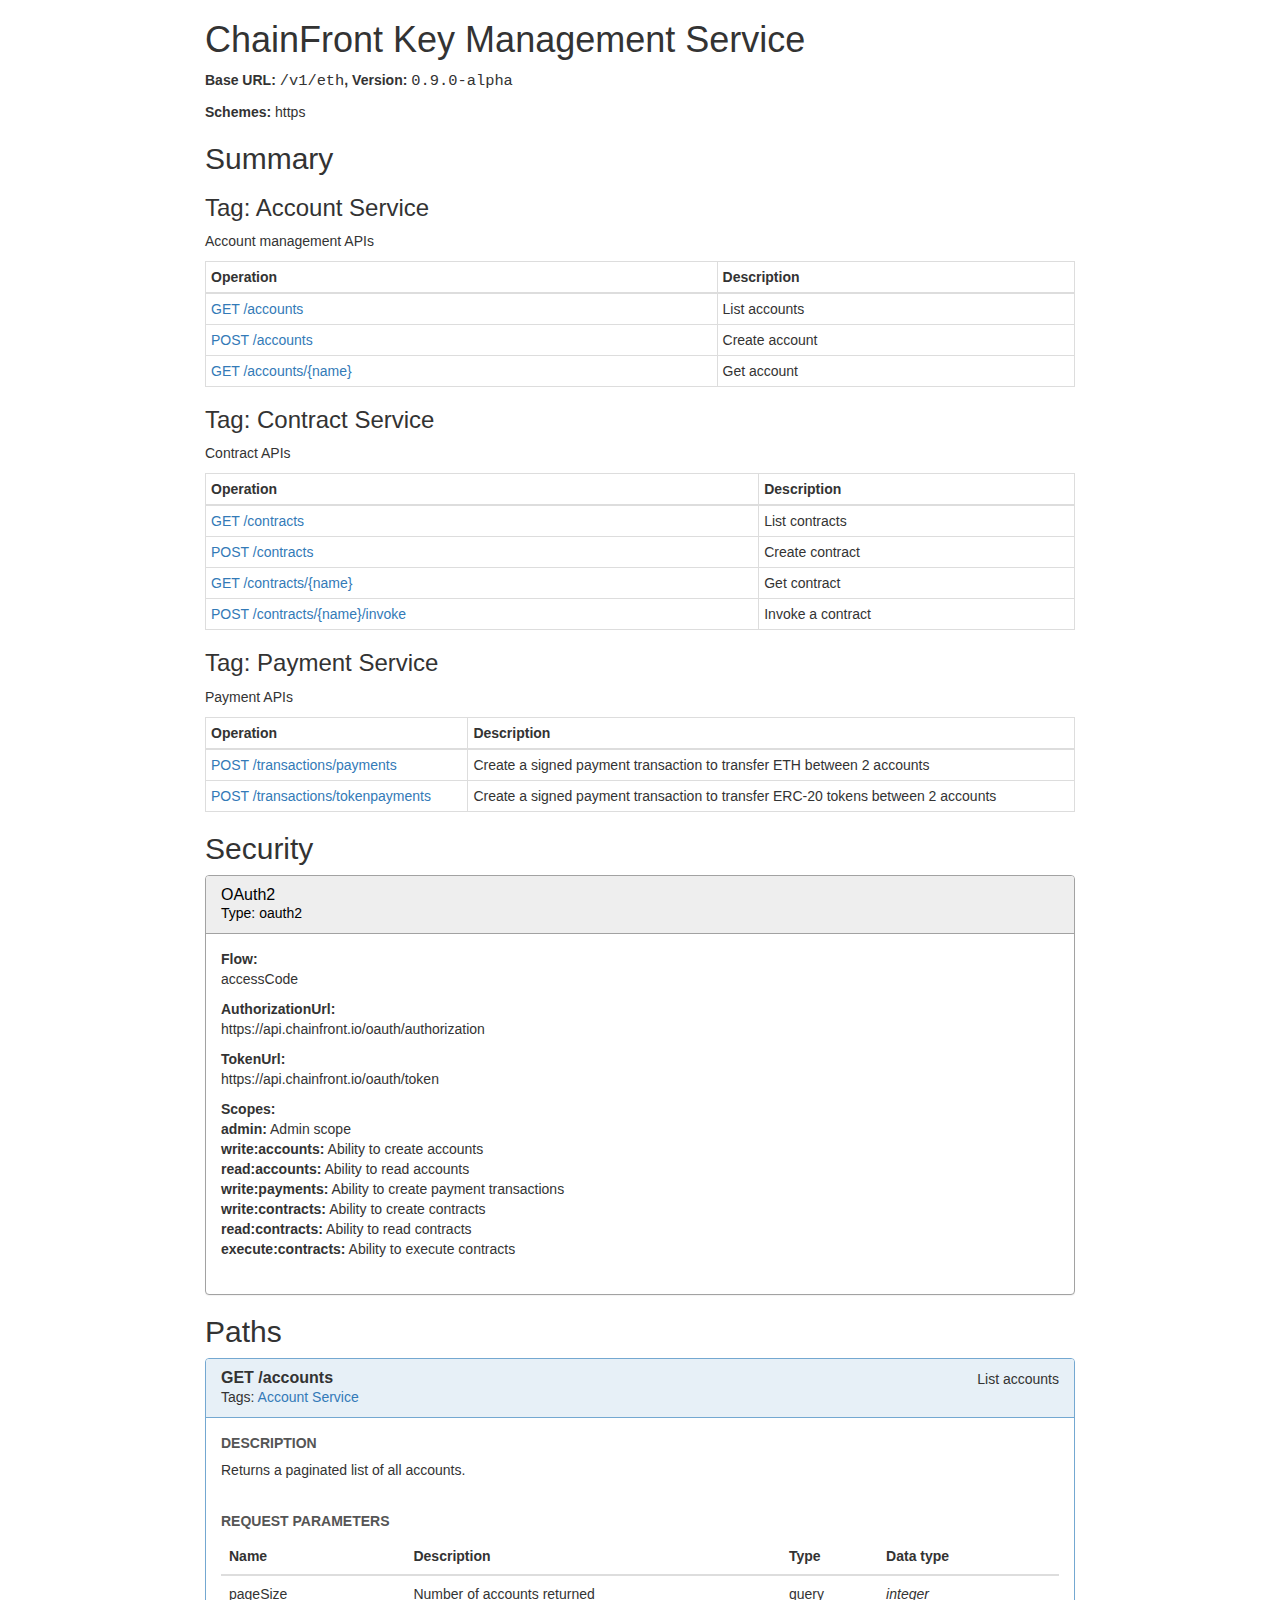
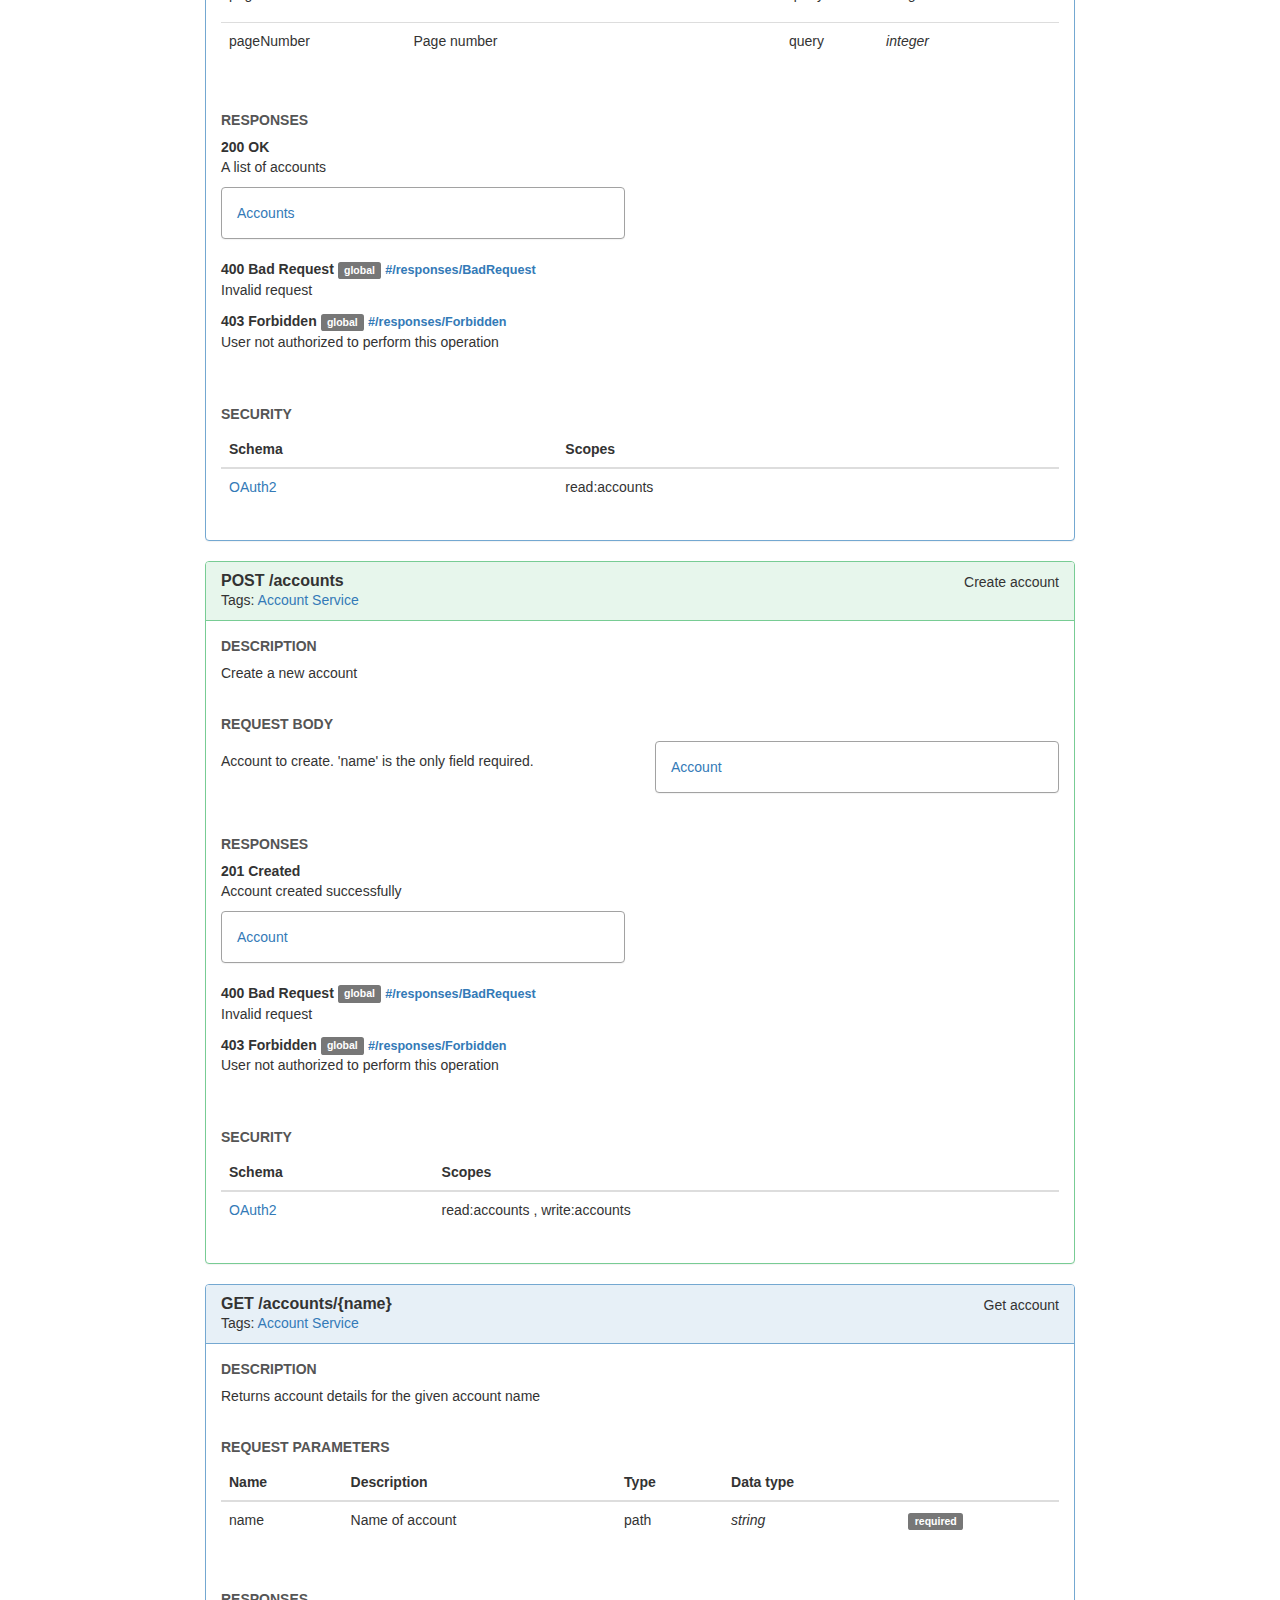
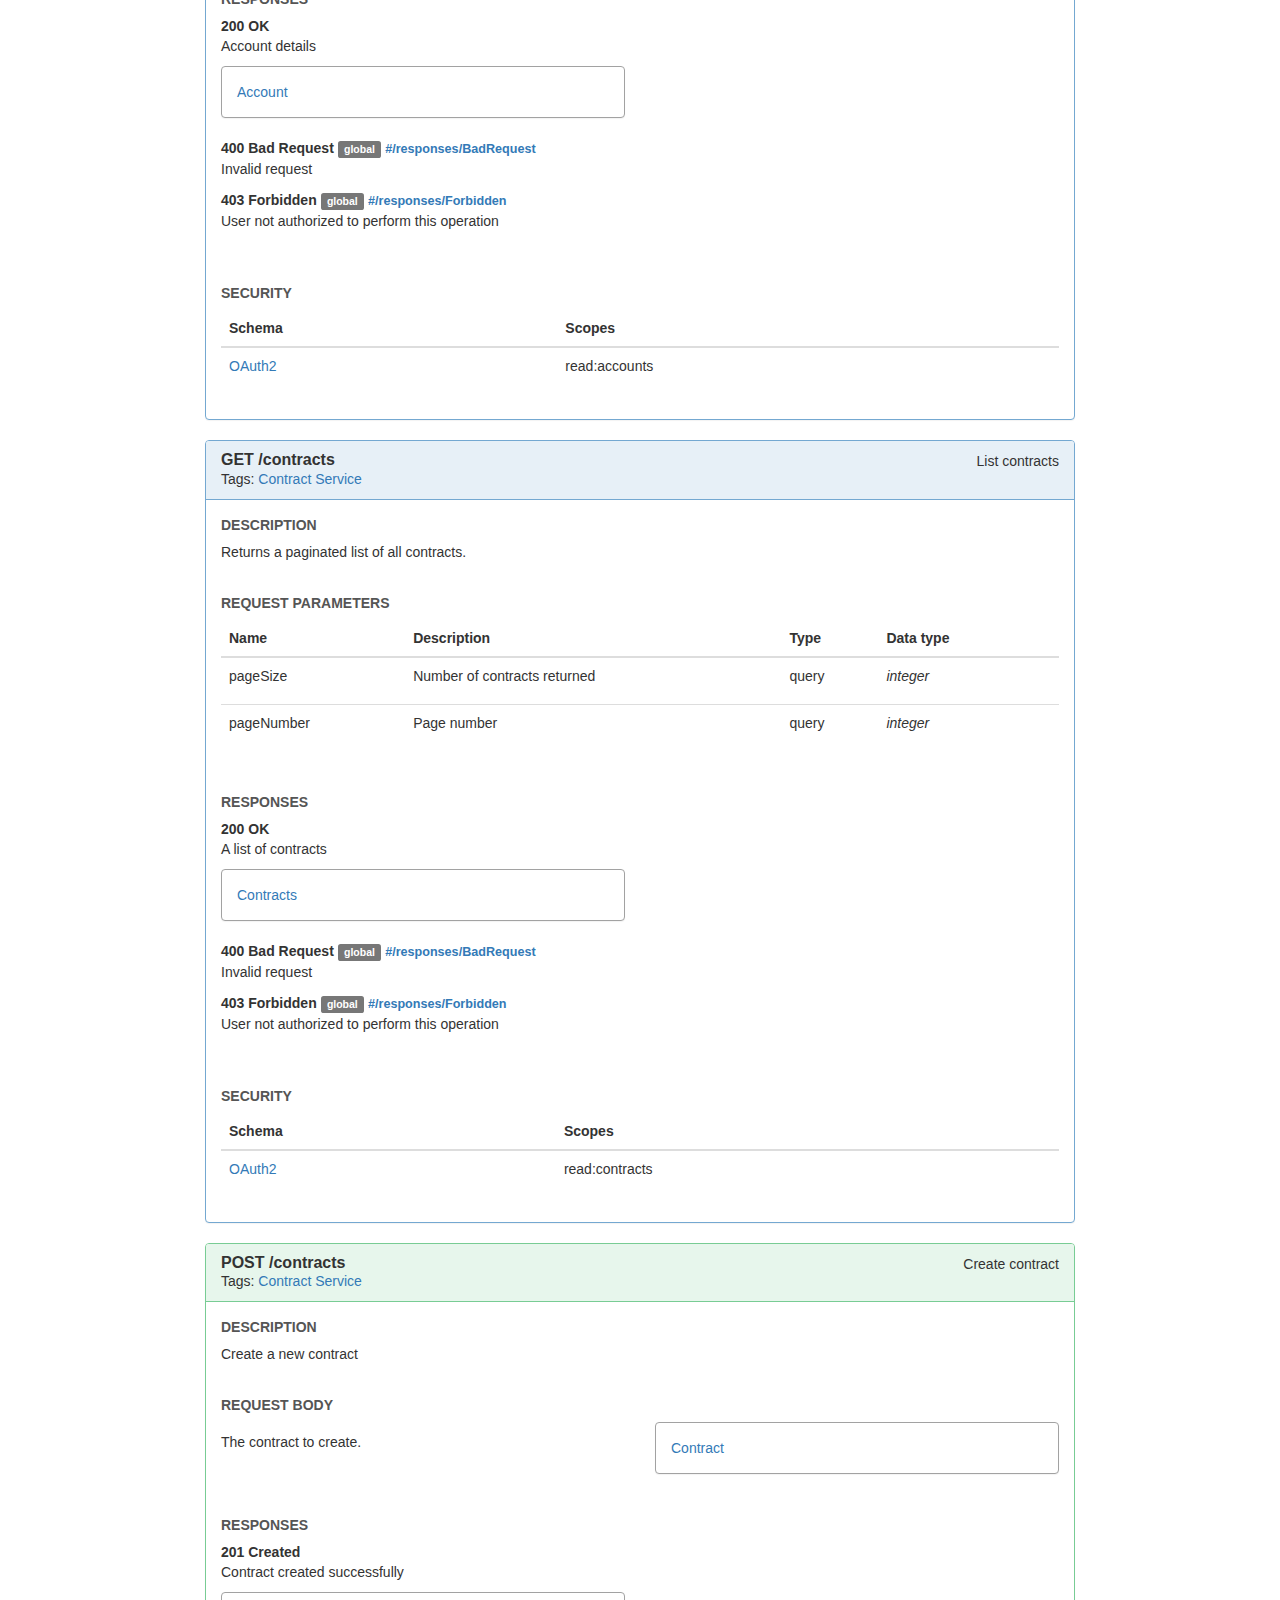
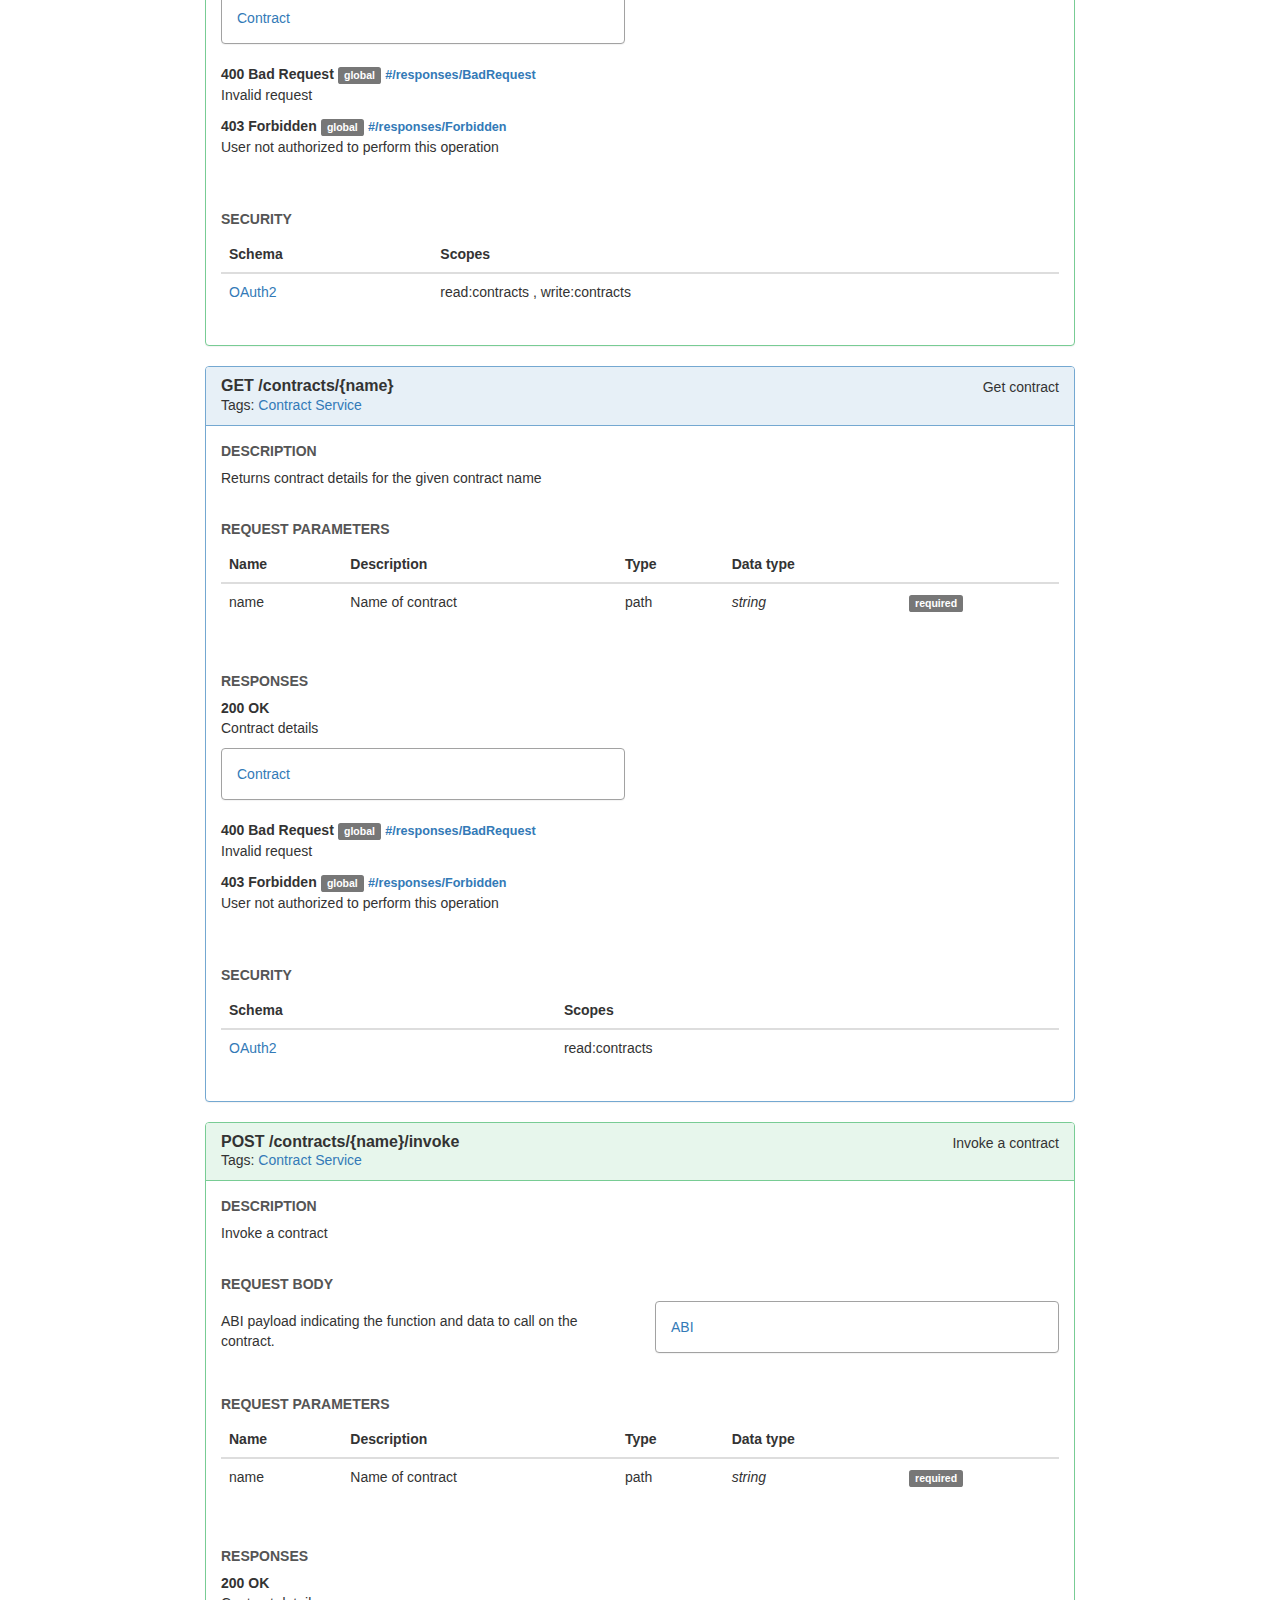
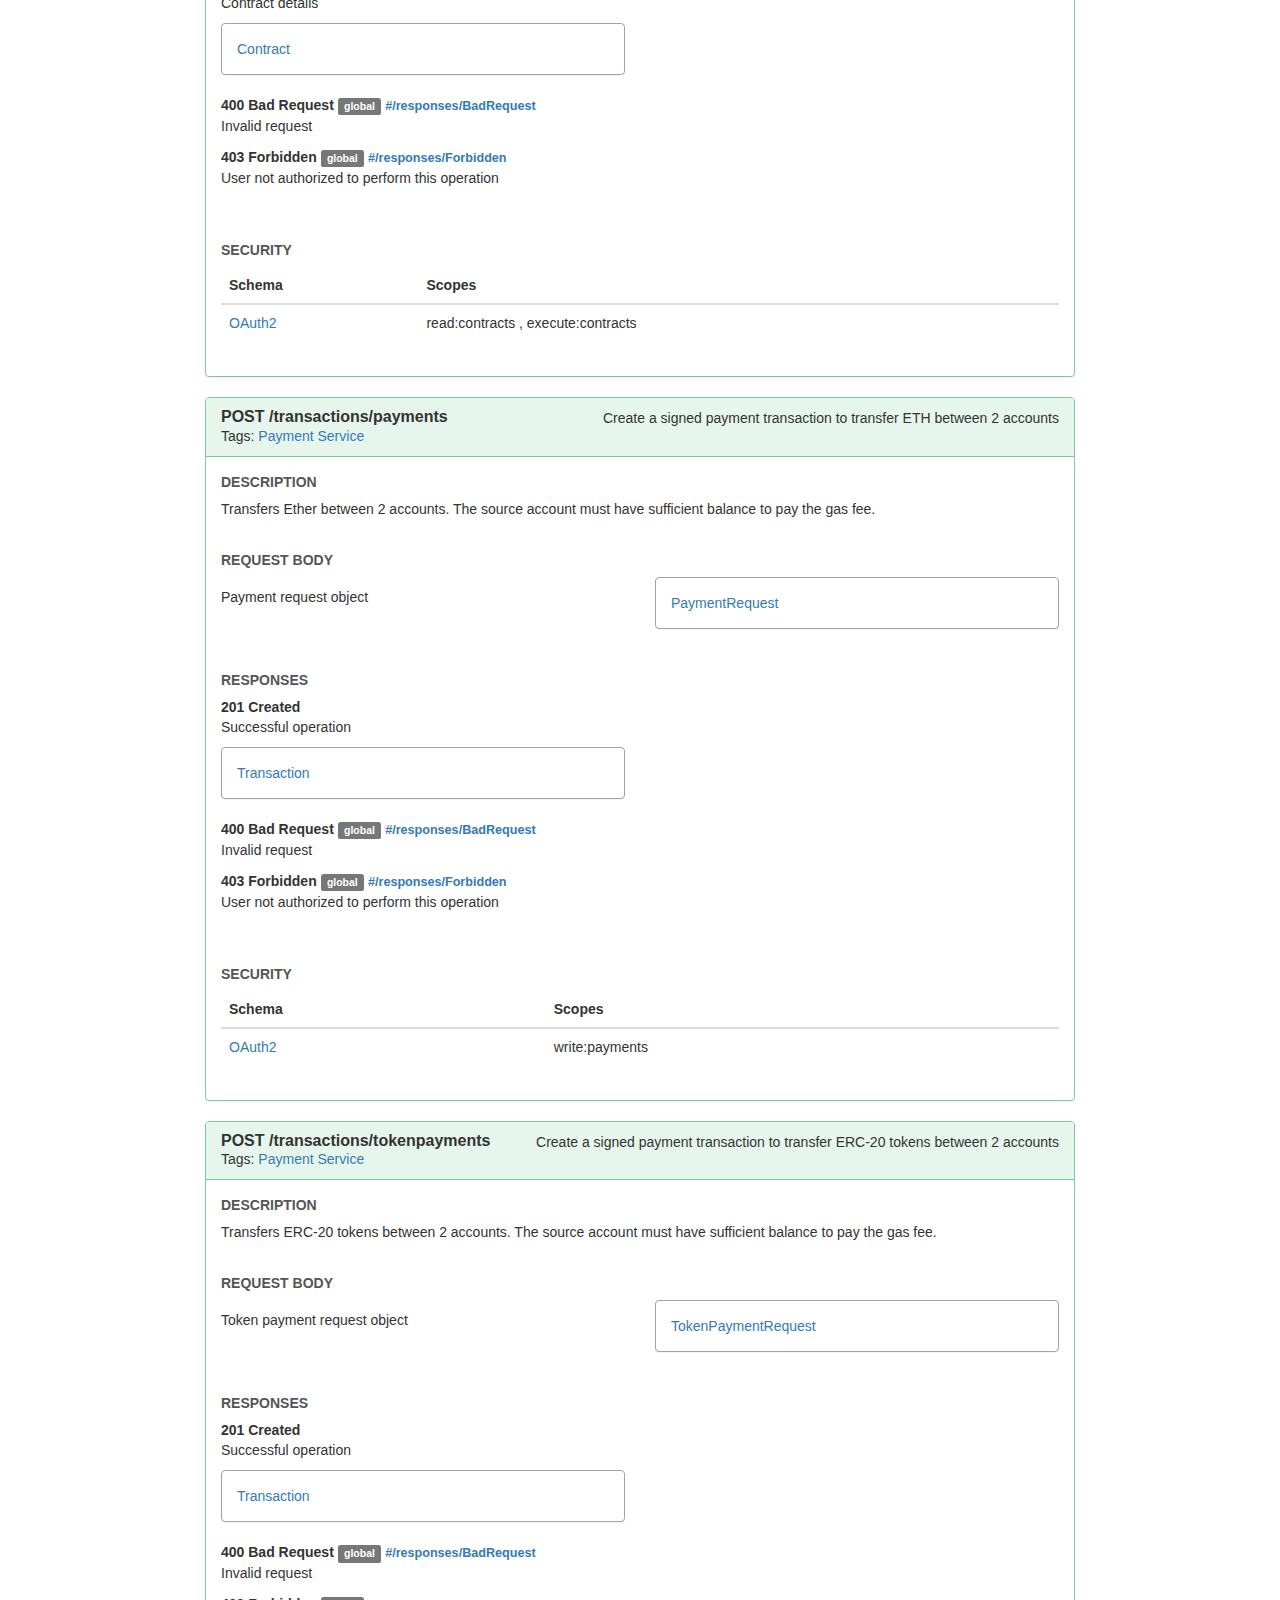
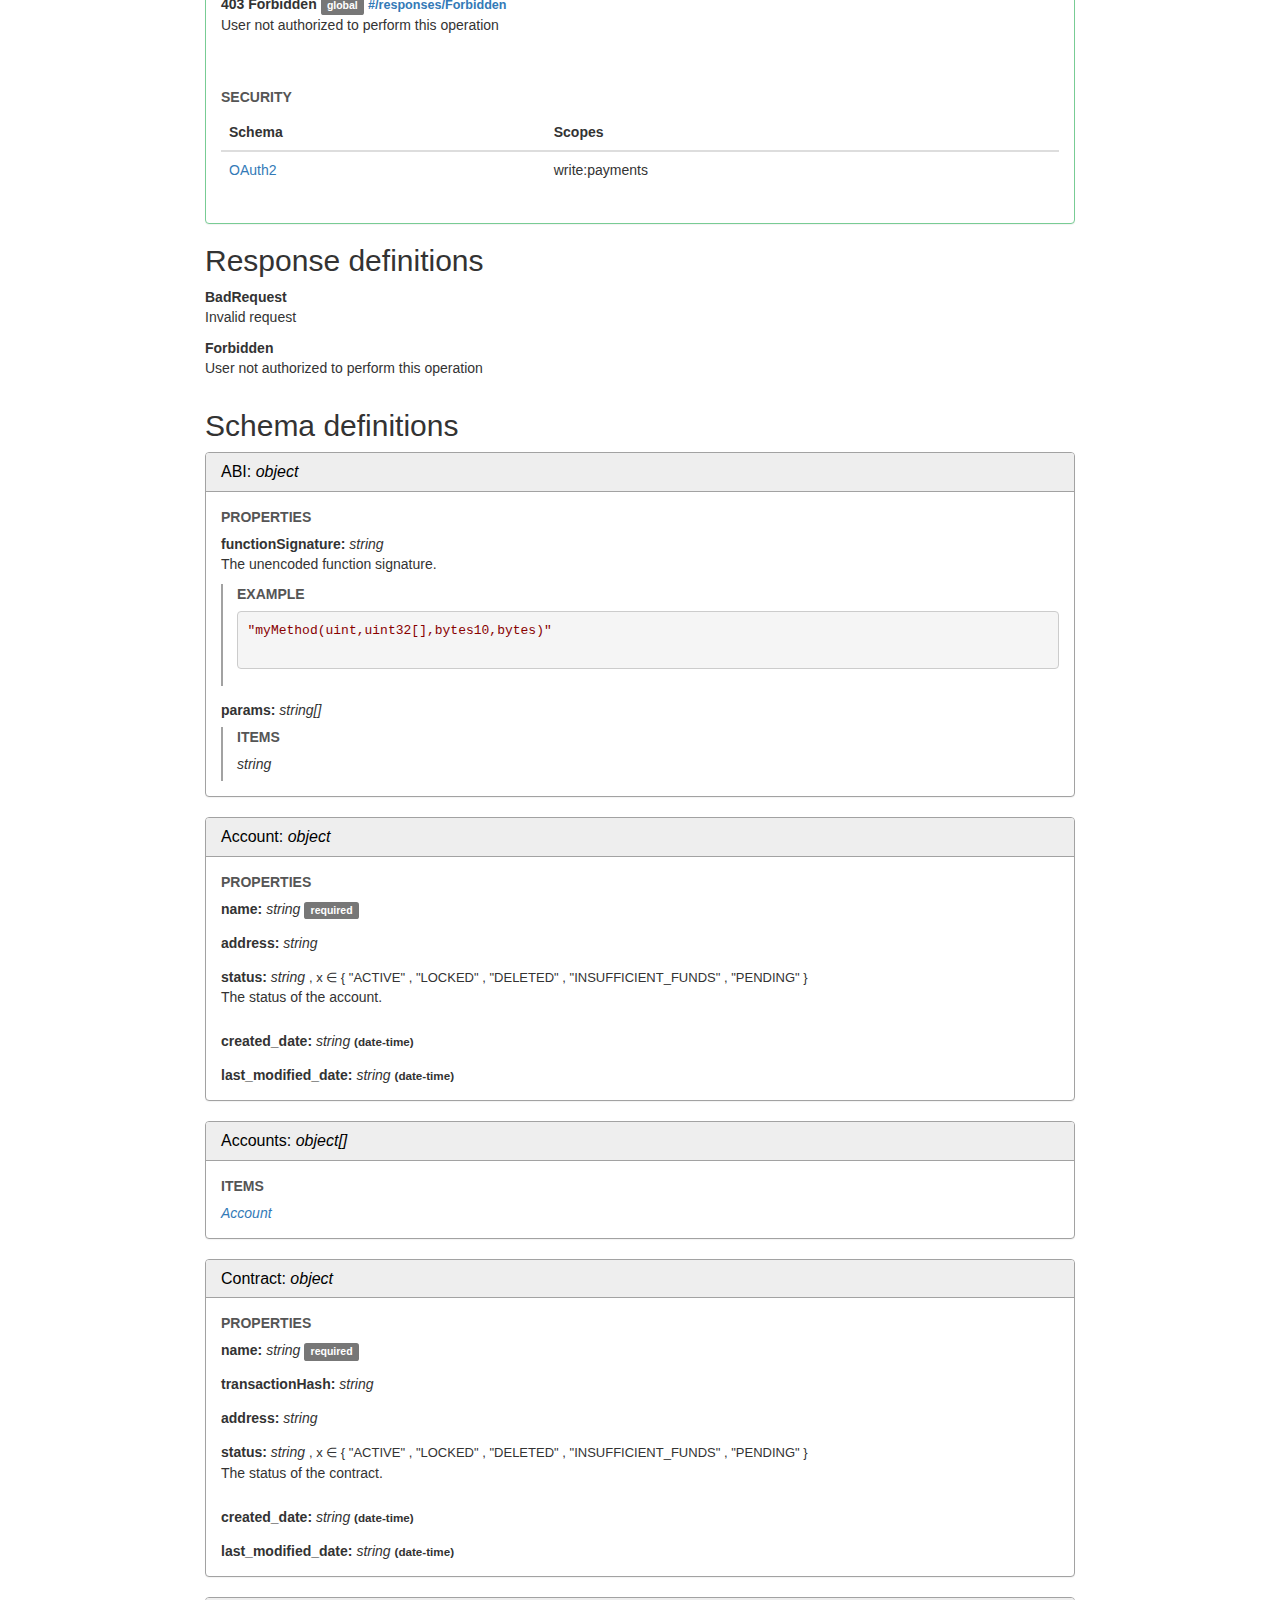
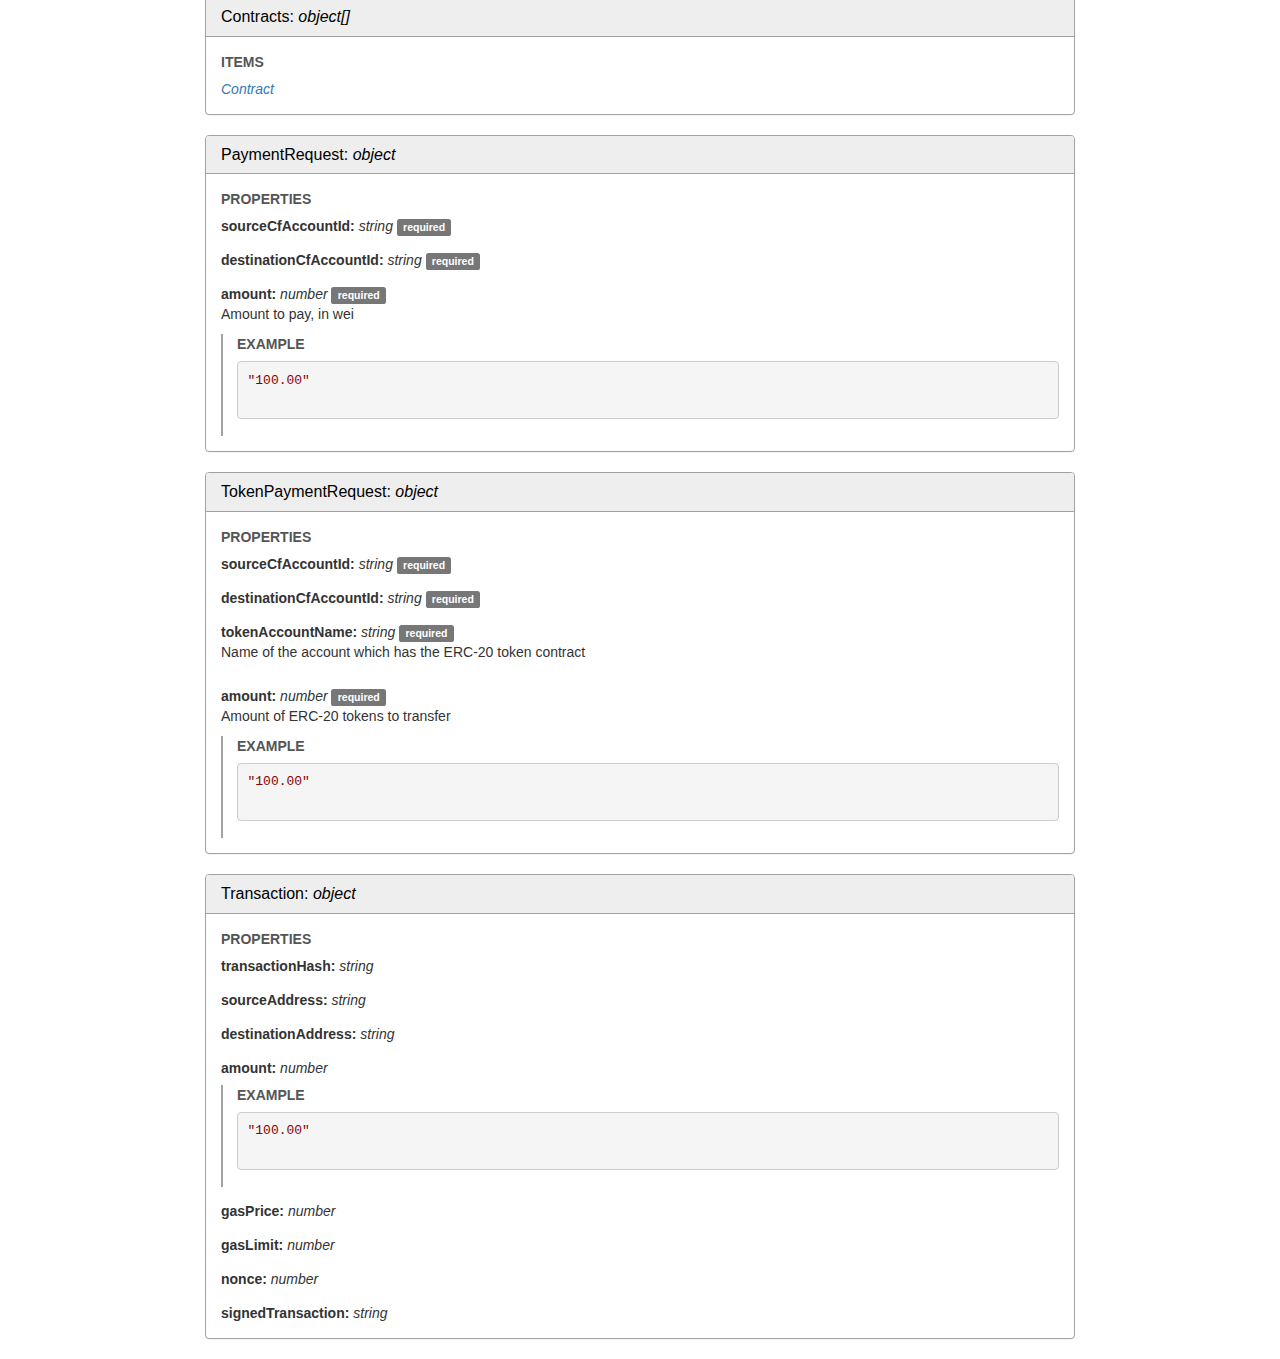
<file: src/main/docs/target/index.html>
<!--
  ~ Copyright (c) 2019 ChainFront LLC.
  ~
  ~ Licensed under the Apache License, Version 2.0 (the "License");
  ~ you may not use this file except in compliance with the License.
  ~ You may obtain a copy of the License at
  ~
  ~    http://www.apache.org/licenses/LICENSE-2.0
  ~
  ~ Unless required by applicable law or agreed to in writing, software
  ~ distributed under the License is distributed on an "AS IS" BASIS,
  ~ WITHOUT WARRANTIES OR CONDITIONS OF ANY KIND, either express or implied.
  ~ See the License for the specific language governing permissions and
  ~ limitations under the License.
  -->

<!DOCTYPE html>
<html>
    <head>
        <link rel="stylesheet" href="main.css">
        <meta charset="UTF-8">
        <title>ChainFront Key Management Service</title>
    </head>
    <body>
        <div class="container">
            <h1>ChainFront Key Management Service</h1>
            <p class="sw-info">
                Base URL: <span class="sw-info-basePath">/v1/eth</span>,
                Version: <span class="sw-info-version">0.9.0-alpha</span>
            </p>
            <p></p>


            <div id="sw-schemes" class="sw-default-value">
                <span class="sw-default-value-header">Schemes:</span>
                https
            </div>


            <h2 id="swagger--summary-tags">Summary</h2>
            <h3 id="tag-Account-Service" class="swagger-summary-tag">Tag: Account Service</h3>
            <p>Account management APIs</p>

            <p class="sw-tag-external-doc">
            </p>
            <table class="table table-bordered table-condensed swagger--summary">
                <thead>
                    <tr>
                        <th>Operation</th>
                        <th>Description</th>
                    </tr>
                </thead>
                <tbody>
                    <tr>
                        <td><a href="#operation--accounts-get">GET /accounts</a></td>
                        <td><p>List accounts</p>
                        </td>
                    </tr>
                    <tr>
                        <td><a href="#operation--accounts-post">POST /accounts</a></td>
                        <td><p>Create account</p>
                        </td>
                    </tr>
                    <tr>
                        <td><a href="#operation--accounts--name--get">GET /accounts/{name}</a></td>
                        <td><p>Get account</p>
                        </td>
                    </tr>
                </tbody>
            </table>
            <h3 id="tag-Contract-Service" class="swagger-summary-tag">Tag: Contract Service</h3>
            <p>Contract APIs</p>

            <p class="sw-tag-external-doc">
            </p>
            <table class="table table-bordered table-condensed swagger--summary">
                <thead>
                    <tr>
                        <th>Operation</th>
                        <th>Description</th>
                    </tr>
                </thead>
                <tbody>
                    <tr>
                        <td><a href="#operation--contracts-get">GET /contracts</a></td>
                        <td><p>List contracts</p>
                        </td>
                    </tr>
                    <tr>
                        <td><a href="#operation--contracts-post">POST /contracts</a></td>
                        <td><p>Create contract</p>
                        </td>
                    </tr>
                    <tr>
                        <td><a href="#operation--contracts--name--get">GET /contracts/{name}</a></td>
                        <td><p>Get contract</p>
                        </td>
                    </tr>
                    <tr>
                        <td><a href="#operation--contracts--name--invoke-post">POST /contracts/{name}/invoke</a></td>
                        <td><p>Invoke a contract</p>
                        </td>
                    </tr>
                </tbody>
            </table>
            <h3 id="tag-Payment-Service" class="swagger-summary-tag">Tag: Payment Service</h3>
            <p>Payment APIs</p>

            <p class="sw-tag-external-doc">
            </p>
            <table class="table table-bordered table-condensed swagger--summary">
                <thead>
                    <tr>
                        <th>Operation</th>
                        <th>Description</th>
                    </tr>
                </thead>
                <tbody>
                    <tr>
                        <td><a href="#operation--transactions-payments-post">POST /transactions/payments</a></td>
                        <td><p>Create a signed payment transaction to transfer ETH between 2 accounts</p>
                        </td>
                    </tr>
                    <tr>
                        <td><a href="#operation--transactions-tokenpayments-post">POST /transactions/tokenpayments</a>
                        </td>
                        <td><p>Create a signed payment transaction to transfer ERC-20 tokens between 2 accounts</p>
                        </td>
                    </tr>
                </tbody>
            </table>


            <h2>Security</h2>

            <div id="security-definition-OAuth2"
                 class="panel panel-security-definition panel-security-definition-oauth2">
                <div class="panel-heading">
                    <h3 class="panel-title"><span class="security-name">OAuth2</span></h3>
                    Type: oauth2
                </div>
                <div class="panel-body">
                    <section class="sw-security-properties">
                        <dl>
                            <dt class="security-property-name">Flow:</dt>
                            <dd class="security-property-type">
                                <div class="row">
                                    <div class="col-md-12"><p>accessCode</p></div>
                                </div>
                            </dd>
                            <dt class="security-property-name">AuthorizationUrl:</dt>
                            <dd class="security-property-type">
                                <div class="row">
                                    <div class="col-md-12"><p>https://api.chainfront.io/oauth/authorization</p></div>
                                </div>
                            </dd>
                            <dt class="security-property-name">TokenUrl:</dt>
                            <dd class="security-property-type">
                                <div class="row">
                                    <div class="col-md-12"><p>https://api.chainfront.io/oauth/token</p></div>
                                </div>
                            </dd>
                            <dt class="security-property-name">Scopes:</dt>
                            <dd class="security-property-type">
                                <div class="row">
                                    <div class="col-md-12"><strong>admin:</strong> Admin scope</div>
                                </div>
                            </dd>
                            <dd class="security-property-type">
                                <div class="row">
                                    <div class="col-md-12"><strong>write:accounts:</strong> Ability to create accounts
                                    </div>
                                </div>
                            </dd>
                            <dd class="security-property-type">
                                <div class="row">
                                    <div class="col-md-12"><strong>read:accounts:</strong> Ability to read accounts
                                    </div>
                                </div>
                            </dd>
                            <dd class="security-property-type">
                                <div class="row">
                                    <div class="col-md-12">
                                        <strong>write:payments:</strong> Ability to create payment transactions
                                    </div>
                                </div>
                            </dd>
                            <dd class="security-property-type">
                                <div class="row">
                                    <div class="col-md-12"><strong>write:contracts:</strong> Ability to create contracts
                                    </div>
                                </div>
                            </dd>
                            <dd class="security-property-type">
                                <div class="row">
                                    <div class="col-md-12"><strong>read:contracts:</strong> Ability to read contracts
                                    </div>
                                </div>
                            </dd>
                            <dd class="security-property-type">
                                <div class="row">
                                    <div class="col-md-12">
                                        <strong>execute:contracts:</strong> Ability to execute contracts
                                    </div>
                                </div>
                            </dd>
                            <p>
                        </dl>
                    </section>
                </div>
            </div>

            <h2>Paths</h2>


            <span id="path--accounts"></span>
            <div id="operation--accounts-get" class="swagger--panel-operation-get panel">
                <div class="panel-heading">
                    <div class="operation-summary">List accounts</div>
                    <h3 class="panel-title"><span class="operation-name">GET</span> <strong>/accounts</strong></h3>
                    Tags:
                    <a href="#tag-Account-Service">Account Service</a>
                </div>
                <div class="panel-body">
                    <section class="sw-operation-description">
                        <p>Returns a paginated list of all accounts.</p>

                    </section>


                    <section class="sw-request-params">
                        <table class="table">
                            <thead>
                                <tr>
                                    <th class="sw-param-name"></th>
                                    <th class="sw-param-description"></th>
                                    <th class="sw-param-type"></th>
                                    <th class="sw-param-data-type"></th>
                                    <th class="sw-param-annotation"></th>
                                </tr>
                            </thead>
                            <tbody>
                                <tr>
                                    <td>
                                        pageSize
                                    </td>
                                    <td><p>Number of accounts returned</p>
                                    </td>
                                    <td>query</td>
                                    <td>
                                        <span class="json-property-type">integer</span>
                                        <span class="json-property-range" title="Value limits"></span>

                                    </td>
                                    <td>
                                    </td>
                                </tr>
                                <tr>
                                    <td>
                                        pageNumber
                                    </td>
                                    <td><p>Page number</p>
                                    </td>
                                    <td>query</td>
                                    <td>
                                        <span class="json-property-type">integer</span>
                                        <span class="json-property-range" title="Value limits"></span>

                                    </td>
                                    <td>
                                    </td>
                                </tr>
                            </tbody>
                        </table>
                    </section>

                    <section class="sw-responses">

                        <dl>
                            <dt class="sw-response-200">
                                200 OK

                            </dt>
                            <dd class="sw-response-200">
                                <div class="row">
                                    <div class="col-md-12">
                                        <p>A list of accounts</p>

                                    </div>
                                </div>
                                <div class="row">

                                    <div class="col-md-6 sw-response-model">
                                        <div class="panel panel-definition">
                                            <div class="panel-body">
                                                <a class="json-schema-ref" href="#/definitions/Accounts">Accounts</a>
                                            </div>
                                        </div>
                                    </div>

                                </div>
                            </dd>
                            <dt class="sw-response-400">
                                400 Bad Request
                                <span class="swagger--global"></span> <span class="json-schema--reference"><a
                                href="#/responses/BadRequest">#/responses/BadRequest</a></span>

                            </dt>
                            <dd class="sw-response-400">
                                <div class="row">
                                    <div class="col-md-12">
                                        <p>Invalid request</p>

                                    </div>
                                </div>
                                <div class="row">

                                    <div class="col-md-6 sw-response-model">
                                    </div>

                                </div>
                            </dd>
                            <dt class="sw-response-403">
                                403 Forbidden
                                <span class="swagger--global"></span> <span class="json-schema--reference"><a
                                href="#/responses/Forbidden">#/responses/Forbidden</a></span>

                            </dt>
                            <dd class="sw-response-403">
                                <div class="row">
                                    <div class="col-md-12">
                                        <p>User not authorized to perform this operation</p>

                                    </div>
                                </div>
                                <div class="row">

                                    <div class="col-md-6 sw-response-model">
                                    </div>

                                </div>
                            </dd>
                        </dl>
                    </section>
                    <section class="sw-request-security">
                        <table class="table">
                            <thead>
                                <tr>
                                    <th class="sw-request-security-schema"></th>
                                    <th class="sw-request-security-scopes"></th>
                                </tr>
                            </thead>
                            <tbody>
                                <tr>
                                    <td><a href="#security-definition-OAuth2">OAuth2</a></td>
                                    <td>
                                        read:accounts
                                    </td>
                                </tr>
                            </tbody>
                        </table>
                    </section>
                </div>
            </div>
            <div id="operation--accounts-post" class="swagger--panel-operation-post panel">
                <div class="panel-heading">
                    <div class="operation-summary">Create account</div>
                    <h3 class="panel-title"><span class="operation-name">POST</span> <strong>/accounts</strong></h3>
                    Tags:
                    <a href="#tag-Account-Service">Account Service</a>
                </div>
                <div class="panel-body">
                    <section class="sw-operation-description">
                        <p>Create a new account</p>

                    </section>


                    <section class="sw-request-body">

                        <div class="row">
                            <div class="col-md-6">
                                <p>
                                <p>Account to create. &#39;name&#39; is the only field required.</p>
                                </p>
                            </div>
                            <div class="col-md-6 sw-request-model">
                                <div class="panel panel-definition">
                                    <div class="panel-body">
                                        <a class="json-schema-ref" href="#/definitions/Account">Account</a>
                                    </div>
                                </div>
                            </div>
                        </div>
                    </section>

                    <section class="sw-responses">

                        <dl>
                            <dt class="sw-response-201">
                                201 Created

                            </dt>
                            <dd class="sw-response-201">
                                <div class="row">
                                    <div class="col-md-12">
                                        <p>Account created successfully</p>

                                    </div>
                                </div>
                                <div class="row">

                                    <div class="col-md-6 sw-response-model">
                                        <div class="panel panel-definition">
                                            <div class="panel-body">
                                                <a class="json-schema-ref" href="#/definitions/Account">Account</a>
                                            </div>
                                        </div>
                                    </div>

                                </div>
                            </dd>
                            <dt class="sw-response-400">
                                400 Bad Request
                                <span class="swagger--global"></span> <span class="json-schema--reference"><a
                                href="#/responses/BadRequest">#/responses/BadRequest</a></span>

                            </dt>
                            <dd class="sw-response-400">
                                <div class="row">
                                    <div class="col-md-12">
                                        <p>Invalid request</p>

                                    </div>
                                </div>
                                <div class="row">

                                    <div class="col-md-6 sw-response-model">
                                    </div>

                                </div>
                            </dd>
                            <dt class="sw-response-403">
                                403 Forbidden
                                <span class="swagger--global"></span> <span class="json-schema--reference"><a
                                href="#/responses/Forbidden">#/responses/Forbidden</a></span>

                            </dt>
                            <dd class="sw-response-403">
                                <div class="row">
                                    <div class="col-md-12">
                                        <p>User not authorized to perform this operation</p>

                                    </div>
                                </div>
                                <div class="row">

                                    <div class="col-md-6 sw-response-model">
                                    </div>

                                </div>
                            </dd>
                        </dl>
                    </section>
                    <section class="sw-request-security">
                        <table class="table">
                            <thead>
                                <tr>
                                    <th class="sw-request-security-schema"></th>
                                    <th class="sw-request-security-scopes"></th>
                                </tr>
                            </thead>
                            <tbody>
                                <tr>
                                    <td><a href="#security-definition-OAuth2">OAuth2</a></td>
                                    <td>
                                        read:accounts
                                        , write:accounts
                                    </td>
                                </tr>
                            </tbody>
                        </table>
                    </section>
                </div>
            </div>

            <span id="path--accounts--name-"></span>
            <div id="operation--accounts--name--get" class="swagger--panel-operation-get panel">
                <div class="panel-heading">
                    <div class="operation-summary">Get account</div>
                    <h3 class="panel-title"><span class="operation-name">GET</span> <strong>/accounts/{name}</strong>
                    </h3>
                    Tags:
                    <a href="#tag-Account-Service">Account Service</a>
                </div>
                <div class="panel-body">
                    <section class="sw-operation-description">
                        <p>Returns account details for the given account name</p>

                    </section>


                    <section class="sw-request-params">
                        <table class="table">
                            <thead>
                                <tr>
                                    <th class="sw-param-name"></th>
                                    <th class="sw-param-description"></th>
                                    <th class="sw-param-type"></th>
                                    <th class="sw-param-data-type"></th>
                                    <th class="sw-param-annotation"></th>
                                </tr>
                            </thead>
                            <tbody>
                                <tr>
                                    <td>
                                        name
                                    </td>
                                    <td><p>Name of account</p>
                                    </td>
                                    <td>path</td>
                                    <td>
                                        <span class="json-property-type">string</span>
                                        <span class="json-property-range" title="Value limits"></span>

                                    </td>
                                    <td>
                                        <span class="json-property-required"></span>
                                    </td>
                                </tr>
                            </tbody>
                        </table>
                    </section>

                    <section class="sw-responses">

                        <dl>
                            <dt class="sw-response-200">
                                200 OK

                            </dt>
                            <dd class="sw-response-200">
                                <div class="row">
                                    <div class="col-md-12">
                                        <p>Account details</p>

                                    </div>
                                </div>
                                <div class="row">

                                    <div class="col-md-6 sw-response-model">
                                        <div class="panel panel-definition">
                                            <div class="panel-body">
                                                <a class="json-schema-ref" href="#/definitions/Account">Account</a>
                                            </div>
                                        </div>
                                    </div>

                                </div>
                            </dd>
                            <dt class="sw-response-400">
                                400 Bad Request
                                <span class="swagger--global"></span> <span class="json-schema--reference"><a
                                href="#/responses/BadRequest">#/responses/BadRequest</a></span>

                            </dt>
                            <dd class="sw-response-400">
                                <div class="row">
                                    <div class="col-md-12">
                                        <p>Invalid request</p>

                                    </div>
                                </div>
                                <div class="row">

                                    <div class="col-md-6 sw-response-model">
                                    </div>

                                </div>
                            </dd>
                            <dt class="sw-response-403">
                                403 Forbidden
                                <span class="swagger--global"></span> <span class="json-schema--reference"><a
                                href="#/responses/Forbidden">#/responses/Forbidden</a></span>

                            </dt>
                            <dd class="sw-response-403">
                                <div class="row">
                                    <div class="col-md-12">
                                        <p>User not authorized to perform this operation</p>

                                    </div>
                                </div>
                                <div class="row">

                                    <div class="col-md-6 sw-response-model">
                                    </div>

                                </div>
                            </dd>
                        </dl>
                    </section>
                    <section class="sw-request-security">
                        <table class="table">
                            <thead>
                                <tr>
                                    <th class="sw-request-security-schema"></th>
                                    <th class="sw-request-security-scopes"></th>
                                </tr>
                            </thead>
                            <tbody>
                                <tr>
                                    <td><a href="#security-definition-OAuth2">OAuth2</a></td>
                                    <td>
                                        read:accounts
                                    </td>
                                </tr>
                            </tbody>
                        </table>
                    </section>
                </div>
            </div>

            <span id="path--contracts"></span>
            <div id="operation--contracts-get" class="swagger--panel-operation-get panel">
                <div class="panel-heading">
                    <div class="operation-summary">List contracts</div>
                    <h3 class="panel-title"><span class="operation-name">GET</span> <strong>/contracts</strong></h3>
                    Tags:
                    <a href="#tag-Contract-Service">Contract Service</a>
                </div>
                <div class="panel-body">
                    <section class="sw-operation-description">
                        <p>Returns a paginated list of all contracts.</p>

                    </section>


                    <section class="sw-request-params">
                        <table class="table">
                            <thead>
                                <tr>
                                    <th class="sw-param-name"></th>
                                    <th class="sw-param-description"></th>
                                    <th class="sw-param-type"></th>
                                    <th class="sw-param-data-type"></th>
                                    <th class="sw-param-annotation"></th>
                                </tr>
                            </thead>
                            <tbody>
                                <tr>
                                    <td>
                                        pageSize
                                    </td>
                                    <td><p>Number of contracts returned</p>
                                    </td>
                                    <td>query</td>
                                    <td>
                                        <span class="json-property-type">integer</span>
                                        <span class="json-property-range" title="Value limits"></span>

                                    </td>
                                    <td>
                                    </td>
                                </tr>
                                <tr>
                                    <td>
                                        pageNumber
                                    </td>
                                    <td><p>Page number</p>
                                    </td>
                                    <td>query</td>
                                    <td>
                                        <span class="json-property-type">integer</span>
                                        <span class="json-property-range" title="Value limits"></span>

                                    </td>
                                    <td>
                                    </td>
                                </tr>
                            </tbody>
                        </table>
                    </section>

                    <section class="sw-responses">

                        <dl>
                            <dt class="sw-response-200">
                                200 OK

                            </dt>
                            <dd class="sw-response-200">
                                <div class="row">
                                    <div class="col-md-12">
                                        <p>A list of contracts</p>

                                    </div>
                                </div>
                                <div class="row">

                                    <div class="col-md-6 sw-response-model">
                                        <div class="panel panel-definition">
                                            <div class="panel-body">
                                                <a class="json-schema-ref" href="#/definitions/Contracts">Contracts</a>
                                            </div>
                                        </div>
                                    </div>

                                </div>
                            </dd>
                            <dt class="sw-response-400">
                                400 Bad Request
                                <span class="swagger--global"></span> <span class="json-schema--reference"><a
                                href="#/responses/BadRequest">#/responses/BadRequest</a></span>

                            </dt>
                            <dd class="sw-response-400">
                                <div class="row">
                                    <div class="col-md-12">
                                        <p>Invalid request</p>

                                    </div>
                                </div>
                                <div class="row">

                                    <div class="col-md-6 sw-response-model">
                                    </div>

                                </div>
                            </dd>
                            <dt class="sw-response-403">
                                403 Forbidden
                                <span class="swagger--global"></span> <span class="json-schema--reference"><a
                                href="#/responses/Forbidden">#/responses/Forbidden</a></span>

                            </dt>
                            <dd class="sw-response-403">
                                <div class="row">
                                    <div class="col-md-12">
                                        <p>User not authorized to perform this operation</p>

                                    </div>
                                </div>
                                <div class="row">

                                    <div class="col-md-6 sw-response-model">
                                    </div>

                                </div>
                            </dd>
                        </dl>
                    </section>
                    <section class="sw-request-security">
                        <table class="table">
                            <thead>
                                <tr>
                                    <th class="sw-request-security-schema"></th>
                                    <th class="sw-request-security-scopes"></th>
                                </tr>
                            </thead>
                            <tbody>
                                <tr>
                                    <td><a href="#security-definition-OAuth2">OAuth2</a></td>
                                    <td>
                                        read:contracts
                                    </td>
                                </tr>
                            </tbody>
                        </table>
                    </section>
                </div>
            </div>
            <div id="operation--contracts-post" class="swagger--panel-operation-post panel">
                <div class="panel-heading">
                    <div class="operation-summary">Create contract</div>
                    <h3 class="panel-title"><span class="operation-name">POST</span> <strong>/contracts</strong></h3>
                    Tags:
                    <a href="#tag-Contract-Service">Contract Service</a>
                </div>
                <div class="panel-body">
                    <section class="sw-operation-description">
                        <p>Create a new contract</p>

                    </section>


                    <section class="sw-request-body">

                        <div class="row">
                            <div class="col-md-6">
                                <p>
                                <p>The contract to create.</p>
                                </p>
                            </div>
                            <div class="col-md-6 sw-request-model">
                                <div class="panel panel-definition">
                                    <div class="panel-body">
                                        <a class="json-schema-ref" href="#/definitions/Contract">Contract</a>
                                    </div>
                                </div>
                            </div>
                        </div>
                    </section>

                    <section class="sw-responses">

                        <dl>
                            <dt class="sw-response-201">
                                201 Created

                            </dt>
                            <dd class="sw-response-201">
                                <div class="row">
                                    <div class="col-md-12">
                                        <p>Contract created successfully</p>

                                    </div>
                                </div>
                                <div class="row">

                                    <div class="col-md-6 sw-response-model">
                                        <div class="panel panel-definition">
                                            <div class="panel-body">
                                                <a class="json-schema-ref" href="#/definitions/Contract">Contract</a>
                                            </div>
                                        </div>
                                    </div>

                                </div>
                            </dd>
                            <dt class="sw-response-400">
                                400 Bad Request
                                <span class="swagger--global"></span> <span class="json-schema--reference"><a
                                href="#/responses/BadRequest">#/responses/BadRequest</a></span>

                            </dt>
                            <dd class="sw-response-400">
                                <div class="row">
                                    <div class="col-md-12">
                                        <p>Invalid request</p>

                                    </div>
                                </div>
                                <div class="row">

                                    <div class="col-md-6 sw-response-model">
                                    </div>

                                </div>
                            </dd>
                            <dt class="sw-response-403">
                                403 Forbidden
                                <span class="swagger--global"></span> <span class="json-schema--reference"><a
                                href="#/responses/Forbidden">#/responses/Forbidden</a></span>

                            </dt>
                            <dd class="sw-response-403">
                                <div class="row">
                                    <div class="col-md-12">
                                        <p>User not authorized to perform this operation</p>

                                    </div>
                                </div>
                                <div class="row">

                                    <div class="col-md-6 sw-response-model">
                                    </div>

                                </div>
                            </dd>
                        </dl>
                    </section>
                    <section class="sw-request-security">
                        <table class="table">
                            <thead>
                                <tr>
                                    <th class="sw-request-security-schema"></th>
                                    <th class="sw-request-security-scopes"></th>
                                </tr>
                            </thead>
                            <tbody>
                                <tr>
                                    <td><a href="#security-definition-OAuth2">OAuth2</a></td>
                                    <td>
                                        read:contracts
                                        , write:contracts
                                    </td>
                                </tr>
                            </tbody>
                        </table>
                    </section>
                </div>
            </div>

            <span id="path--contracts--name-"></span>
            <div id="operation--contracts--name--get" class="swagger--panel-operation-get panel">
                <div class="panel-heading">
                    <div class="operation-summary">Get contract</div>
                    <h3 class="panel-title"><span class="operation-name">GET</span> <strong>/contracts/{name}</strong>
                    </h3>
                    Tags:
                    <a href="#tag-Contract-Service">Contract Service</a>
                </div>
                <div class="panel-body">
                    <section class="sw-operation-description">
                        <p>Returns contract details for the given contract name</p>

                    </section>


                    <section class="sw-request-params">
                        <table class="table">
                            <thead>
                                <tr>
                                    <th class="sw-param-name"></th>
                                    <th class="sw-param-description"></th>
                                    <th class="sw-param-type"></th>
                                    <th class="sw-param-data-type"></th>
                                    <th class="sw-param-annotation"></th>
                                </tr>
                            </thead>
                            <tbody>
                                <tr>
                                    <td>
                                        name
                                    </td>
                                    <td><p>Name of contract</p>
                                    </td>
                                    <td>path</td>
                                    <td>
                                        <span class="json-property-type">string</span>
                                        <span class="json-property-range" title="Value limits"></span>

                                    </td>
                                    <td>
                                        <span class="json-property-required"></span>
                                    </td>
                                </tr>
                            </tbody>
                        </table>
                    </section>

                    <section class="sw-responses">

                        <dl>
                            <dt class="sw-response-200">
                                200 OK

                            </dt>
                            <dd class="sw-response-200">
                                <div class="row">
                                    <div class="col-md-12">
                                        <p>Contract details</p>

                                    </div>
                                </div>
                                <div class="row">

                                    <div class="col-md-6 sw-response-model">
                                        <div class="panel panel-definition">
                                            <div class="panel-body">
                                                <a class="json-schema-ref" href="#/definitions/Contract">Contract</a>
                                            </div>
                                        </div>
                                    </div>

                                </div>
                            </dd>
                            <dt class="sw-response-400">
                                400 Bad Request
                                <span class="swagger--global"></span> <span class="json-schema--reference"><a
                                href="#/responses/BadRequest">#/responses/BadRequest</a></span>

                            </dt>
                            <dd class="sw-response-400">
                                <div class="row">
                                    <div class="col-md-12">
                                        <p>Invalid request</p>

                                    </div>
                                </div>
                                <div class="row">

                                    <div class="col-md-6 sw-response-model">
                                    </div>

                                </div>
                            </dd>
                            <dt class="sw-response-403">
                                403 Forbidden
                                <span class="swagger--global"></span> <span class="json-schema--reference"><a
                                href="#/responses/Forbidden">#/responses/Forbidden</a></span>

                            </dt>
                            <dd class="sw-response-403">
                                <div class="row">
                                    <div class="col-md-12">
                                        <p>User not authorized to perform this operation</p>

                                    </div>
                                </div>
                                <div class="row">

                                    <div class="col-md-6 sw-response-model">
                                    </div>

                                </div>
                            </dd>
                        </dl>
                    </section>
                    <section class="sw-request-security">
                        <table class="table">
                            <thead>
                                <tr>
                                    <th class="sw-request-security-schema"></th>
                                    <th class="sw-request-security-scopes"></th>
                                </tr>
                            </thead>
                            <tbody>
                                <tr>
                                    <td><a href="#security-definition-OAuth2">OAuth2</a></td>
                                    <td>
                                        read:contracts
                                    </td>
                                </tr>
                            </tbody>
                        </table>
                    </section>
                </div>
            </div>

            <span id="path--contracts--name--invoke"></span>
            <div id="operation--contracts--name--invoke-post" class="swagger--panel-operation-post panel">
                <div class="panel-heading">
                    <div class="operation-summary">Invoke a contract</div>
                    <h3 class="panel-title"><span class="operation-name">POST</span>
                        <strong>/contracts/{name}/invoke</strong></h3>
                    Tags:
                    <a href="#tag-Contract-Service">Contract Service</a>
                </div>
                <div class="panel-body">
                    <section class="sw-operation-description">
                        <p>Invoke a contract</p>

                    </section>


                    <section class="sw-request-body">

                        <div class="row">
                            <div class="col-md-6">
                                <p>
                                <p>ABI payload indicating the function and data to call on the contract.</p>
                                </p>
                            </div>
                            <div class="col-md-6 sw-request-model">
                                <div class="panel panel-definition">
                                    <div class="panel-body">
                                        <a class="json-schema-ref" href="#/definitions/ABI">ABI</a>
                                    </div>
                                </div>
                            </div>
                        </div>
                    </section>
                    <section class="sw-request-params">
                        <table class="table">
                            <thead>
                                <tr>
                                    <th class="sw-param-name"></th>
                                    <th class="sw-param-description"></th>
                                    <th class="sw-param-type"></th>
                                    <th class="sw-param-data-type"></th>
                                    <th class="sw-param-annotation"></th>
                                </tr>
                            </thead>
                            <tbody>
                                <tr>
                                    <td>
                                        name
                                    </td>
                                    <td><p>Name of contract</p>
                                    </td>
                                    <td>path</td>
                                    <td>
                                        <span class="json-property-type">string</span>
                                        <span class="json-property-range" title="Value limits"></span>

                                    </td>
                                    <td>
                                        <span class="json-property-required"></span>
                                    </td>
                                </tr>
                            </tbody>
                        </table>
                    </section>

                    <section class="sw-responses">

                        <dl>
                            <dt class="sw-response-200">
                                200 OK

                            </dt>
                            <dd class="sw-response-200">
                                <div class="row">
                                    <div class="col-md-12">
                                        <p>Contract details</p>

                                    </div>
                                </div>
                                <div class="row">

                                    <div class="col-md-6 sw-response-model">
                                        <div class="panel panel-definition">
                                            <div class="panel-body">
                                                <a class="json-schema-ref" href="#/definitions/Contract">Contract</a>
                                            </div>
                                        </div>
                                    </div>

                                </div>
                            </dd>
                            <dt class="sw-response-400">
                                400 Bad Request
                                <span class="swagger--global"></span> <span class="json-schema--reference"><a
                                href="#/responses/BadRequest">#/responses/BadRequest</a></span>

                            </dt>
                            <dd class="sw-response-400">
                                <div class="row">
                                    <div class="col-md-12">
                                        <p>Invalid request</p>

                                    </div>
                                </div>
                                <div class="row">

                                    <div class="col-md-6 sw-response-model">
                                    </div>

                                </div>
                            </dd>
                            <dt class="sw-response-403">
                                403 Forbidden
                                <span class="swagger--global"></span> <span class="json-schema--reference"><a
                                href="#/responses/Forbidden">#/responses/Forbidden</a></span>

                            </dt>
                            <dd class="sw-response-403">
                                <div class="row">
                                    <div class="col-md-12">
                                        <p>User not authorized to perform this operation</p>

                                    </div>
                                </div>
                                <div class="row">

                                    <div class="col-md-6 sw-response-model">
                                    </div>

                                </div>
                            </dd>
                        </dl>
                    </section>
                    <section class="sw-request-security">
                        <table class="table">
                            <thead>
                                <tr>
                                    <th class="sw-request-security-schema"></th>
                                    <th class="sw-request-security-scopes"></th>
                                </tr>
                            </thead>
                            <tbody>
                                <tr>
                                    <td><a href="#security-definition-OAuth2">OAuth2</a></td>
                                    <td>
                                        read:contracts
                                        , execute:contracts
                                    </td>
                                </tr>
                            </tbody>
                        </table>
                    </section>
                </div>
            </div>

            <span id="path--transactions-payments"></span>
            <div id="operation--transactions-payments-post" class="swagger--panel-operation-post panel">
                <div class="panel-heading">
                    <div
                        class="operation-summary">Create a signed payment transaction to transfer ETH between 2 accounts
                    </div>
                    <h3 class="panel-title"><span class="operation-name">POST</span>
                        <strong>/transactions/payments</strong></h3>
                    Tags:
                    <a href="#tag-Payment-Service">Payment Service</a>
                </div>
                <div class="panel-body">
                    <section class="sw-operation-description">
                        <p>Transfers Ether between 2 accounts. The source account must have sufficient balance to pay the gas fee.</p>

                    </section>


                    <section class="sw-request-body">

                        <div class="row">
                            <div class="col-md-6">
                                <p>
                                <p>Payment request object</p>
                                </p>
                            </div>
                            <div class="col-md-6 sw-request-model">
                                <div class="panel panel-definition">
                                    <div class="panel-body">
                                        <a class="json-schema-ref"
                                           href="#/definitions/PaymentRequest">PaymentRequest</a>
                                    </div>
                                </div>
                            </div>
                        </div>
                    </section>

                    <section class="sw-responses">

                        <dl>
                            <dt class="sw-response-201">
                                201 Created

                            </dt>
                            <dd class="sw-response-201">
                                <div class="row">
                                    <div class="col-md-12">
                                        <p>Successful operation</p>

                                    </div>
                                </div>
                                <div class="row">

                                    <div class="col-md-6 sw-response-model">
                                        <div class="panel panel-definition">
                                            <div class="panel-body">
                                                <a class="json-schema-ref"
                                                   href="#/definitions/Transaction">Transaction</a>
                                            </div>
                                        </div>
                                    </div>

                                </div>
                            </dd>
                            <dt class="sw-response-400">
                                400 Bad Request
                                <span class="swagger--global"></span> <span class="json-schema--reference"><a
                                href="#/responses/BadRequest">#/responses/BadRequest</a></span>

                            </dt>
                            <dd class="sw-response-400">
                                <div class="row">
                                    <div class="col-md-12">
                                        <p>Invalid request</p>

                                    </div>
                                </div>
                                <div class="row">

                                    <div class="col-md-6 sw-response-model">
                                    </div>

                                </div>
                            </dd>
                            <dt class="sw-response-403">
                                403 Forbidden
                                <span class="swagger--global"></span> <span class="json-schema--reference"><a
                                href="#/responses/Forbidden">#/responses/Forbidden</a></span>

                            </dt>
                            <dd class="sw-response-403">
                                <div class="row">
                                    <div class="col-md-12">
                                        <p>User not authorized to perform this operation</p>

                                    </div>
                                </div>
                                <div class="row">

                                    <div class="col-md-6 sw-response-model">
                                    </div>

                                </div>
                            </dd>
                        </dl>
                    </section>
                    <section class="sw-request-security">
                        <table class="table">
                            <thead>
                                <tr>
                                    <th class="sw-request-security-schema"></th>
                                    <th class="sw-request-security-scopes"></th>
                                </tr>
                            </thead>
                            <tbody>
                                <tr>
                                    <td><a href="#security-definition-OAuth2">OAuth2</a></td>
                                    <td>
                                        write:payments
                                    </td>
                                </tr>
                            </tbody>
                        </table>
                    </section>
                </div>
            </div>

            <span id="path--transactions-tokenpayments"></span>
            <div id="operation--transactions-tokenpayments-post" class="swagger--panel-operation-post panel">
                <div class="panel-heading">
                    <div
                        class="operation-summary">Create a signed payment transaction to transfer ERC-20 tokens between 2 accounts
                    </div>
                    <h3 class="panel-title"><span class="operation-name">POST</span>
                        <strong>/transactions/tokenpayments</strong></h3>
                    Tags:
                    <a href="#tag-Payment-Service">Payment Service</a>
                </div>
                <div class="panel-body">
                    <section class="sw-operation-description">
                        <p>Transfers ERC-20 tokens between 2 accounts. The source account must have sufficient balance to pay the gas fee.</p>

                    </section>


                    <section class="sw-request-body">

                        <div class="row">
                            <div class="col-md-6">
                                <p>
                                <p>Token payment request object</p>
                                </p>
                            </div>
                            <div class="col-md-6 sw-request-model">
                                <div class="panel panel-definition">
                                    <div class="panel-body">
                                        <a class="json-schema-ref"
                                           href="#/definitions/TokenPaymentRequest">TokenPaymentRequest</a>
                                    </div>
                                </div>
                            </div>
                        </div>
                    </section>

                    <section class="sw-responses">

                        <dl>
                            <dt class="sw-response-201">
                                201 Created

                            </dt>
                            <dd class="sw-response-201">
                                <div class="row">
                                    <div class="col-md-12">
                                        <p>Successful operation</p>

                                    </div>
                                </div>
                                <div class="row">

                                    <div class="col-md-6 sw-response-model">
                                        <div class="panel panel-definition">
                                            <div class="panel-body">
                                                <a class="json-schema-ref"
                                                   href="#/definitions/Transaction">Transaction</a>
                                            </div>
                                        </div>
                                    </div>

                                </div>
                            </dd>
                            <dt class="sw-response-400">
                                400 Bad Request
                                <span class="swagger--global"></span> <span class="json-schema--reference"><a
                                href="#/responses/BadRequest">#/responses/BadRequest</a></span>

                            </dt>
                            <dd class="sw-response-400">
                                <div class="row">
                                    <div class="col-md-12">
                                        <p>Invalid request</p>

                                    </div>
                                </div>
                                <div class="row">

                                    <div class="col-md-6 sw-response-model">
                                    </div>

                                </div>
                            </dd>
                            <dt class="sw-response-403">
                                403 Forbidden
                                <span class="swagger--global"></span> <span class="json-schema--reference"><a
                                href="#/responses/Forbidden">#/responses/Forbidden</a></span>

                            </dt>
                            <dd class="sw-response-403">
                                <div class="row">
                                    <div class="col-md-12">
                                        <p>User not authorized to perform this operation</p>

                                    </div>
                                </div>
                                <div class="row">

                                    <div class="col-md-6 sw-response-model">
                                    </div>

                                </div>
                            </dd>
                        </dl>
                    </section>
                    <section class="sw-request-security">
                        <table class="table">
                            <thead>
                                <tr>
                                    <th class="sw-request-security-schema"></th>
                                    <th class="sw-request-security-scopes"></th>
                                </tr>
                            </thead>
                            <tbody>
                                <tr>
                                    <td><a href="#security-definition-OAuth2">OAuth2</a></td>
                                    <td>
                                        write:payments
                                    </td>
                                </tr>
                            </tbody>
                        </table>
                    </section>
                </div>
            </div>


            <h2>Response definitions</h2>

            <dl id="sw-response-definitions">
                <dt><a name="/responses/BadRequest"></a>BadRequest</dt>
                <dd>
                    <div class="row">
                        <div class="col-md-12">
                            <p>Invalid request</p>

                        </div>
                    </div>
                    <div class="row">

                        <div class="col-md-6 sw-response-model">
                        </div>

                    </div>
                </dd>
                <dt><a name="/responses/Forbidden"></a>Forbidden</dt>
                <dd>
                    <div class="row">
                        <div class="col-md-12">
                            <p>User not authorized to perform this operation</p>

                        </div>
                    </div>
                    <div class="row">

                        <div class="col-md-6 sw-response-model">
                        </div>

                    </div>
                </dd>
            </dl>


            <h2>Schema definitions</h2>


            <div id="definition-ABI" class="panel panel-definition">
                <div class="panel-heading">
                    <h3 class="panel-title"><a name="/definitions/ABI"></a>ABI:
                        <span class="json-property-type">
                <span class="json-property-type">object</span>
                <span class="json-property-range" title="Value limits"></span>
                
                </span>
                    </h3>
                </div>
                <div class="panel-body">

                    <section class="json-schema-properties">
                        <dl>
                            <dt data-property-name="functionSignature">
                                <span class="json-property-name">functionSignature:</span>

                                <span class="json-property-type">string</span>
                                <span class="json-property-range" title="Value limits"></span>

                            </dt>
                            <dd>
                                <p>The unencoded function signature.</p>

                                <div class="json-inner-schema">
                                    <section class="json-schema-example">
                                                            <pre><code class="lang-json"><span
                                                                class="hljs-string">&quot;myMethod(uint,uint32[],bytes10,bytes)&quot;</span>
                                                    </code></pre>

                                    </section>

                                </div>
                            </dd>
                            <dt data-property-name="params">
                                <span class="json-property-name">params:</span>

                                <span class="json-property-type">string[]</span>
                                <span class="json-property-range" title="Value limits"></span>

                            </dt>
                            <dd>

                                <div class="json-inner-schema">

                                    <section class="json-schema-array-items">

                                        <span class="json-property-type">string</span>
                                        <span class="json-property-range" title="Value limits"></span>

                                        <div class="json-inner-schema">

                                        </div>
                                    </section>
                                </div>
                            </dd>
                        </dl>
                    </section>
                </div>
            </div>
            <div id="definition-Account" class="panel panel-definition">
                <div class="panel-heading">
                    <h3 class="panel-title"><a name="/definitions/Account"></a>Account:
                        <span class="json-property-type">
                <span class="json-property-type">object</span>
                <span class="json-property-range" title="Value limits"></span>
                
                </span>
                    </h3>
                </div>
                <div class="panel-body">

                    <section class="json-schema-properties">
                        <dl>
                            <dt data-property-name="name">
                                <span class="json-property-name">name:</span>

                                <span class="json-property-type">string</span>
                                <span class="json-property-range" title="Value limits"></span>

                                <span class="json-property-required"></span>
                            </dt>
                            <dd>

                                <div class="json-inner-schema">

                                </div>
                            </dd>
                            <dt data-property-name="address">
                                <span class="json-property-name">address:</span>

                                <span class="json-property-type">string</span>
                                <span class="json-property-range" title="Value limits"></span>

                            </dt>
                            <dd>

                                <div class="json-inner-schema">

                                </div>
                            </dd>
                            <dt data-property-name="status">
                                <span class="json-property-name">status:</span>

                                <span class="json-property-type">string</span> <span class="json-property-enum"
                                                                                     title="Possible values">, x &isin; {
                                                                <span class="json-property-enum-item">ACTIVE</span>
                                                            ,
                                                                <span class="json-property-enum-item">LOCKED</span>
                                                            ,
                                                                <span class="json-property-enum-item">DELETED</span>
                                                            ,
                                                                <span
                                                                    class="json-property-enum-item">INSUFFICIENT_FUNDS</span>
                                                            ,
                                                                <span class="json-property-enum-item">PENDING</span>
                                                            
                                                        }
                                                        </span>
                                <span class="json-property-range" title="Value limits"></span>

                            </dt>
                            <dd>
                                <p>The status of the account.</p>

                                <div class="json-inner-schema">

                                </div>
                            </dd>
                            <dt data-property-name="created_date">
                                <span class="json-property-name">created_date:</span>

                                <span class="json-property-type">string</span> <span
                                class="json-property-format">(date-time)</span>
                                <span class="json-property-range" title="Value limits"></span>

                            </dt>
                            <dd>

                                <div class="json-inner-schema">

                                </div>
                            </dd>
                            <dt data-property-name="last_modified_date">
                                <span class="json-property-name">last_modified_date:</span>

                                <span class="json-property-type">string</span> <span
                                class="json-property-format">(date-time)</span>
                                <span class="json-property-range" title="Value limits"></span>

                            </dt>
                            <dd>

                                <div class="json-inner-schema">

                                </div>
                            </dd>
                        </dl>
                    </section>
                </div>
            </div>
            <div id="definition-Accounts" class="panel panel-definition">
                <div class="panel-heading">
                    <h3 class="panel-title"><a name="/definitions/Accounts"></a>Accounts:
                        <span class="json-property-type">
                <span class="json-property-type">object[]</span>
                <span class="json-property-range" title="Value limits"></span>
                
                </span>
                    </h3>
                </div>
                <div class="panel-body">

                    <section class="json-schema-array-items">
                                                
                                                <span class="json-property-type">    <a class="json-schema-ref"
                                                                                        href="#/definitions/Account">Account</a>
                                                </span>
                        <span class="json-property-range" title="Value limits"></span>

                        <div class="json-inner-schema">

                        </div>
                    </section>
                </div>
            </div>
            <div id="definition-Contract" class="panel panel-definition">
                <div class="panel-heading">
                    <h3 class="panel-title"><a name="/definitions/Contract"></a>Contract:
                        <span class="json-property-type">
                <span class="json-property-type">object</span>
                <span class="json-property-range" title="Value limits"></span>
                
                </span>
                    </h3>
                </div>
                <div class="panel-body">

                    <section class="json-schema-properties">
                        <dl>
                            <dt data-property-name="name">
                                <span class="json-property-name">name:</span>

                                <span class="json-property-type">string</span>
                                <span class="json-property-range" title="Value limits"></span>

                                <span class="json-property-required"></span>
                            </dt>
                            <dd>

                                <div class="json-inner-schema">

                                </div>
                            </dd>
                            <dt data-property-name="transactionHash">
                                <span class="json-property-name">transactionHash:</span>

                                <span class="json-property-type">string</span>
                                <span class="json-property-range" title="Value limits"></span>

                            </dt>
                            <dd>

                                <div class="json-inner-schema">

                                </div>
                            </dd>
                            <dt data-property-name="address">
                                <span class="json-property-name">address:</span>

                                <span class="json-property-type">string</span>
                                <span class="json-property-range" title="Value limits"></span>

                            </dt>
                            <dd>

                                <div class="json-inner-schema">

                                </div>
                            </dd>
                            <dt data-property-name="status">
                                <span class="json-property-name">status:</span>

                                <span class="json-property-type">string</span> <span class="json-property-enum"
                                                                                     title="Possible values">, x &isin; {
                                                                <span class="json-property-enum-item">ACTIVE</span>
                                                            ,
                                                                <span class="json-property-enum-item">LOCKED</span>
                                                            ,
                                                                <span class="json-property-enum-item">DELETED</span>
                                                            ,
                                                                <span
                                                                    class="json-property-enum-item">INSUFFICIENT_FUNDS</span>
                                                            ,
                                                                <span class="json-property-enum-item">PENDING</span>
                                                            
                                                        }
                                                        </span>
                                <span class="json-property-range" title="Value limits"></span>

                            </dt>
                            <dd>
                                <p>The status of the contract.</p>

                                <div class="json-inner-schema">

                                </div>
                            </dd>
                            <dt data-property-name="created_date">
                                <span class="json-property-name">created_date:</span>

                                <span class="json-property-type">string</span> <span
                                class="json-property-format">(date-time)</span>
                                <span class="json-property-range" title="Value limits"></span>

                            </dt>
                            <dd>

                                <div class="json-inner-schema">

                                </div>
                            </dd>
                            <dt data-property-name="last_modified_date">
                                <span class="json-property-name">last_modified_date:</span>

                                <span class="json-property-type">string</span> <span
                                class="json-property-format">(date-time)</span>
                                <span class="json-property-range" title="Value limits"></span>

                            </dt>
                            <dd>

                                <div class="json-inner-schema">

                                </div>
                            </dd>
                        </dl>
                    </section>
                </div>
            </div>
            <div id="definition-Contracts" class="panel panel-definition">
                <div class="panel-heading">
                    <h3 class="panel-title"><a name="/definitions/Contracts"></a>Contracts:
                        <span class="json-property-type">
                <span class="json-property-type">object[]</span>
                <span class="json-property-range" title="Value limits"></span>
                
                </span>
                    </h3>
                </div>
                <div class="panel-body">

                    <section class="json-schema-array-items">
                                                
                                                <span class="json-property-type">    <a class="json-schema-ref"
                                                                                        href="#/definitions/Contract">Contract</a>
                                                </span>
                        <span class="json-property-range" title="Value limits"></span>

                        <div class="json-inner-schema">

                        </div>
                    </section>
                </div>
            </div>
            <div id="definition-PaymentRequest" class="panel panel-definition">
                <div class="panel-heading">
                    <h3 class="panel-title"><a name="/definitions/PaymentRequest"></a>PaymentRequest:
                        <span class="json-property-type">
                <span class="json-property-type">object</span>
                <span class="json-property-range" title="Value limits"></span>
                
                </span>
                    </h3>
                </div>
                <div class="panel-body">

                    <section class="json-schema-properties">
                        <dl>
                            <dt data-property-name="sourceCfAccountId">
                                <span class="json-property-name">sourceCfAccountId:</span>

                                <span class="json-property-type">string</span>
                                <span class="json-property-range" title="Value limits"></span>

                                <span class="json-property-required"></span>
                            </dt>
                            <dd>

                                <div class="json-inner-schema">

                                </div>
                            </dd>
                            <dt data-property-name="destinationCfAccountId">
                                <span class="json-property-name">destinationCfAccountId:</span>

                                <span class="json-property-type">string</span>
                                <span class="json-property-range" title="Value limits"></span>

                                <span class="json-property-required"></span>
                            </dt>
                            <dd>

                                <div class="json-inner-schema">

                                </div>
                            </dd>
                            <dt data-property-name="amount">
                                <span class="json-property-name">amount:</span>

                                <span class="json-property-type">number</span>
                                <span class="json-property-range" title="Value limits"></span>

                                <span class="json-property-required"></span>
                            </dt>
                            <dd>
                                <p>Amount to pay, in wei</p>

                                <div class="json-inner-schema">
                                    <section class="json-schema-example">
                                                                <pre><code class="lang-json"><span
                                                                    class="hljs-string">&quot;100.00&quot;</span>
                                                        </code></pre>

                                    </section>

                                </div>
                            </dd>
                        </dl>
                    </section>
                </div>
            </div>
            <div id="definition-TokenPaymentRequest" class="panel panel-definition">
                <div class="panel-heading">
                    <h3 class="panel-title"><a name="/definitions/TokenPaymentRequest"></a>TokenPaymentRequest:
                        <span class="json-property-type">
                <span class="json-property-type">object</span>
                <span class="json-property-range" title="Value limits"></span>
                
                </span>
                    </h3>
                </div>
                <div class="panel-body">

                    <section class="json-schema-properties">
                        <dl>
                            <dt data-property-name="sourceCfAccountId">
                                <span class="json-property-name">sourceCfAccountId:</span>

                                <span class="json-property-type">string</span>
                                <span class="json-property-range" title="Value limits"></span>

                                <span class="json-property-required"></span>
                            </dt>
                            <dd>

                                <div class="json-inner-schema">

                                </div>
                            </dd>
                            <dt data-property-name="destinationCfAccountId">
                                <span class="json-property-name">destinationCfAccountId:</span>

                                <span class="json-property-type">string</span>
                                <span class="json-property-range" title="Value limits"></span>

                                <span class="json-property-required"></span>
                            </dt>
                            <dd>

                                <div class="json-inner-schema">

                                </div>
                            </dd>
                            <dt data-property-name="tokenAccountName">
                                <span class="json-property-name">tokenAccountName:</span>

                                <span class="json-property-type">string</span>
                                <span class="json-property-range" title="Value limits"></span>

                                <span class="json-property-required"></span>
                            </dt>
                            <dd>
                                <p>Name of the account which has the ERC-20 token contract</p>

                                <div class="json-inner-schema">

                                </div>
                            </dd>
                            <dt data-property-name="amount">
                                <span class="json-property-name">amount:</span>

                                <span class="json-property-type">number</span>
                                <span class="json-property-range" title="Value limits"></span>

                                <span class="json-property-required"></span>
                            </dt>
                            <dd>
                                <p>Amount of ERC-20 tokens to transfer</p>

                                <div class="json-inner-schema">
                                    <section class="json-schema-example">
                                                                <pre><code class="lang-json"><span
                                                                    class="hljs-string">&quot;100.00&quot;</span>
                                                        </code></pre>

                                    </section>

                                </div>
                            </dd>
                        </dl>
                    </section>
                </div>
            </div>
            <div id="definition-Transaction" class="panel panel-definition">
                <div class="panel-heading">
                    <h3 class="panel-title"><a name="/definitions/Transaction"></a>Transaction:
                        <span class="json-property-type">
                <span class="json-property-type">object</span>
                <span class="json-property-range" title="Value limits"></span>
                
                </span>
                    </h3>
                </div>
                <div class="panel-body">

                    <section class="json-schema-properties">
                        <dl>
                            <dt data-property-name="transactionHash">
                                <span class="json-property-name">transactionHash:</span>

                                <span class="json-property-type">string</span>
                                <span class="json-property-range" title="Value limits"></span>

                            </dt>
                            <dd>

                                <div class="json-inner-schema">

                                </div>
                            </dd>
                            <dt data-property-name="sourceAddress">
                                <span class="json-property-name">sourceAddress:</span>

                                <span class="json-property-type">string</span>
                                <span class="json-property-range" title="Value limits"></span>

                            </dt>
                            <dd>

                                <div class="json-inner-schema">

                                </div>
                            </dd>
                            <dt data-property-name="destinationAddress">
                                <span class="json-property-name">destinationAddress:</span>

                                <span class="json-property-type">string</span>
                                <span class="json-property-range" title="Value limits"></span>

                            </dt>
                            <dd>

                                <div class="json-inner-schema">

                                </div>
                            </dd>
                            <dt data-property-name="amount">
                                <span class="json-property-name">amount:</span>

                                <span class="json-property-type">number</span>
                                <span class="json-property-range" title="Value limits"></span>

                            </dt>
                            <dd>

                                <div class="json-inner-schema">
                                    <section class="json-schema-example">
                                                                <pre><code class="lang-json"><span
                                                                    class="hljs-string">&quot;100.00&quot;</span>
                                                        </code></pre>

                                    </section>

                                </div>
                            </dd>
                            <dt data-property-name="gasPrice">
                                <span class="json-property-name">gasPrice:</span>

                                <span class="json-property-type">number</span>
                                <span class="json-property-range" title="Value limits"></span>

                            </dt>
                            <dd>

                                <div class="json-inner-schema">

                                </div>
                            </dd>
                            <dt data-property-name="gasLimit">
                                <span class="json-property-name">gasLimit:</span>

                                <span class="json-property-type">number</span>
                                <span class="json-property-range" title="Value limits"></span>

                            </dt>
                            <dd>

                                <div class="json-inner-schema">

                                </div>
                            </dd>
                            <dt data-property-name="nonce">
                                <span class="json-property-name">nonce:</span>

                                <span class="json-property-type">number</span>
                                <span class="json-property-range" title="Value limits"></span>

                            </dt>
                            <dd>

                                <div class="json-inner-schema">

                                </div>
                            </dd>
                            <dt data-property-name="signedTransaction">
                                <span class="json-property-name">signedTransaction:</span>

                                <span class="json-property-type">string</span>
                                <span class="json-property-range" title="Value limits"></span>

                            </dt>
                            <dd>

                                <div class="json-inner-schema">

                                </div>
                            </dd>
                        </dl>
                    </section>
                </div>
            </div>
        </div>
        <script src="bundle.js" type="application/javascript"></script>
    </body>
</html>
</file>
<file: src/main/docs/target/main.css>
/*
 * Copyright (c) 2019 ChainFront LLC.
 *
 * Licensed under the Apache License, Version 2.0 (the "License");
 * you may not use this file except in compliance with the License.
 * You may obtain a copy of the License at
 *
 *    http://www.apache.org/licenses/LICENSE-2.0
 *
 * Unless required by applicable law or agreed to in writing, software
 * distributed under the License is distributed on an "AS IS" BASIS,
 * WITHOUT WARRANTIES OR CONDITIONS OF ANY KIND, either express or implied.
 * See the License for the specific language governing permissions and
 * limitations under the License.
 */html{font-family:sans-serif;-ms-text-size-adjust:100%;-webkit-text-size-adjust:100%}body{margin:0}article,aside,details,figcaption,figure,footer,header,hgroup,main,menu,nav,section,summary{display:block}audio,canvas,progress,video{display:inline-block;vertical-align:baseline}audio:not([controls]){display:none;height:0}[hidden],template{display:none}a{background-color:transparent}a:active,a:hover{outline:0}abbr[title]{border-bottom:1px dotted}b,strong{font-weight:bold}dfn{font-style:italic}h1{font-size:2em;margin:.67em 0}mark{background:#ff0;color:#000}small{font-size:80%}sub,sup{font-size:75%;line-height:0;position:relative;vertical-align:baseline}sup{top:-0.5em}sub{bottom:-0.25em}img{border:0}svg:not(:root){overflow:hidden}figure{margin:1em 40px}hr{box-sizing:content-box;height:0}pre{overflow:auto}code,kbd,pre,samp{font-family:monospace,monospace;font-size:1em}button,input,optgroup,select,textarea{color:inherit;font:inherit;margin:0}button{overflow:visible}button,select{text-transform:none}button,html input[type="button"],input[type="reset"],input[type="submit"]{-webkit-appearance:button;cursor:pointer}button[disabled],html input[disabled]{cursor:default}button::-moz-focus-inner,input::-moz-focus-inner{border:0;padding:0}input{line-height:normal}input[type="checkbox"],input[type="radio"]{box-sizing:border-box;padding:0}input[type="number"]::-webkit-inner-spin-button,input[type="number"]::-webkit-outer-spin-button{height:auto}input[type="search"]{-webkit-appearance:textfield;box-sizing:content-box}input[type="search"]::-webkit-search-cancel-button,input[type="search"]::-webkit-search-decoration{-webkit-appearance:none}fieldset{border:1px solid #c0c0c0;margin:0 2px;padding:.35em .625em .75em}legend{border:0;padding:0}textarea{overflow:auto}optgroup{font-weight:bold}table{border-collapse:collapse;border-spacing:0}td,th{padding:0}/*! Source: https://github.com/h5bp/html5-boilerplate/blob/master/src/css/main.css */@media print{*,*:before,*:after{background:transparent !important;color:#000 !important;box-shadow:none !important;text-shadow:none !important}a,a:visited{text-decoration:underline}a[href]:after{content:" (" attr(href) ")"}abbr[title]:after{content:" (" attr(title) ")"}a[href^="#"]:after,a[href^="javascript:"]:after{content:""}pre,blockquote{border:1px solid #999;page-break-inside:avoid}thead{display:table-header-group}tr,img{page-break-inside:avoid}img{max-width:100% !important}p,h2,h3{orphans:3;widows:3}h2,h3{page-break-after:avoid}.navbar{display:none}.btn>.caret,.dropup>.btn>.caret{border-top-color:#000 !important}.label{border:1px solid #000}.table{border-collapse:collapse !important}.table td,.table th{background-color:#fff !important}.table-bordered th,.table-bordered td{border:1px solid #ddd !important}}@font-face{font-family:'Glyphicons Halflings';src:url('../fonts/glyphicons-halflings-regular.eot');src:url('../fonts/glyphicons-halflings-regular.eot?#iefix') format('embedded-opentype'),url('../fonts/glyphicons-halflings-regular.woff2') format('woff2'),url('../fonts/glyphicons-halflings-regular.woff') format('woff'),url('../fonts/glyphicons-halflings-regular.ttf') format('truetype'),url('../fonts/glyphicons-halflings-regular.svg#glyphicons_halflingsregular') format('svg')}.glyphicon{position:relative;top:1px;display:inline-block;font-family:'Glyphicons Halflings';font-style:normal;font-weight:normal;line-height:1;-webkit-font-smoothing:antialiased;-moz-osx-font-smoothing:grayscale}.glyphicon-asterisk:before{content:"\002a"}.glyphicon-plus:before{content:"\002b"}.glyphicon-euro:before,.glyphicon-eur:before{content:"\20ac"}.glyphicon-minus:before{content:"\2212"}.glyphicon-cloud:before{content:"\2601"}.glyphicon-envelope:before{content:"\2709"}.glyphicon-pencil:before{content:"\270f"}.glyphicon-glass:before{content:"\e001"}.glyphicon-music:before{content:"\e002"}.glyphicon-search:before{content:"\e003"}.glyphicon-heart:before{content:"\e005"}.glyphicon-star:before{content:"\e006"}.glyphicon-star-empty:before{content:"\e007"}.glyphicon-user:before{content:"\e008"}.glyphicon-film:before{content:"\e009"}.glyphicon-th-large:before{content:"\e010"}.glyphicon-th:before{content:"\e011"}.glyphicon-th-list:before{content:"\e012"}.glyphicon-ok:before{content:"\e013"}.glyphicon-remove:before{content:"\e014"}.glyphicon-zoom-in:before{content:"\e015"}.glyphicon-zoom-out:before{content:"\e016"}.glyphicon-off:before{content:"\e017"}.glyphicon-signal:before{content:"\e018"}.glyphicon-cog:before{content:"\e019"}.glyphicon-trash:before{content:"\e020"}.glyphicon-home:before{content:"\e021"}.glyphicon-file:before{content:"\e022"}.glyphicon-time:before{content:"\e023"}.glyphicon-road:before{content:"\e024"}.glyphicon-download-alt:before{content:"\e025"}.glyphicon-download:before{content:"\e026"}.glyphicon-upload:before{content:"\e027"}.glyphicon-inbox:before{content:"\e028"}.glyphicon-play-circle:before{content:"\e029"}.glyphicon-repeat:before{content:"\e030"}.glyphicon-refresh:before{content:"\e031"}.glyphicon-list-alt:before{content:"\e032"}.glyphicon-lock:before{content:"\e033"}.glyphicon-flag:before{content:"\e034"}.glyphicon-headphones:before{content:"\e035"}.glyphicon-volume-off:before{content:"\e036"}.glyphicon-volume-down:before{content:"\e037"}.glyphicon-volume-up:before{content:"\e038"}.glyphicon-qrcode:before{content:"\e039"}.glyphicon-barcode:before{content:"\e040"}.glyphicon-tag:before{content:"\e041"}.glyphicon-tags:before{content:"\e042"}.glyphicon-book:before{content:"\e043"}.glyphicon-bookmark:before{content:"\e044"}.glyphicon-print:before{content:"\e045"}.glyphicon-camera:before{content:"\e046"}.glyphicon-font:before{content:"\e047"}.glyphicon-bold:before{content:"\e048"}.glyphicon-italic:before{content:"\e049"}.glyphicon-text-height:before{content:"\e050"}.glyphicon-text-width:before{content:"\e051"}.glyphicon-align-left:before{content:"\e052"}.glyphicon-align-center:before{content:"\e053"}.glyphicon-align-right:before{content:"\e054"}.glyphicon-align-justify:before{content:"\e055"}.glyphicon-list:before{content:"\e056"}.glyphicon-indent-left:before{content:"\e057"}.glyphicon-indent-right:before{content:"\e058"}.glyphicon-facetime-video:before{content:"\e059"}.glyphicon-picture:before{content:"\e060"}.glyphicon-map-marker:before{content:"\e062"}.glyphicon-adjust:before{content:"\e063"}.glyphicon-tint:before{content:"\e064"}.glyphicon-edit:before{content:"\e065"}.glyphicon-share:before{content:"\e066"}.glyphicon-check:before{content:"\e067"}.glyphicon-move:before{content:"\e068"}.glyphicon-step-backward:before{content:"\e069"}.glyphicon-fast-backward:before{content:"\e070"}.glyphicon-backward:before{content:"\e071"}.glyphicon-play:before{content:"\e072"}.glyphicon-pause:before{content:"\e073"}.glyphicon-stop:before{content:"\e074"}.glyphicon-forward:before{content:"\e075"}.glyphicon-fast-forward:before{content:"\e076"}.glyphicon-step-forward:before{content:"\e077"}.glyphicon-eject:before{content:"\e078"}.glyphicon-chevron-left:before{content:"\e079"}.glyphicon-chevron-right:before{content:"\e080"}.glyphicon-plus-sign:before{content:"\e081"}.glyphicon-minus-sign:before{content:"\e082"}.glyphicon-remove-sign:before{content:"\e083"}.glyphicon-ok-sign:before{content:"\e084"}.glyphicon-question-sign:before{content:"\e085"}.glyphicon-info-sign:before{content:"\e086"}.glyphicon-screenshot:before{content:"\e087"}.glyphicon-remove-circle:before{content:"\e088"}.glyphicon-ok-circle:before{content:"\e089"}.glyphicon-ban-circle:before{content:"\e090"}.glyphicon-arrow-left:before{content:"\e091"}.glyphicon-arrow-right:before{content:"\e092"}.glyphicon-arrow-up:before{content:"\e093"}.glyphicon-arrow-down:before{content:"\e094"}.glyphicon-share-alt:before{content:"\e095"}.glyphicon-resize-full:before{content:"\e096"}.glyphicon-resize-small:before{content:"\e097"}.glyphicon-exclamation-sign:before{content:"\e101"}.glyphicon-gift:before{content:"\e102"}.glyphicon-leaf:before{content:"\e103"}.glyphicon-fire:before{content:"\e104"}.glyphicon-eye-open:before{content:"\e105"}.glyphicon-eye-close:before{content:"\e106"}.glyphicon-warning-sign:before{content:"\e107"}.glyphicon-plane:before{content:"\e108"}.glyphicon-calendar:before{content:"\e109"}.glyphicon-random:before{content:"\e110"}.glyphicon-comment:before{content:"\e111"}.glyphicon-magnet:before{content:"\e112"}.glyphicon-chevron-up:before{content:"\e113"}.glyphicon-chevron-down:before{content:"\e114"}.glyphicon-retweet:before{content:"\e115"}.glyphicon-shopping-cart:before{content:"\e116"}.glyphicon-folder-close:before{content:"\e117"}.glyphicon-folder-open:before{content:"\e118"}.glyphicon-resize-vertical:before{content:"\e119"}.glyphicon-resize-horizontal:before{content:"\e120"}.glyphicon-hdd:before{content:"\e121"}.glyphicon-bullhorn:before{content:"\e122"}.glyphicon-bell:before{content:"\e123"}.glyphicon-certificate:before{content:"\e124"}.glyphicon-thumbs-up:before{content:"\e125"}.glyphicon-thumbs-down:before{content:"\e126"}.glyphicon-hand-right:before{content:"\e127"}.glyphicon-hand-left:before{content:"\e128"}.glyphicon-hand-up:before{content:"\e129"}.glyphicon-hand-down:before{content:"\e130"}.glyphicon-circle-arrow-right:before{content:"\e131"}.glyphicon-circle-arrow-left:before{content:"\e132"}.glyphicon-circle-arrow-up:before{content:"\e133"}.glyphicon-circle-arrow-down:before{content:"\e134"}.glyphicon-globe:before{content:"\e135"}.glyphicon-wrench:before{content:"\e136"}.glyphicon-tasks:before{content:"\e137"}.glyphicon-filter:before{content:"\e138"}.glyphicon-briefcase:before{content:"\e139"}.glyphicon-fullscreen:before{content:"\e140"}.glyphicon-dashboard:before{content:"\e141"}.glyphicon-paperclip:before{content:"\e142"}.glyphicon-heart-empty:before{content:"\e143"}.glyphicon-link:before{content:"\e144"}.glyphicon-phone:before{content:"\e145"}.glyphicon-pushpin:before{content:"\e146"}.glyphicon-usd:before{content:"\e148"}.glyphicon-gbp:before{content:"\e149"}.glyphicon-sort:before{content:"\e150"}.glyphicon-sort-by-alphabet:before{content:"\e151"}.glyphicon-sort-by-alphabet-alt:before{content:"\e152"}.glyphicon-sort-by-order:before{content:"\e153"}.glyphicon-sort-by-order-alt:before{content:"\e154"}.glyphicon-sort-by-attributes:before{content:"\e155"}.glyphicon-sort-by-attributes-alt:before{content:"\e156"}.glyphicon-unchecked:before{content:"\e157"}.glyphicon-expand:before{content:"\e158"}.glyphicon-collapse-down:before{content:"\e159"}.glyphicon-collapse-up:before{content:"\e160"}.glyphicon-log-in:before{content:"\e161"}.glyphicon-flash:before{content:"\e162"}.glyphicon-log-out:before{content:"\e163"}.glyphicon-new-window:before{content:"\e164"}.glyphicon-record:before{content:"\e165"}.glyphicon-save:before{content:"\e166"}.glyphicon-open:before{content:"\e167"}.glyphicon-saved:before{content:"\e168"}.glyphicon-import:before{content:"\e169"}.glyphicon-export:before{content:"\e170"}.glyphicon-send:before{content:"\e171"}.glyphicon-floppy-disk:before{content:"\e172"}.glyphicon-floppy-saved:before{content:"\e173"}.glyphicon-floppy-remove:before{content:"\e174"}.glyphicon-floppy-save:before{content:"\e175"}.glyphicon-floppy-open:before{content:"\e176"}.glyphicon-credit-card:before{content:"\e177"}.glyphicon-transfer:before{content:"\e178"}.glyphicon-cutlery:before{content:"\e179"}.glyphicon-header:before{content:"\e180"}.glyphicon-compressed:before{content:"\e181"}.glyphicon-earphone:before{content:"\e182"}.glyphicon-phone-alt:before{content:"\e183"}.glyphicon-tower:before{content:"\e184"}.glyphicon-stats:before{content:"\e185"}.glyphicon-sd-video:before{content:"\e186"}.glyphicon-hd-video:before{content:"\e187"}.glyphicon-subtitles:before{content:"\e188"}.glyphicon-sound-stereo:before{content:"\e189"}.glyphicon-sound-dolby:before{content:"\e190"}.glyphicon-sound-5-1:before{content:"\e191"}.glyphicon-sound-6-1:before{content:"\e192"}.glyphicon-sound-7-1:before{content:"\e193"}.glyphicon-copyright-mark:before{content:"\e194"}.glyphicon-registration-mark:before{content:"\e195"}.glyphicon-cloud-download:before{content:"\e197"}.glyphicon-cloud-upload:before{content:"\e198"}.glyphicon-tree-conifer:before{content:"\e199"}.glyphicon-tree-deciduous:before{content:"\e200"}.glyphicon-cd:before{content:"\e201"}.glyphicon-save-file:before{content:"\e202"}.glyphicon-open-file:before{content:"\e203"}.glyphicon-level-up:before{content:"\e204"}.glyphicon-copy:before{content:"\e205"}.glyphicon-paste:before{content:"\e206"}.glyphicon-alert:before{content:"\e209"}.glyphicon-equalizer:before{content:"\e210"}.glyphicon-king:before{content:"\e211"}.glyphicon-queen:before{content:"\e212"}.glyphicon-pawn:before{content:"\e213"}.glyphicon-bishop:before{content:"\e214"}.glyphicon-knight:before{content:"\e215"}.glyphicon-baby-formula:before{content:"\e216"}.glyphicon-tent:before{content:"\26fa"}.glyphicon-blackboard:before{content:"\e218"}.glyphicon-bed:before{content:"\e219"}.glyphicon-apple:before{content:"\f8ff"}.glyphicon-erase:before{content:"\e221"}.glyphicon-hourglass:before{content:"\231b"}.glyphicon-lamp:before{content:"\e223"}.glyphicon-duplicate:before{content:"\e224"}.glyphicon-piggy-bank:before{content:"\e225"}.glyphicon-scissors:before{content:"\e226"}.glyphicon-bitcoin:before{content:"\e227"}.glyphicon-btc:before{content:"\e227"}.glyphicon-xbt:before{content:"\e227"}.glyphicon-yen:before{content:"\00a5"}.glyphicon-jpy:before{content:"\00a5"}.glyphicon-ruble:before{content:"\20bd"}.glyphicon-rub:before{content:"\20bd"}.glyphicon-scale:before{content:"\e230"}.glyphicon-ice-lolly:before{content:"\e231"}.glyphicon-ice-lolly-tasted:before{content:"\e232"}.glyphicon-education:before{content:"\e233"}.glyphicon-option-horizontal:before{content:"\e234"}.glyphicon-option-vertical:before{content:"\e235"}.glyphicon-menu-hamburger:before{content:"\e236"}.glyphicon-modal-window:before{content:"\e237"}.glyphicon-oil:before{content:"\e238"}.glyphicon-grain:before{content:"\e239"}.glyphicon-sunglasses:before{content:"\e240"}.glyphicon-text-size:before{content:"\e241"}.glyphicon-text-color:before{content:"\e242"}.glyphicon-text-background:before{content:"\e243"}.glyphicon-object-align-top:before{content:"\e244"}.glyphicon-object-align-bottom:before{content:"\e245"}.glyphicon-object-align-horizontal:before{content:"\e246"}.glyphicon-object-align-left:before{content:"\e247"}.glyphicon-object-align-vertical:before{content:"\e248"}.glyphicon-object-align-right:before{content:"\e249"}.glyphicon-triangle-right:before{content:"\e250"}.glyphicon-triangle-left:before{content:"\e251"}.glyphicon-triangle-bottom:before{content:"\e252"}.glyphicon-triangle-top:before{content:"\e253"}.glyphicon-console:before{content:"\e254"}.glyphicon-superscript:before{content:"\e255"}.glyphicon-subscript:before{content:"\e256"}.glyphicon-menu-left:before{content:"\e257"}.glyphicon-menu-right:before{content:"\e258"}.glyphicon-menu-down:before{content:"\e259"}.glyphicon-menu-up:before{content:"\e260"}*{-webkit-box-sizing:border-box;-moz-box-sizing:border-box;box-sizing:border-box}*:before,*:after{-webkit-box-sizing:border-box;-moz-box-sizing:border-box;box-sizing:border-box}html{font-size:10px;-webkit-tap-highlight-color:rgba(0,0,0,0)}body{font-family:"Helvetica Neue",Helvetica,Arial,sans-serif;font-size:14px;line-height:1.42857143;color:#333;background-color:#fff}input,button,select,textarea{font-family:inherit;font-size:inherit;line-height:inherit}a{color:#337ab7;text-decoration:none}a:hover,a:focus{color:#23527c;text-decoration:underline}a:focus{outline:5px auto -webkit-focus-ring-color;outline-offset:-2px}figure{margin:0}img{vertical-align:middle}.img-responsive,.thumbnail>img,.thumbnail a>img,.carousel-inner>.item>img,.carousel-inner>.item>a>img{display:block;max-width:100%;height:auto}.img-rounded{border-radius:6px}.img-thumbnail{padding:4px;line-height:1.42857143;background-color:#fff;border:1px solid #ddd;border-radius:4px;-webkit-transition:all .2s ease-in-out;-o-transition:all .2s ease-in-out;transition:all .2s ease-in-out;display:inline-block;max-width:100%;height:auto}.img-circle{border-radius:50%}hr{margin-top:20px;margin-bottom:20px;border:0;border-top:1px solid #eee}.sr-only{position:absolute;width:1px;height:1px;margin:-1px;padding:0;overflow:hidden;clip:rect(0, 0, 0, 0);border:0}.sr-only-focusable:active,.sr-only-focusable:focus{position:static;width:auto;height:auto;margin:0;overflow:visible;clip:auto}[role="button"]{cursor:pointer}h1,h2,h3,h4,h5,h6,.h1,.h2,.h3,.h4,.h5,.h6{font-family:inherit;font-weight:500;line-height:1.1;color:inherit}h1 small,h2 small,h3 small,h4 small,h5 small,h6 small,.h1 small,.h2 small,.h3 small,.h4 small,.h5 small,.h6 small,h1 .small,h2 .small,h3 .small,h4 .small,h5 .small,h6 .small,.h1 .small,.h2 .small,.h3 .small,.h4 .small,.h5 .small,.h6 .small{font-weight:normal;line-height:1;color:#777}h1,.h1,h2,.h2,h3,.h3{margin-top:20px;margin-bottom:10px}h1 small,.h1 small,h2 small,.h2 small,h3 small,.h3 small,h1 .small,.h1 .small,h2 .small,.h2 .small,h3 .small,.h3 .small{font-size:65%}h4,.h4,h5,.h5,h6,.h6{margin-top:10px;margin-bottom:10px}h4 small,.h4 small,h5 small,.h5 small,h6 small,.h6 small,h4 .small,.h4 .small,h5 .small,.h5 .small,h6 .small,.h6 .small{font-size:75%}h1,.h1{font-size:36px}h2,.h2{font-size:30px}h3,.h3{font-size:24px}h4,.h4{font-size:18px}h5,.h5{font-size:14px}h6,.h6{font-size:12px}p{margin:0 0 10px}.lead{margin-bottom:20px;font-size:16px;font-weight:300;line-height:1.4}@media (min-width:768px){.lead{font-size:21px}}small,.small{font-size:85%}mark,.mark{background-color:#fcf8e3;padding:.2em}.text-left{text-align:left}.text-right{text-align:right}.text-center{text-align:center}.text-justify{text-align:justify}.text-nowrap{white-space:nowrap}.text-lowercase{text-transform:lowercase}.text-uppercase{text-transform:uppercase}.text-capitalize{text-transform:capitalize}.text-muted{color:#777}.text-primary{color:#337ab7}a.text-primary:hover,a.text-primary:focus{color:#286090}.text-success{color:#3c763d}a.text-success:hover,a.text-success:focus{color:#2b542c}.text-info{color:#31708f}a.text-info:hover,a.text-info:focus{color:#245269}.text-warning{color:#8a6d3b}a.text-warning:hover,a.text-warning:focus{color:#66512c}.text-danger{color:#a94442}a.text-danger:hover,a.text-danger:focus{color:#843534}.bg-primary{color:#fff;background-color:#337ab7}a.bg-primary:hover,a.bg-primary:focus{background-color:#286090}.bg-success{background-color:#dff0d8}a.bg-success:hover,a.bg-success:focus{background-color:#c1e2b3}.bg-info{background-color:#d9edf7}a.bg-info:hover,a.bg-info:focus{background-color:#afd9ee}.bg-warning{background-color:#fcf8e3}a.bg-warning:hover,a.bg-warning:focus{background-color:#f7ecb5}.bg-danger{background-color:#f2dede}a.bg-danger:hover,a.bg-danger:focus{background-color:#e4b9b9}.page-header{padding-bottom:9px;margin:40px 0 20px;border-bottom:1px solid #eee}ul,ol{margin-top:0;margin-bottom:10px}ul ul,ol ul,ul ol,ol ol{margin-bottom:0}.list-unstyled{padding-left:0;list-style:none}.list-inline{padding-left:0;list-style:none;margin-left:-5px}.list-inline>li{display:inline-block;padding-left:5px;padding-right:5px}dl{margin-top:0;margin-bottom:20px}dt,dd{line-height:1.42857143}dt{font-weight:bold}dd{margin-left:0}@media (min-width:768px){.dl-horizontal dt{float:left;width:160px;clear:left;text-align:right;overflow:hidden;text-overflow:ellipsis;white-space:nowrap}.dl-horizontal dd{margin-left:180px}}abbr[title],abbr[data-original-title]{cursor:help;border-bottom:1px dotted #777}.initialism{font-size:90%;text-transform:uppercase}blockquote{padding:10px 20px;margin:0 0 20px;font-size:17.5px;border-left:5px solid #eee}blockquote p:last-child,blockquote ul:last-child,blockquote ol:last-child{margin-bottom:0}blockquote footer,blockquote small,blockquote .small{display:block;font-size:80%;line-height:1.42857143;color:#777}blockquote footer:before,blockquote small:before,blockquote .small:before{content:'\2014 \00A0'}.blockquote-reverse,blockquote.pull-right{padding-right:15px;padding-left:0;border-right:5px solid #eee;border-left:0;text-align:right}.blockquote-reverse footer:before,blockquote.pull-right footer:before,.blockquote-reverse small:before,blockquote.pull-right small:before,.blockquote-reverse .small:before,blockquote.pull-right .small:before{content:''}.blockquote-reverse footer:after,blockquote.pull-right footer:after,.blockquote-reverse small:after,blockquote.pull-right small:after,.blockquote-reverse .small:after,blockquote.pull-right .small:after{content:'\00A0 \2014'}address{margin-bottom:20px;font-style:normal;line-height:1.42857143}code,kbd,pre,samp{font-family:Menlo,Monaco,Consolas,"Courier New",monospace}code{padding:2px 4px;font-size:90%;color:#c7254e;background-color:#f9f2f4;border-radius:4px}kbd{padding:2px 4px;font-size:90%;color:#fff;background-color:#333;border-radius:3px;box-shadow:inset 0 -1px 0 rgba(0,0,0,0.25)}kbd kbd{padding:0;font-size:100%;font-weight:bold;box-shadow:none}pre{display:block;padding:9.5px;margin:0 0 10px;font-size:13px;line-height:1.42857143;word-break:break-all;word-wrap:break-word;color:#333;background-color:#f5f5f5;border:1px solid #ccc;border-radius:4px}pre code{padding:0;font-size:inherit;color:inherit;white-space:pre-wrap;background-color:transparent;border-radius:0}.pre-scrollable{max-height:340px;overflow-y:scroll}.container{margin-right:auto;margin-left:auto;padding-left:15px;padding-right:15px}@media (min-width:768px){.container{width:800px}}@media (min-width:992px){.container{width:970px}}@media (min-width:1200px){.container{width:900px}}.container-fluid{margin-right:auto;margin-left:auto;padding-left:15px;padding-right:15px}.row{margin-left:-15px;margin-right:-15px}.col-xs-1, .col-sm-1, .col-md-1, .col-lg-1, .col-xs-2, .col-sm-2, .col-md-2, .col-lg-2, .col-xs-3, .col-sm-3, .col-md-3, .col-lg-3, .col-xs-4, .col-sm-4, .col-md-4, .col-lg-4, .col-xs-5, .col-sm-5, .col-md-5, .col-lg-5, .col-xs-6, .col-sm-6, .col-md-6, .col-lg-6, .col-xs-7, .col-sm-7, .col-md-7, .col-lg-7, .col-xs-8, .col-sm-8, .col-md-8, .col-lg-8, .col-xs-9, .col-sm-9, .col-md-9, .col-lg-9, .col-xs-10, .col-sm-10, .col-md-10, .col-lg-10, .col-xs-11, .col-sm-11, .col-md-11, .col-lg-11, .col-xs-12, .col-sm-12, .col-md-12, .col-lg-12{position:relative;min-height:1px;padding-left:15px;padding-right:15px}.col-xs-1, .col-xs-2, .col-xs-3, .col-xs-4, .col-xs-5, .col-xs-6, .col-xs-7, .col-xs-8, .col-xs-9, .col-xs-10, .col-xs-11, .col-xs-12{float:left}.col-xs-12{width:100%}.col-xs-11{width:91.66666667%}.col-xs-10{width:83.33333333%}.col-xs-9{width:75%}.col-xs-8{width:66.66666667%}.col-xs-7{width:58.33333333%}.col-xs-6{width:50%}.col-xs-5{width:41.66666667%}.col-xs-4{width:33.33333333%}.col-xs-3{width:25%}.col-xs-2{width:16.66666667%}.col-xs-1{width:8.33333333%}.col-xs-pull-12{right:100%}.col-xs-pull-11{right:91.66666667%}.col-xs-pull-10{right:83.33333333%}.col-xs-pull-9{right:75%}.col-xs-pull-8{right:66.66666667%}.col-xs-pull-7{right:58.33333333%}.col-xs-pull-6{right:50%}.col-xs-pull-5{right:41.66666667%}.col-xs-pull-4{right:33.33333333%}.col-xs-pull-3{right:25%}.col-xs-pull-2{right:16.66666667%}.col-xs-pull-1{right:8.33333333%}.col-xs-pull-0{right:auto}.col-xs-push-12{left:100%}.col-xs-push-11{left:91.66666667%}.col-xs-push-10{left:83.33333333%}.col-xs-push-9{left:75%}.col-xs-push-8{left:66.66666667%}.col-xs-push-7{left:58.33333333%}.col-xs-push-6{left:50%}.col-xs-push-5{left:41.66666667%}.col-xs-push-4{left:33.33333333%}.col-xs-push-3{left:25%}.col-xs-push-2{left:16.66666667%}.col-xs-push-1{left:8.33333333%}.col-xs-push-0{left:auto}.col-xs-offset-12{margin-left:100%}.col-xs-offset-11{margin-left:91.66666667%}.col-xs-offset-10{margin-left:83.33333333%}.col-xs-offset-9{margin-left:75%}.col-xs-offset-8{margin-left:66.66666667%}.col-xs-offset-7{margin-left:58.33333333%}.col-xs-offset-6{margin-left:50%}.col-xs-offset-5{margin-left:41.66666667%}.col-xs-offset-4{margin-left:33.33333333%}.col-xs-offset-3{margin-left:25%}.col-xs-offset-2{margin-left:16.66666667%}.col-xs-offset-1{margin-left:8.33333333%}.col-xs-offset-0{margin-left:0}@media (min-width:768px){.col-sm-1, .col-sm-2, .col-sm-3, .col-sm-4, .col-sm-5, .col-sm-6, .col-sm-7, .col-sm-8, .col-sm-9, .col-sm-10, .col-sm-11, .col-sm-12{float:left}.col-sm-12{width:100%}.col-sm-11{width:91.66666667%}.col-sm-10{width:83.33333333%}.col-sm-9{width:75%}.col-sm-8{width:66.66666667%}.col-sm-7{width:58.33333333%}.col-sm-6{width:50%}.col-sm-5{width:41.66666667%}.col-sm-4{width:33.33333333%}.col-sm-3{width:25%}.col-sm-2{width:16.66666667%}.col-sm-1{width:8.33333333%}.col-sm-pull-12{right:100%}.col-sm-pull-11{right:91.66666667%}.col-sm-pull-10{right:83.33333333%}.col-sm-pull-9{right:75%}.col-sm-pull-8{right:66.66666667%}.col-sm-pull-7{right:58.33333333%}.col-sm-pull-6{right:50%}.col-sm-pull-5{right:41.66666667%}.col-sm-pull-4{right:33.33333333%}.col-sm-pull-3{right:25%}.col-sm-pull-2{right:16.66666667%}.col-sm-pull-1{right:8.33333333%}.col-sm-pull-0{right:auto}.col-sm-push-12{left:100%}.col-sm-push-11{left:91.66666667%}.col-sm-push-10{left:83.33333333%}.col-sm-push-9{left:75%}.col-sm-push-8{left:66.66666667%}.col-sm-push-7{left:58.33333333%}.col-sm-push-6{left:50%}.col-sm-push-5{left:41.66666667%}.col-sm-push-4{left:33.33333333%}.col-sm-push-3{left:25%}.col-sm-push-2{left:16.66666667%}.col-sm-push-1{left:8.33333333%}.col-sm-push-0{left:auto}.col-sm-offset-12{margin-left:100%}.col-sm-offset-11{margin-left:91.66666667%}.col-sm-offset-10{margin-left:83.33333333%}.col-sm-offset-9{margin-left:75%}.col-sm-offset-8{margin-left:66.66666667%}.col-sm-offset-7{margin-left:58.33333333%}.col-sm-offset-6{margin-left:50%}.col-sm-offset-5{margin-left:41.66666667%}.col-sm-offset-4{margin-left:33.33333333%}.col-sm-offset-3{margin-left:25%}.col-sm-offset-2{margin-left:16.66666667%}.col-sm-offset-1{margin-left:8.33333333%}.col-sm-offset-0{margin-left:0}}@media (min-width:992px){.col-md-1, .col-md-2, .col-md-3, .col-md-4, .col-md-5, .col-md-6, .col-md-7, .col-md-8, .col-md-9, .col-md-10, .col-md-11, .col-md-12{float:left}.col-md-12{width:100%}.col-md-11{width:91.66666667%}.col-md-10{width:83.33333333%}.col-md-9{width:75%}.col-md-8{width:66.66666667%}.col-md-7{width:58.33333333%}.col-md-6{width:50%}.col-md-5{width:41.66666667%}.col-md-4{width:33.33333333%}.col-md-3{width:25%}.col-md-2{width:16.66666667%}.col-md-1{width:8.33333333%}.col-md-pull-12{right:100%}.col-md-pull-11{right:91.66666667%}.col-md-pull-10{right:83.33333333%}.col-md-pull-9{right:75%}.col-md-pull-8{right:66.66666667%}.col-md-pull-7{right:58.33333333%}.col-md-pull-6{right:50%}.col-md-pull-5{right:41.66666667%}.col-md-pull-4{right:33.33333333%}.col-md-pull-3{right:25%}.col-md-pull-2{right:16.66666667%}.col-md-pull-1{right:8.33333333%}.col-md-pull-0{right:auto}.col-md-push-12{left:100%}.col-md-push-11{left:91.66666667%}.col-md-push-10{left:83.33333333%}.col-md-push-9{left:75%}.col-md-push-8{left:66.66666667%}.col-md-push-7{left:58.33333333%}.col-md-push-6{left:50%}.col-md-push-5{left:41.66666667%}.col-md-push-4{left:33.33333333%}.col-md-push-3{left:25%}.col-md-push-2{left:16.66666667%}.col-md-push-1{left:8.33333333%}.col-md-push-0{left:auto}.col-md-offset-12{margin-left:100%}.col-md-offset-11{margin-left:91.66666667%}.col-md-offset-10{margin-left:83.33333333%}.col-md-offset-9{margin-left:75%}.col-md-offset-8{margin-left:66.66666667%}.col-md-offset-7{margin-left:58.33333333%}.col-md-offset-6{margin-left:50%}.col-md-offset-5{margin-left:41.66666667%}.col-md-offset-4{margin-left:33.33333333%}.col-md-offset-3{margin-left:25%}.col-md-offset-2{margin-left:16.66666667%}.col-md-offset-1{margin-left:8.33333333%}.col-md-offset-0{margin-left:0}}@media (min-width:1200px){.col-lg-1, .col-lg-2, .col-lg-3, .col-lg-4, .col-lg-5, .col-lg-6, .col-lg-7, .col-lg-8, .col-lg-9, .col-lg-10, .col-lg-11, .col-lg-12{float:left}.col-lg-12{width:100%}.col-lg-11{width:91.66666667%}.col-lg-10{width:83.33333333%}.col-lg-9{width:75%}.col-lg-8{width:66.66666667%}.col-lg-7{width:58.33333333%}.col-lg-6{width:50%}.col-lg-5{width:41.66666667%}.col-lg-4{width:33.33333333%}.col-lg-3{width:25%}.col-lg-2{width:16.66666667%}.col-lg-1{width:8.33333333%}.col-lg-pull-12{right:100%}.col-lg-pull-11{right:91.66666667%}.col-lg-pull-10{right:83.33333333%}.col-lg-pull-9{right:75%}.col-lg-pull-8{right:66.66666667%}.col-lg-pull-7{right:58.33333333%}.col-lg-pull-6{right:50%}.col-lg-pull-5{right:41.66666667%}.col-lg-pull-4{right:33.33333333%}.col-lg-pull-3{right:25%}.col-lg-pull-2{right:16.66666667%}.col-lg-pull-1{right:8.33333333%}.col-lg-pull-0{right:auto}.col-lg-push-12{left:100%}.col-lg-push-11{left:91.66666667%}.col-lg-push-10{left:83.33333333%}.col-lg-push-9{left:75%}.col-lg-push-8{left:66.66666667%}.col-lg-push-7{left:58.33333333%}.col-lg-push-6{left:50%}.col-lg-push-5{left:41.66666667%}.col-lg-push-4{left:33.33333333%}.col-lg-push-3{left:25%}.col-lg-push-2{left:16.66666667%}.col-lg-push-1{left:8.33333333%}.col-lg-push-0{left:auto}.col-lg-offset-12{margin-left:100%}.col-lg-offset-11{margin-left:91.66666667%}.col-lg-offset-10{margin-left:83.33333333%}.col-lg-offset-9{margin-left:75%}.col-lg-offset-8{margin-left:66.66666667%}.col-lg-offset-7{margin-left:58.33333333%}.col-lg-offset-6{margin-left:50%}.col-lg-offset-5{margin-left:41.66666667%}.col-lg-offset-4{margin-left:33.33333333%}.col-lg-offset-3{margin-left:25%}.col-lg-offset-2{margin-left:16.66666667%}.col-lg-offset-1{margin-left:8.33333333%}.col-lg-offset-0{margin-left:0}}table{background-color:transparent}caption{padding-top:8px;padding-bottom:8px;color:#777;text-align:left}th{text-align:left}.table{width:100%;max-width:100%;margin-bottom:20px}.table>thead>tr>th,.table>tbody>tr>th,.table>tfoot>tr>th,.table>thead>tr>td,.table>tbody>tr>td,.table>tfoot>tr>td{padding:8px;line-height:1.42857143;vertical-align:top;border-top:1px solid #ddd}.table>thead>tr>th{vertical-align:bottom;border-bottom:2px solid #ddd}.table>caption+thead>tr:first-child>th,.table>colgroup+thead>tr:first-child>th,.table>thead:first-child>tr:first-child>th,.table>caption+thead>tr:first-child>td,.table>colgroup+thead>tr:first-child>td,.table>thead:first-child>tr:first-child>td{border-top:0}.table>tbody+tbody{border-top:2px solid #ddd}.table .table{background-color:#fff}.table-condensed>thead>tr>th,.table-condensed>tbody>tr>th,.table-condensed>tfoot>tr>th,.table-condensed>thead>tr>td,.table-condensed>tbody>tr>td,.table-condensed>tfoot>tr>td{padding:5px}.table-bordered{border:1px solid #ddd}.table-bordered>thead>tr>th,.table-bordered>tbody>tr>th,.table-bordered>tfoot>tr>th,.table-bordered>thead>tr>td,.table-bordered>tbody>tr>td,.table-bordered>tfoot>tr>td{border:1px solid #ddd}.table-bordered>thead>tr>th,.table-bordered>thead>tr>td{border-bottom-width:2px}.table-striped>tbody>tr:nth-of-type(odd){background-color:#f9f9f9}.table-hover>tbody>tr:hover{background-color:#f5f5f5}table col[class*="col-"]{position:static;float:none;display:table-column}table td[class*="col-"],table th[class*="col-"]{position:static;float:none;display:table-cell}.table>thead>tr>td.active,.table>tbody>tr>td.active,.table>tfoot>tr>td.active,.table>thead>tr>th.active,.table>tbody>tr>th.active,.table>tfoot>tr>th.active,.table>thead>tr.active>td,.table>tbody>tr.active>td,.table>tfoot>tr.active>td,.table>thead>tr.active>th,.table>tbody>tr.active>th,.table>tfoot>tr.active>th{background-color:#f5f5f5}.table-hover>tbody>tr>td.active:hover,.table-hover>tbody>tr>th.active:hover,.table-hover>tbody>tr.active:hover>td,.table-hover>tbody>tr:hover>.active,.table-hover>tbody>tr.active:hover>th{background-color:#e8e8e8}.table>thead>tr>td.success,.table>tbody>tr>td.success,.table>tfoot>tr>td.success,.table>thead>tr>th.success,.table>tbody>tr>th.success,.table>tfoot>tr>th.success,.table>thead>tr.success>td,.table>tbody>tr.success>td,.table>tfoot>tr.success>td,.table>thead>tr.success>th,.table>tbody>tr.success>th,.table>tfoot>tr.success>th{background-color:#dff0d8}.table-hover>tbody>tr>td.success:hover,.table-hover>tbody>tr>th.success:hover,.table-hover>tbody>tr.success:hover>td,.table-hover>tbody>tr:hover>.success,.table-hover>tbody>tr.success:hover>th{background-color:#d0e9c6}.table>thead>tr>td.info,.table>tbody>tr>td.info,.table>tfoot>tr>td.info,.table>thead>tr>th.info,.table>tbody>tr>th.info,.table>tfoot>tr>th.info,.table>thead>tr.info>td,.table>tbody>tr.info>td,.table>tfoot>tr.info>td,.table>thead>tr.info>th,.table>tbody>tr.info>th,.table>tfoot>tr.info>th{background-color:#d9edf7}.table-hover>tbody>tr>td.info:hover,.table-hover>tbody>tr>th.info:hover,.table-hover>tbody>tr.info:hover>td,.table-hover>tbody>tr:hover>.info,.table-hover>tbody>tr.info:hover>th{background-color:#c4e3f3}.table>thead>tr>td.warning,.table>tbody>tr>td.warning,.table>tfoot>tr>td.warning,.table>thead>tr>th.warning,.table>tbody>tr>th.warning,.table>tfoot>tr>th.warning,.table>thead>tr.warning>td,.table>tbody>tr.warning>td,.table>tfoot>tr.warning>td,.table>thead>tr.warning>th,.table>tbody>tr.warning>th,.table>tfoot>tr.warning>th{background-color:#fcf8e3}.table-hover>tbody>tr>td.warning:hover,.table-hover>tbody>tr>th.warning:hover,.table-hover>tbody>tr.warning:hover>td,.table-hover>tbody>tr:hover>.warning,.table-hover>tbody>tr.warning:hover>th{background-color:#faf2cc}.table>thead>tr>td.danger,.table>tbody>tr>td.danger,.table>tfoot>tr>td.danger,.table>thead>tr>th.danger,.table>tbody>tr>th.danger,.table>tfoot>tr>th.danger,.table>thead>tr.danger>td,.table>tbody>tr.danger>td,.table>tfoot>tr.danger>td,.table>thead>tr.danger>th,.table>tbody>tr.danger>th,.table>tfoot>tr.danger>th{background-color:#f2dede}.table-hover>tbody>tr>td.danger:hover,.table-hover>tbody>tr>th.danger:hover,.table-hover>tbody>tr.danger:hover>td,.table-hover>tbody>tr:hover>.danger,.table-hover>tbody>tr.danger:hover>th{background-color:#ebcccc}.table-responsive{overflow-x:auto;min-height:.01%}@media screen and (max-width:767px){.table-responsive{width:100%;margin-bottom:15px;overflow-y:hidden;-ms-overflow-style:-ms-autohiding-scrollbar;border:1px solid #ddd}.table-responsive>.table{margin-bottom:0}.table-responsive>.table>thead>tr>th,.table-responsive>.table>tbody>tr>th,.table-responsive>.table>tfoot>tr>th,.table-responsive>.table>thead>tr>td,.table-responsive>.table>tbody>tr>td,.table-responsive>.table>tfoot>tr>td{white-space:nowrap}.table-responsive>.table-bordered{border:0}.table-responsive>.table-bordered>thead>tr>th:first-child,.table-responsive>.table-bordered>tbody>tr>th:first-child,.table-responsive>.table-bordered>tfoot>tr>th:first-child,.table-responsive>.table-bordered>thead>tr>td:first-child,.table-responsive>.table-bordered>tbody>tr>td:first-child,.table-responsive>.table-bordered>tfoot>tr>td:first-child{border-left:0}.table-responsive>.table-bordered>thead>tr>th:last-child,.table-responsive>.table-bordered>tbody>tr>th:last-child,.table-responsive>.table-bordered>tfoot>tr>th:last-child,.table-responsive>.table-bordered>thead>tr>td:last-child,.table-responsive>.table-bordered>tbody>tr>td:last-child,.table-responsive>.table-bordered>tfoot>tr>td:last-child{border-right:0}.table-responsive>.table-bordered>tbody>tr:last-child>th,.table-responsive>.table-bordered>tfoot>tr:last-child>th,.table-responsive>.table-bordered>tbody>tr:last-child>td,.table-responsive>.table-bordered>tfoot>tr:last-child>td{border-bottom:0}}fieldset{padding:0;margin:0;border:0;min-width:0}legend{display:block;width:100%;padding:0;margin-bottom:20px;font-size:21px;line-height:inherit;color:#333;border:0;border-bottom:1px solid #e5e5e5}label{display:inline-block;max-width:100%;margin-bottom:5px;font-weight:bold}input[type="search"]{-webkit-box-sizing:border-box;-moz-box-sizing:border-box;box-sizing:border-box}input[type="radio"],input[type="checkbox"]{margin:4px 0 0;margin-top:1px \9;line-height:normal}input[type="file"]{display:block}input[type="range"]{display:block;width:100%}select[multiple],select[size]{height:auto}input[type="file"]:focus,input[type="radio"]:focus,input[type="checkbox"]:focus{outline:5px auto -webkit-focus-ring-color;outline-offset:-2px}output{display:block;padding-top:7px;font-size:14px;line-height:1.42857143;color:#555}.form-control{display:block;width:100%;height:34px;padding:6px 12px;font-size:14px;line-height:1.42857143;color:#555;background-color:#fff;background-image:none;border:1px solid #ccc;border-radius:4px;-webkit-box-shadow:inset 0 1px 1px rgba(0,0,0,0.075);box-shadow:inset 0 1px 1px rgba(0,0,0,0.075);-webkit-transition:border-color ease-in-out .15s, box-shadow ease-in-out .15s;-o-transition:border-color ease-in-out .15s, box-shadow ease-in-out .15s;transition:border-color ease-in-out .15s, box-shadow ease-in-out .15s}.form-control:focus{border-color:#66afe9;outline:0;-webkit-box-shadow:inset 0 1px 1px rgba(0,0,0,.075), 0 0 8px rgba(102, 175, 233, 0.6);box-shadow:inset 0 1px 1px rgba(0,0,0,.075), 0 0 8px rgba(102, 175, 233, 0.6)}.form-control::-moz-placeholder{color:#999;opacity:1}.form-control:-ms-input-placeholder{color:#999}.form-control::-webkit-input-placeholder{color:#999}.form-control::-ms-expand{border:0;background-color:transparent}.form-control[disabled],.form-control[readonly],fieldset[disabled] .form-control{background-color:#eee;opacity:1}.form-control[disabled],fieldset[disabled] .form-control{cursor:not-allowed}textarea.form-control{height:auto}input[type="search"]{-webkit-appearance:none}@media screen and (-webkit-min-device-pixel-ratio:0){input[type="date"].form-control,input[type="time"].form-control,input[type="datetime-local"].form-control,input[type="month"].form-control{line-height:34px}input[type="date"].input-sm,input[type="time"].input-sm,input[type="datetime-local"].input-sm,input[type="month"].input-sm,.input-group-sm input[type="date"],.input-group-sm input[type="time"],.input-group-sm input[type="datetime-local"],.input-group-sm input[type="month"]{line-height:30px}input[type="date"].input-lg,input[type="time"].input-lg,input[type="datetime-local"].input-lg,input[type="month"].input-lg,.input-group-lg input[type="date"],.input-group-lg input[type="time"],.input-group-lg input[type="datetime-local"],.input-group-lg input[type="month"]{line-height:46px}}.form-group{margin-bottom:15px}.radio,.checkbox{position:relative;display:block;margin-top:10px;margin-bottom:10px}.radio label,.checkbox label{min-height:20px;padding-left:20px;margin-bottom:0;font-weight:normal;cursor:pointer}.radio input[type="radio"],.radio-inline input[type="radio"],.checkbox input[type="checkbox"],.checkbox-inline input[type="checkbox"]{position:absolute;margin-left:-20px;margin-top:4px \9}.radio+.radio,.checkbox+.checkbox{margin-top:-5px}.radio-inline,.checkbox-inline{position:relative;display:inline-block;padding-left:20px;margin-bottom:0;vertical-align:middle;font-weight:normal;cursor:pointer}.radio-inline+.radio-inline,.checkbox-inline+.checkbox-inline{margin-top:0;margin-left:10px}input[type="radio"][disabled],input[type="checkbox"][disabled],input[type="radio"].disabled,input[type="checkbox"].disabled,fieldset[disabled] input[type="radio"],fieldset[disabled] input[type="checkbox"]{cursor:not-allowed}.radio-inline.disabled,.checkbox-inline.disabled,fieldset[disabled] .radio-inline,fieldset[disabled] .checkbox-inline{cursor:not-allowed}.radio.disabled label,.checkbox.disabled label,fieldset[disabled] .radio label,fieldset[disabled] .checkbox label{cursor:not-allowed}.form-control-static{padding-top:7px;padding-bottom:7px;margin-bottom:0;min-height:34px}.form-control-static.input-lg,.form-control-static.input-sm{padding-left:0;padding-right:0}.input-sm{height:30px;padding:5px 10px;font-size:12px;line-height:1.5;border-radius:3px}select.input-sm{height:30px;line-height:30px}textarea.input-sm,select[multiple].input-sm{height:auto}.form-group-sm .form-control{height:30px;padding:5px 10px;font-size:12px;line-height:1.5;border-radius:3px}.form-group-sm select.form-control{height:30px;line-height:30px}.form-group-sm textarea.form-control,.form-group-sm select[multiple].form-control{height:auto}.form-group-sm .form-control-static{height:30px;min-height:32px;padding:6px 10px;font-size:12px;line-height:1.5}.input-lg{height:46px;padding:10px 16px;font-size:18px;line-height:1.3333333;border-radius:6px}select.input-lg{height:46px;line-height:46px}textarea.input-lg,select[multiple].input-lg{height:auto}.form-group-lg .form-control{height:46px;padding:10px 16px;font-size:18px;line-height:1.3333333;border-radius:6px}.form-group-lg select.form-control{height:46px;line-height:46px}.form-group-lg textarea.form-control,.form-group-lg select[multiple].form-control{height:auto}.form-group-lg .form-control-static{height:46px;min-height:38px;padding:11px 16px;font-size:18px;line-height:1.3333333}.has-feedback{position:relative}.has-feedback .form-control{padding-right:42.5px}.form-control-feedback{position:absolute;top:0;right:0;z-index:2;display:block;width:34px;height:34px;line-height:34px;text-align:center;pointer-events:none}.input-lg+.form-control-feedback,.input-group-lg+.form-control-feedback,.form-group-lg .form-control+.form-control-feedback{width:46px;height:46px;line-height:46px}.input-sm+.form-control-feedback,.input-group-sm+.form-control-feedback,.form-group-sm .form-control+.form-control-feedback{width:30px;height:30px;line-height:30px}.has-success .help-block,.has-success .control-label,.has-success .radio,.has-success .checkbox,.has-success .radio-inline,.has-success .checkbox-inline,.has-success.radio label,.has-success.checkbox label,.has-success.radio-inline label,.has-success.checkbox-inline label{color:#3c763d}.has-success .form-control{border-color:#3c763d;-webkit-box-shadow:inset 0 1px 1px rgba(0,0,0,0.075);box-shadow:inset 0 1px 1px rgba(0,0,0,0.075)}.has-success .form-control:focus{border-color:#2b542c;-webkit-box-shadow:inset 0 1px 1px rgba(0,0,0,0.075),0 0 6px #67b168;box-shadow:inset 0 1px 1px rgba(0,0,0,0.075),0 0 6px #67b168}.has-success .input-group-addon{color:#3c763d;border-color:#3c763d;background-color:#dff0d8}.has-success .form-control-feedback{color:#3c763d}.has-warning .help-block,.has-warning .control-label,.has-warning .radio,.has-warning .checkbox,.has-warning .radio-inline,.has-warning .checkbox-inline,.has-warning.radio label,.has-warning.checkbox label,.has-warning.radio-inline label,.has-warning.checkbox-inline label{color:#8a6d3b}.has-warning .form-control{border-color:#8a6d3b;-webkit-box-shadow:inset 0 1px 1px rgba(0,0,0,0.075);box-shadow:inset 0 1px 1px rgba(0,0,0,0.075)}.has-warning .form-control:focus{border-color:#66512c;-webkit-box-shadow:inset 0 1px 1px rgba(0,0,0,0.075),0 0 6px #c0a16b;box-shadow:inset 0 1px 1px rgba(0,0,0,0.075),0 0 6px #c0a16b}.has-warning .input-group-addon{color:#8a6d3b;border-color:#8a6d3b;background-color:#fcf8e3}.has-warning .form-control-feedback{color:#8a6d3b}.has-error .help-block,.has-error .control-label,.has-error .radio,.has-error .checkbox,.has-error .radio-inline,.has-error .checkbox-inline,.has-error.radio label,.has-error.checkbox label,.has-error.radio-inline label,.has-error.checkbox-inline label{color:#a94442}.has-error .form-control{border-color:#a94442;-webkit-box-shadow:inset 0 1px 1px rgba(0,0,0,0.075);box-shadow:inset 0 1px 1px rgba(0,0,0,0.075)}.has-error .form-control:focus{border-color:#843534;-webkit-box-shadow:inset 0 1px 1px rgba(0,0,0,0.075),0 0 6px #ce8483;box-shadow:inset 0 1px 1px rgba(0,0,0,0.075),0 0 6px #ce8483}.has-error .input-group-addon{color:#a94442;border-color:#a94442;background-color:#f2dede}.has-error .form-control-feedback{color:#a94442}.has-feedback label~.form-control-feedback{top:25px}.has-feedback label.sr-only~.form-control-feedback{top:0}.help-block{display:block;margin-top:5px;margin-bottom:10px;color:#737373}@media (min-width:768px){.form-inline .form-group{display:inline-block;margin-bottom:0;vertical-align:middle}.form-inline .form-control{display:inline-block;width:auto;vertical-align:middle}.form-inline .form-control-static{display:inline-block}.form-inline .input-group{display:inline-table;vertical-align:middle}.form-inline .input-group .input-group-addon,.form-inline .input-group .input-group-btn,.form-inline .input-group .form-control{width:auto}.form-inline .input-group>.form-control{width:100%}.form-inline .control-label{margin-bottom:0;vertical-align:middle}.form-inline .radio,.form-inline .checkbox{display:inline-block;margin-top:0;margin-bottom:0;vertical-align:middle}.form-inline .radio label,.form-inline .checkbox label{padding-left:0}.form-inline .radio input[type="radio"],.form-inline .checkbox input[type="checkbox"]{position:relative;margin-left:0}.form-inline .has-feedback .form-control-feedback{top:0}}.form-horizontal .radio,.form-horizontal .checkbox,.form-horizontal .radio-inline,.form-horizontal .checkbox-inline{margin-top:0;margin-bottom:0;padding-top:7px}.form-horizontal .radio,.form-horizontal .checkbox{min-height:27px}.form-horizontal .form-group{margin-left:-15px;margin-right:-15px}@media (min-width:768px){.form-horizontal .control-label{text-align:right;margin-bottom:0;padding-top:7px}}.form-horizontal .has-feedback .form-control-feedback{right:15px}@media (min-width:768px){.form-horizontal .form-group-lg .control-label{padding-top:11px;font-size:18px}}@media (min-width:768px){.form-horizontal .form-group-sm .control-label{padding-top:6px;font-size:12px}}.btn{display:inline-block;margin-bottom:0;font-weight:normal;text-align:center;vertical-align:middle;touch-action:manipulation;cursor:pointer;background-image:none;border:1px solid transparent;white-space:nowrap;padding:6px 12px;font-size:14px;line-height:1.42857143;border-radius:4px;-webkit-user-select:none;-moz-user-select:none;-ms-user-select:none;user-select:none}.btn:focus,.btn:active:focus,.btn.active:focus,.btn.focus,.btn:active.focus,.btn.active.focus{outline:5px auto -webkit-focus-ring-color;outline-offset:-2px}.btn:hover,.btn:focus,.btn.focus{color:#333;text-decoration:none}.btn:active,.btn.active{outline:0;background-image:none;-webkit-box-shadow:inset 0 3px 5px rgba(0,0,0,0.125);box-shadow:inset 0 3px 5px rgba(0,0,0,0.125)}.btn.disabled,.btn[disabled],fieldset[disabled] .btn{cursor:not-allowed;opacity:.65;filter:alpha(opacity=65);-webkit-box-shadow:none;box-shadow:none}a.btn.disabled,fieldset[disabled] a.btn{pointer-events:none}.btn-default{color:#333;background-color:#fff;border-color:#ccc}.btn-default:focus,.btn-default.focus{color:#333;background-color:#e6e6e6;border-color:#8c8c8c}.btn-default:hover{color:#333;background-color:#e6e6e6;border-color:#adadad}.btn-default:active,.btn-default.active,.open>.dropdown-toggle.btn-default{color:#333;background-color:#e6e6e6;border-color:#adadad}.btn-default:active:hover,.btn-default.active:hover,.open>.dropdown-toggle.btn-default:hover,.btn-default:active:focus,.btn-default.active:focus,.open>.dropdown-toggle.btn-default:focus,.btn-default:active.focus,.btn-default.active.focus,.open>.dropdown-toggle.btn-default.focus{color:#333;background-color:#d4d4d4;border-color:#8c8c8c}.btn-default:active,.btn-default.active,.open>.dropdown-toggle.btn-default{background-image:none}.btn-default.disabled:hover,.btn-default[disabled]:hover,fieldset[disabled] .btn-default:hover,.btn-default.disabled:focus,.btn-default[disabled]:focus,fieldset[disabled] .btn-default:focus,.btn-default.disabled.focus,.btn-default[disabled].focus,fieldset[disabled] .btn-default.focus{background-color:#fff;border-color:#ccc}.btn-default .badge{color:#fff;background-color:#333}.btn-primary{color:#fff;background-color:#337ab7;border-color:#2e6da4}.btn-primary:focus,.btn-primary.focus{color:#fff;background-color:#286090;border-color:#122b40}.btn-primary:hover{color:#fff;background-color:#286090;border-color:#204d74}.btn-primary:active,.btn-primary.active,.open>.dropdown-toggle.btn-primary{color:#fff;background-color:#286090;border-color:#204d74}.btn-primary:active:hover,.btn-primary.active:hover,.open>.dropdown-toggle.btn-primary:hover,.btn-primary:active:focus,.btn-primary.active:focus,.open>.dropdown-toggle.btn-primary:focus,.btn-primary:active.focus,.btn-primary.active.focus,.open>.dropdown-toggle.btn-primary.focus{color:#fff;background-color:#204d74;border-color:#122b40}.btn-primary:active,.btn-primary.active,.open>.dropdown-toggle.btn-primary{background-image:none}.btn-primary.disabled:hover,.btn-primary[disabled]:hover,fieldset[disabled] .btn-primary:hover,.btn-primary.disabled:focus,.btn-primary[disabled]:focus,fieldset[disabled] .btn-primary:focus,.btn-primary.disabled.focus,.btn-primary[disabled].focus,fieldset[disabled] .btn-primary.focus{background-color:#337ab7;border-color:#2e6da4}.btn-primary .badge{color:#337ab7;background-color:#fff}.btn-success{color:#fff;background-color:#5cb85c;border-color:#4cae4c}.btn-success:focus,.btn-success.focus{color:#fff;background-color:#449d44;border-color:#255625}.btn-success:hover{color:#fff;background-color:#449d44;border-color:#398439}.btn-success:active,.btn-success.active,.open>.dropdown-toggle.btn-success{color:#fff;background-color:#449d44;border-color:#398439}.btn-success:active:hover,.btn-success.active:hover,.open>.dropdown-toggle.btn-success:hover,.btn-success:active:focus,.btn-success.active:focus,.open>.dropdown-toggle.btn-success:focus,.btn-success:active.focus,.btn-success.active.focus,.open>.dropdown-toggle.btn-success.focus{color:#fff;background-color:#398439;border-color:#255625}.btn-success:active,.btn-success.active,.open>.dropdown-toggle.btn-success{background-image:none}.btn-success.disabled:hover,.btn-success[disabled]:hover,fieldset[disabled] .btn-success:hover,.btn-success.disabled:focus,.btn-success[disabled]:focus,fieldset[disabled] .btn-success:focus,.btn-success.disabled.focus,.btn-success[disabled].focus,fieldset[disabled] .btn-success.focus{background-color:#5cb85c;border-color:#4cae4c}.btn-success .badge{color:#5cb85c;background-color:#fff}.btn-info{color:#fff;background-color:#5bc0de;border-color:#46b8da}.btn-info:focus,.btn-info.focus{color:#fff;background-color:#31b0d5;border-color:#1b6d85}.btn-info:hover{color:#fff;background-color:#31b0d5;border-color:#269abc}.btn-info:active,.btn-info.active,.open>.dropdown-toggle.btn-info{color:#fff;background-color:#31b0d5;border-color:#269abc}.btn-info:active:hover,.btn-info.active:hover,.open>.dropdown-toggle.btn-info:hover,.btn-info:active:focus,.btn-info.active:focus,.open>.dropdown-toggle.btn-info:focus,.btn-info:active.focus,.btn-info.active.focus,.open>.dropdown-toggle.btn-info.focus{color:#fff;background-color:#269abc;border-color:#1b6d85}.btn-info:active,.btn-info.active,.open>.dropdown-toggle.btn-info{background-image:none}.btn-info.disabled:hover,.btn-info[disabled]:hover,fieldset[disabled] .btn-info:hover,.btn-info.disabled:focus,.btn-info[disabled]:focus,fieldset[disabled] .btn-info:focus,.btn-info.disabled.focus,.btn-info[disabled].focus,fieldset[disabled] .btn-info.focus{background-color:#5bc0de;border-color:#46b8da}.btn-info .badge{color:#5bc0de;background-color:#fff}.btn-warning{color:#fff;background-color:#f0ad4e;border-color:#eea236}.btn-warning:focus,.btn-warning.focus{color:#fff;background-color:#ec971f;border-color:#985f0d}.btn-warning:hover{color:#fff;background-color:#ec971f;border-color:#d58512}.btn-warning:active,.btn-warning.active,.open>.dropdown-toggle.btn-warning{color:#fff;background-color:#ec971f;border-color:#d58512}.btn-warning:active:hover,.btn-warning.active:hover,.open>.dropdown-toggle.btn-warning:hover,.btn-warning:active:focus,.btn-warning.active:focus,.open>.dropdown-toggle.btn-warning:focus,.btn-warning:active.focus,.btn-warning.active.focus,.open>.dropdown-toggle.btn-warning.focus{color:#fff;background-color:#d58512;border-color:#985f0d}.btn-warning:active,.btn-warning.active,.open>.dropdown-toggle.btn-warning{background-image:none}.btn-warning.disabled:hover,.btn-warning[disabled]:hover,fieldset[disabled] .btn-warning:hover,.btn-warning.disabled:focus,.btn-warning[disabled]:focus,fieldset[disabled] .btn-warning:focus,.btn-warning.disabled.focus,.btn-warning[disabled].focus,fieldset[disabled] .btn-warning.focus{background-color:#f0ad4e;border-color:#eea236}.btn-warning .badge{color:#f0ad4e;background-color:#fff}.btn-danger{color:#fff;background-color:#d9534f;border-color:#d43f3a}.btn-danger:focus,.btn-danger.focus{color:#fff;background-color:#c9302c;border-color:#761c19}.btn-danger:hover{color:#fff;background-color:#c9302c;border-color:#ac2925}.btn-danger:active,.btn-danger.active,.open>.dropdown-toggle.btn-danger{color:#fff;background-color:#c9302c;border-color:#ac2925}.btn-danger:active:hover,.btn-danger.active:hover,.open>.dropdown-toggle.btn-danger:hover,.btn-danger:active:focus,.btn-danger.active:focus,.open>.dropdown-toggle.btn-danger:focus,.btn-danger:active.focus,.btn-danger.active.focus,.open>.dropdown-toggle.btn-danger.focus{color:#fff;background-color:#ac2925;border-color:#761c19}.btn-danger:active,.btn-danger.active,.open>.dropdown-toggle.btn-danger{background-image:none}.btn-danger.disabled:hover,.btn-danger[disabled]:hover,fieldset[disabled] .btn-danger:hover,.btn-danger.disabled:focus,.btn-danger[disabled]:focus,fieldset[disabled] .btn-danger:focus,.btn-danger.disabled.focus,.btn-danger[disabled].focus,fieldset[disabled] .btn-danger.focus{background-color:#d9534f;border-color:#d43f3a}.btn-danger .badge{color:#d9534f;background-color:#fff}.btn-link{color:#337ab7;font-weight:normal;border-radius:0}.btn-link,.btn-link:active,.btn-link.active,.btn-link[disabled],fieldset[disabled] .btn-link{background-color:transparent;-webkit-box-shadow:none;box-shadow:none}.btn-link,.btn-link:hover,.btn-link:focus,.btn-link:active{border-color:transparent}.btn-link:hover,.btn-link:focus{color:#23527c;text-decoration:underline;background-color:transparent}.btn-link[disabled]:hover,fieldset[disabled] .btn-link:hover,.btn-link[disabled]:focus,fieldset[disabled] .btn-link:focus{color:#777;text-decoration:none}.btn-lg,.btn-group-lg>.btn{padding:10px 16px;font-size:18px;line-height:1.3333333;border-radius:6px}.btn-sm,.btn-group-sm>.btn{padding:5px 10px;font-size:12px;line-height:1.5;border-radius:3px}.btn-xs,.btn-group-xs>.btn{padding:1px 5px;font-size:12px;line-height:1.5;border-radius:3px}.btn-block{display:block;width:100%}.btn-block+.btn-block{margin-top:5px}input[type="submit"].btn-block,input[type="reset"].btn-block,input[type="button"].btn-block{width:100%}.fade{opacity:0;-webkit-transition:opacity .15s linear;-o-transition:opacity .15s linear;transition:opacity .15s linear}.fade.in{opacity:1}.collapse{display:none}.collapse.in{display:block}tr.collapse.in{display:table-row}tbody.collapse.in{display:table-row-group}.collapsing{position:relative;height:0;overflow:hidden;-webkit-transition-property:height, visibility;transition-property:height, visibility;-webkit-transition-duration:.35s;transition-duration:.35s;-webkit-transition-timing-function:ease;transition-timing-function:ease}.caret{display:inline-block;width:0;height:0;margin-left:2px;vertical-align:middle;border-top:4px dashed;border-top:4px solid \9;border-right:4px solid transparent;border-left:4px solid transparent}.dropup,.dropdown{position:relative}.dropdown-toggle:focus{outline:0}.dropdown-menu{position:absolute;top:100%;left:0;z-index:1000;display:none;float:left;min-width:160px;padding:5px 0;margin:2px 0 0;list-style:none;font-size:14px;text-align:left;background-color:#fff;border:1px solid #ccc;border:1px solid rgba(0,0,0,0.15);border-radius:4px;-webkit-box-shadow:0 6px 12px rgba(0,0,0,0.175);box-shadow:0 6px 12px rgba(0,0,0,0.175);background-clip:padding-box}.dropdown-menu.pull-right{right:0;left:auto}.dropdown-menu .divider{height:1px;margin:9px 0;overflow:hidden;background-color:#e5e5e5}.dropdown-menu>li>a{display:block;padding:3px 20px;clear:both;font-weight:normal;line-height:1.42857143;color:#333;white-space:nowrap}.dropdown-menu>li>a:hover,.dropdown-menu>li>a:focus{text-decoration:none;color:#262626;background-color:#f5f5f5}.dropdown-menu>.active>a,.dropdown-menu>.active>a:hover,.dropdown-menu>.active>a:focus{color:#fff;text-decoration:none;outline:0;background-color:#337ab7}.dropdown-menu>.disabled>a,.dropdown-menu>.disabled>a:hover,.dropdown-menu>.disabled>a:focus{color:#777}.dropdown-menu>.disabled>a:hover,.dropdown-menu>.disabled>a:focus{text-decoration:none;background-color:transparent;background-image:none;filter:progid:DXImageTransform.Microsoft.gradient(enabled = false);cursor:not-allowed}.open>.dropdown-menu{display:block}.open>a{outline:0}.dropdown-menu-right{left:auto;right:0}.dropdown-menu-left{left:0;right:auto}.dropdown-header{display:block;padding:3px 20px;font-size:12px;line-height:1.42857143;color:#777;white-space:nowrap}.dropdown-backdrop{position:fixed;left:0;right:0;bottom:0;top:0;z-index:990}.pull-right>.dropdown-menu{right:0;left:auto}.dropup .caret,.navbar-fixed-bottom .dropdown .caret{border-top:0;border-bottom:4px dashed;border-bottom:4px solid \9;content:""}.dropup .dropdown-menu,.navbar-fixed-bottom .dropdown .dropdown-menu{top:auto;bottom:100%;margin-bottom:2px}@media (min-width:768px){.navbar-right .dropdown-menu{left:auto;right:0}.navbar-right .dropdown-menu-left{left:0;right:auto}}.btn-group,.btn-group-vertical{position:relative;display:inline-block;vertical-align:middle}.btn-group>.btn,.btn-group-vertical>.btn{position:relative;float:left}.btn-group>.btn:hover,.btn-group-vertical>.btn:hover,.btn-group>.btn:focus,.btn-group-vertical>.btn:focus,.btn-group>.btn:active,.btn-group-vertical>.btn:active,.btn-group>.btn.active,.btn-group-vertical>.btn.active{z-index:2}.btn-group .btn+.btn,.btn-group .btn+.btn-group,.btn-group .btn-group+.btn,.btn-group .btn-group+.btn-group{margin-left:-1px}.btn-toolbar{margin-left:-5px}.btn-toolbar .btn,.btn-toolbar .btn-group,.btn-toolbar .input-group{float:left}.btn-toolbar>.btn,.btn-toolbar>.btn-group,.btn-toolbar>.input-group{margin-left:5px}.btn-group>.btn:not(:first-child):not(:last-child):not(.dropdown-toggle){border-radius:0}.btn-group>.btn:first-child{margin-left:0}.btn-group>.btn:first-child:not(:last-child):not(.dropdown-toggle){border-bottom-right-radius:0;border-top-right-radius:0}.btn-group>.btn:last-child:not(:first-child),.btn-group>.dropdown-toggle:not(:first-child){border-bottom-left-radius:0;border-top-left-radius:0}.btn-group>.btn-group{float:left}.btn-group>.btn-group:not(:first-child):not(:last-child)>.btn{border-radius:0}.btn-group>.btn-group:first-child:not(:last-child)>.btn:last-child,.btn-group>.btn-group:first-child:not(:last-child)>.dropdown-toggle{border-bottom-right-radius:0;border-top-right-radius:0}.btn-group>.btn-group:last-child:not(:first-child)>.btn:first-child{border-bottom-left-radius:0;border-top-left-radius:0}.btn-group .dropdown-toggle:active,.btn-group.open .dropdown-toggle{outline:0}.btn-group>.btn+.dropdown-toggle{padding-left:8px;padding-right:8px}.btn-group>.btn-lg+.dropdown-toggle{padding-left:12px;padding-right:12px}.btn-group.open .dropdown-toggle{-webkit-box-shadow:inset 0 3px 5px rgba(0,0,0,0.125);box-shadow:inset 0 3px 5px rgba(0,0,0,0.125)}.btn-group.open .dropdown-toggle.btn-link{-webkit-box-shadow:none;box-shadow:none}.btn .caret{margin-left:0}.btn-lg .caret{border-width:5px 5px 0;border-bottom-width:0}.dropup .btn-lg .caret{border-width:0 5px 5px}.btn-group-vertical>.btn,.btn-group-vertical>.btn-group,.btn-group-vertical>.btn-group>.btn{display:block;float:none;width:100%;max-width:100%}.btn-group-vertical>.btn-group>.btn{float:none}.btn-group-vertical>.btn+.btn,.btn-group-vertical>.btn+.btn-group,.btn-group-vertical>.btn-group+.btn,.btn-group-vertical>.btn-group+.btn-group{margin-top:-1px;margin-left:0}.btn-group-vertical>.btn:not(:first-child):not(:last-child){border-radius:0}.btn-group-vertical>.btn:first-child:not(:last-child){border-top-right-radius:4px;border-top-left-radius:4px;border-bottom-right-radius:0;border-bottom-left-radius:0}.btn-group-vertical>.btn:last-child:not(:first-child){border-top-right-radius:0;border-top-left-radius:0;border-bottom-right-radius:4px;border-bottom-left-radius:4px}.btn-group-vertical>.btn-group:not(:first-child):not(:last-child)>.btn{border-radius:0}.btn-group-vertical>.btn-group:first-child:not(:last-child)>.btn:last-child,.btn-group-vertical>.btn-group:first-child:not(:last-child)>.dropdown-toggle{border-bottom-right-radius:0;border-bottom-left-radius:0}.btn-group-vertical>.btn-group:last-child:not(:first-child)>.btn:first-child{border-top-right-radius:0;border-top-left-radius:0}.btn-group-justified{display:table;width:100%;table-layout:fixed;border-collapse:separate}.btn-group-justified>.btn,.btn-group-justified>.btn-group{float:none;display:table-cell;width:1%}.btn-group-justified>.btn-group .btn{width:100%}.btn-group-justified>.btn-group .dropdown-menu{left:auto}[data-toggle="buttons"]>.btn input[type="radio"],[data-toggle="buttons"]>.btn-group>.btn input[type="radio"],[data-toggle="buttons"]>.btn input[type="checkbox"],[data-toggle="buttons"]>.btn-group>.btn input[type="checkbox"]{position:absolute;clip:rect(0, 0, 0, 0);pointer-events:none}.input-group{position:relative;display:table;border-collapse:separate}.input-group[class*="col-"]{float:none;padding-left:0;padding-right:0}.input-group .form-control{position:relative;z-index:2;float:left;width:100%;margin-bottom:0}.input-group .form-control:focus{z-index:3}.input-group-lg>.form-control,.input-group-lg>.input-group-addon,.input-group-lg>.input-group-btn>.btn{height:46px;padding:10px 16px;font-size:18px;line-height:1.3333333;border-radius:6px}select.input-group-lg>.form-control,select.input-group-lg>.input-group-addon,select.input-group-lg>.input-group-btn>.btn{height:46px;line-height:46px}textarea.input-group-lg>.form-control,textarea.input-group-lg>.input-group-addon,textarea.input-group-lg>.input-group-btn>.btn,select[multiple].input-group-lg>.form-control,select[multiple].input-group-lg>.input-group-addon,select[multiple].input-group-lg>.input-group-btn>.btn{height:auto}.input-group-sm>.form-control,.input-group-sm>.input-group-addon,.input-group-sm>.input-group-btn>.btn{height:30px;padding:5px 10px;font-size:12px;line-height:1.5;border-radius:3px}select.input-group-sm>.form-control,select.input-group-sm>.input-group-addon,select.input-group-sm>.input-group-btn>.btn{height:30px;line-height:30px}textarea.input-group-sm>.form-control,textarea.input-group-sm>.input-group-addon,textarea.input-group-sm>.input-group-btn>.btn,select[multiple].input-group-sm>.form-control,select[multiple].input-group-sm>.input-group-addon,select[multiple].input-group-sm>.input-group-btn>.btn{height:auto}.input-group-addon,.input-group-btn,.input-group .form-control{display:table-cell}.input-group-addon:not(:first-child):not(:last-child),.input-group-btn:not(:first-child):not(:last-child),.input-group .form-control:not(:first-child):not(:last-child){border-radius:0}.input-group-addon,.input-group-btn{width:1%;white-space:nowrap;vertical-align:middle}.input-group-addon{padding:6px 12px;font-size:14px;font-weight:normal;line-height:1;color:#555;text-align:center;background-color:#eee;border:1px solid #ccc;border-radius:4px}.input-group-addon.input-sm{padding:5px 10px;font-size:12px;border-radius:3px}.input-group-addon.input-lg{padding:10px 16px;font-size:18px;border-radius:6px}.input-group-addon input[type="radio"],.input-group-addon input[type="checkbox"]{margin-top:0}.input-group .form-control:first-child,.input-group-addon:first-child,.input-group-btn:first-child>.btn,.input-group-btn:first-child>.btn-group>.btn,.input-group-btn:first-child>.dropdown-toggle,.input-group-btn:last-child>.btn:not(:last-child):not(.dropdown-toggle),.input-group-btn:last-child>.btn-group:not(:last-child)>.btn{border-bottom-right-radius:0;border-top-right-radius:0}.input-group-addon:first-child{border-right:0}.input-group .form-control:last-child,.input-group-addon:last-child,.input-group-btn:last-child>.btn,.input-group-btn:last-child>.btn-group>.btn,.input-group-btn:last-child>.dropdown-toggle,.input-group-btn:first-child>.btn:not(:first-child),.input-group-btn:first-child>.btn-group:not(:first-child)>.btn{border-bottom-left-radius:0;border-top-left-radius:0}.input-group-addon:last-child{border-left:0}.input-group-btn{position:relative;font-size:0;white-space:nowrap}.input-group-btn>.btn{position:relative}.input-group-btn>.btn+.btn{margin-left:-1px}.input-group-btn>.btn:hover,.input-group-btn>.btn:focus,.input-group-btn>.btn:active{z-index:2}.input-group-btn:first-child>.btn,.input-group-btn:first-child>.btn-group{margin-right:-1px}.input-group-btn:last-child>.btn,.input-group-btn:last-child>.btn-group{z-index:2;margin-left:-1px}.nav{margin-bottom:0;padding-left:0;list-style:none}.nav>li{position:relative;display:block}.nav>li>a{position:relative;display:block;padding:10px 15px}.nav>li>a:hover,.nav>li>a:focus{text-decoration:none;background-color:#eee}.nav>li.disabled>a{color:#777}.nav>li.disabled>a:hover,.nav>li.disabled>a:focus{color:#777;text-decoration:none;background-color:transparent;cursor:not-allowed}.nav .open>a,.nav .open>a:hover,.nav .open>a:focus{background-color:#eee;border-color:#337ab7}.nav .nav-divider{height:1px;margin:9px 0;overflow:hidden;background-color:#e5e5e5}.nav>li>a>img{max-width:none}.nav-tabs{border-bottom:1px solid #ddd}.nav-tabs>li{float:left;margin-bottom:-1px}.nav-tabs>li>a{margin-right:2px;line-height:1.42857143;border:1px solid transparent;border-radius:4px 4px 0 0}.nav-tabs>li>a:hover{border-color:#eee #eee #ddd}.nav-tabs>li.active>a,.nav-tabs>li.active>a:hover,.nav-tabs>li.active>a:focus{color:#555;background-color:#fff;border:1px solid #ddd;border-bottom-color:transparent;cursor:default}.nav-tabs.nav-justified{width:100%;border-bottom:0}.nav-tabs.nav-justified>li{float:none}.nav-tabs.nav-justified>li>a{text-align:center;margin-bottom:5px}.nav-tabs.nav-justified>.dropdown .dropdown-menu{top:auto;left:auto}@media (min-width:768px){.nav-tabs.nav-justified>li{display:table-cell;width:1%}.nav-tabs.nav-justified>li>a{margin-bottom:0}}.nav-tabs.nav-justified>li>a{margin-right:0;border-radius:4px}.nav-tabs.nav-justified>.active>a,.nav-tabs.nav-justified>.active>a:hover,.nav-tabs.nav-justified>.active>a:focus{border:1px solid #ddd}@media (min-width:768px){.nav-tabs.nav-justified>li>a{border-bottom:1px solid #ddd;border-radius:4px 4px 0 0}.nav-tabs.nav-justified>.active>a,.nav-tabs.nav-justified>.active>a:hover,.nav-tabs.nav-justified>.active>a:focus{border-bottom-color:#fff}}.nav-pills>li{float:left}.nav-pills>li>a{border-radius:4px}.nav-pills>li+li{margin-left:2px}.nav-pills>li.active>a,.nav-pills>li.active>a:hover,.nav-pills>li.active>a:focus{color:#fff;background-color:#337ab7}.nav-stacked>li{float:none}.nav-stacked>li+li{margin-top:2px;margin-left:0}.nav-justified{width:100%}.nav-justified>li{float:none}.nav-justified>li>a{text-align:center;margin-bottom:5px}.nav-justified>.dropdown .dropdown-menu{top:auto;left:auto}@media (min-width:768px){.nav-justified>li{display:table-cell;width:1%}.nav-justified>li>a{margin-bottom:0}}.nav-tabs-justified{border-bottom:0}.nav-tabs-justified>li>a{margin-right:0;border-radius:4px}.nav-tabs-justified>.active>a,.nav-tabs-justified>.active>a:hover,.nav-tabs-justified>.active>a:focus{border:1px solid #ddd}@media (min-width:768px){.nav-tabs-justified>li>a{border-bottom:1px solid #ddd;border-radius:4px 4px 0 0}.nav-tabs-justified>.active>a,.nav-tabs-justified>.active>a:hover,.nav-tabs-justified>.active>a:focus{border-bottom-color:#fff}}.tab-content>.tab-pane{display:none}.tab-content>.active{display:block}.nav-tabs .dropdown-menu{margin-top:-1px;border-top-right-radius:0;border-top-left-radius:0}.navbar{position:relative;min-height:50px;margin-bottom:20px;border:1px solid transparent}@media (min-width:768px){.navbar{border-radius:4px}}@media (min-width:768px){.navbar-header{float:left}}.navbar-collapse{overflow-x:visible;padding-right:15px;padding-left:15px;border-top:1px solid transparent;box-shadow:inset 0 1px 0 rgba(255,255,255,0.1);-webkit-overflow-scrolling:touch}.navbar-collapse.in{overflow-y:auto}@media (min-width:768px){.navbar-collapse{width:auto;border-top:0;box-shadow:none}.navbar-collapse.collapse{display:block !important;height:auto !important;padding-bottom:0;overflow:visible !important}.navbar-collapse.in{overflow-y:visible}.navbar-fixed-top .navbar-collapse,.navbar-static-top .navbar-collapse,.navbar-fixed-bottom .navbar-collapse{padding-left:0;padding-right:0}}.navbar-fixed-top .navbar-collapse,.navbar-fixed-bottom .navbar-collapse{max-height:340px}@media (max-device-width:480px) and (orientation:landscape){.navbar-fixed-top .navbar-collapse,.navbar-fixed-bottom .navbar-collapse{max-height:200px}}.container>.navbar-header,.container-fluid>.navbar-header,.container>.navbar-collapse,.container-fluid>.navbar-collapse{margin-right:-15px;margin-left:-15px}@media (min-width:768px){.container>.navbar-header,.container-fluid>.navbar-header,.container>.navbar-collapse,.container-fluid>.navbar-collapse{margin-right:0;margin-left:0}}.navbar-static-top{z-index:1000;border-width:0 0 1px}@media (min-width:768px){.navbar-static-top{border-radius:0}}.navbar-fixed-top,.navbar-fixed-bottom{position:fixed;right:0;left:0;z-index:1030}@media (min-width:768px){.navbar-fixed-top,.navbar-fixed-bottom{border-radius:0}}.navbar-fixed-top{top:0;border-width:0 0 1px}.navbar-fixed-bottom{bottom:0;margin-bottom:0;border-width:1px 0 0}.navbar-brand{float:left;padding:15px 15px;font-size:18px;line-height:20px;height:50px}.navbar-brand:hover,.navbar-brand:focus{text-decoration:none}.navbar-brand>img{display:block}@media (min-width:768px){.navbar>.container .navbar-brand,.navbar>.container-fluid .navbar-brand{margin-left:-15px}}.navbar-toggle{position:relative;float:right;margin-right:15px;padding:9px 10px;margin-top:8px;margin-bottom:8px;background-color:transparent;background-image:none;border:1px solid transparent;border-radius:4px}.navbar-toggle:focus{outline:0}.navbar-toggle .icon-bar{display:block;width:22px;height:2px;border-radius:1px}.navbar-toggle .icon-bar+.icon-bar{margin-top:4px}@media (min-width:768px){.navbar-toggle{display:none}}.navbar-nav{margin:7.5px -15px}.navbar-nav>li>a{padding-top:10px;padding-bottom:10px;line-height:20px}@media (max-width:767px){.navbar-nav .open .dropdown-menu{position:static;float:none;width:auto;margin-top:0;background-color:transparent;border:0;box-shadow:none}.navbar-nav .open .dropdown-menu>li>a,.navbar-nav .open .dropdown-menu .dropdown-header{padding:5px 15px 5px 25px}.navbar-nav .open .dropdown-menu>li>a{line-height:20px}.navbar-nav .open .dropdown-menu>li>a:hover,.navbar-nav .open .dropdown-menu>li>a:focus{background-image:none}}@media (min-width:768px){.navbar-nav{float:left;margin:0}.navbar-nav>li{float:left}.navbar-nav>li>a{padding-top:15px;padding-bottom:15px}}.navbar-form{margin-left:-15px;margin-right:-15px;padding:10px 15px;border-top:1px solid transparent;border-bottom:1px solid transparent;-webkit-box-shadow:inset 0 1px 0 rgba(255,255,255,0.1),0 1px 0 rgba(255,255,255,0.1);box-shadow:inset 0 1px 0 rgba(255,255,255,0.1),0 1px 0 rgba(255,255,255,0.1);margin-top:8px;margin-bottom:8px}@media (min-width:768px){.navbar-form .form-group{display:inline-block;margin-bottom:0;vertical-align:middle}.navbar-form .form-control{display:inline-block;width:auto;vertical-align:middle}.navbar-form .form-control-static{display:inline-block}.navbar-form .input-group{display:inline-table;vertical-align:middle}.navbar-form .input-group .input-group-addon,.navbar-form .input-group .input-group-btn,.navbar-form .input-group .form-control{width:auto}.navbar-form .input-group>.form-control{width:100%}.navbar-form .control-label{margin-bottom:0;vertical-align:middle}.navbar-form .radio,.navbar-form .checkbox{display:inline-block;margin-top:0;margin-bottom:0;vertical-align:middle}.navbar-form .radio label,.navbar-form .checkbox label{padding-left:0}.navbar-form .radio input[type="radio"],.navbar-form .checkbox input[type="checkbox"]{position:relative;margin-left:0}.navbar-form .has-feedback .form-control-feedback{top:0}}@media (max-width:767px){.navbar-form .form-group{margin-bottom:5px}.navbar-form .form-group:last-child{margin-bottom:0}}@media (min-width:768px){.navbar-form{width:auto;border:0;margin-left:0;margin-right:0;padding-top:0;padding-bottom:0;-webkit-box-shadow:none;box-shadow:none}}.navbar-nav>li>.dropdown-menu{margin-top:0;border-top-right-radius:0;border-top-left-radius:0}.navbar-fixed-bottom .navbar-nav>li>.dropdown-menu{margin-bottom:0;border-top-right-radius:4px;border-top-left-radius:4px;border-bottom-right-radius:0;border-bottom-left-radius:0}.navbar-btn{margin-top:8px;margin-bottom:8px}.navbar-btn.btn-sm{margin-top:10px;margin-bottom:10px}.navbar-btn.btn-xs{margin-top:14px;margin-bottom:14px}.navbar-text{margin-top:15px;margin-bottom:15px}@media (min-width:768px){.navbar-text{float:left;margin-left:15px;margin-right:15px}}@media (min-width:768px){.navbar-left{float:left !important}.navbar-right{float:right !important;margin-right:-15px}.navbar-right~.navbar-right{margin-right:0}}.navbar-default{background-color:#f8f8f8;border-color:#e7e7e7}.navbar-default .navbar-brand{color:#777}.navbar-default .navbar-brand:hover,.navbar-default .navbar-brand:focus{color:#5e5e5e;background-color:transparent}.navbar-default .navbar-text{color:#777}.navbar-default .navbar-nav>li>a{color:#777}.navbar-default .navbar-nav>li>a:hover,.navbar-default .navbar-nav>li>a:focus{color:#333;background-color:transparent}.navbar-default .navbar-nav>.active>a,.navbar-default .navbar-nav>.active>a:hover,.navbar-default .navbar-nav>.active>a:focus{color:#555;background-color:#e7e7e7}.navbar-default .navbar-nav>.disabled>a,.navbar-default .navbar-nav>.disabled>a:hover,.navbar-default .navbar-nav>.disabled>a:focus{color:#ccc;background-color:transparent}.navbar-default .navbar-toggle{border-color:#ddd}.navbar-default .navbar-toggle:hover,.navbar-default .navbar-toggle:focus{background-color:#ddd}.navbar-default .navbar-toggle .icon-bar{background-color:#888}.navbar-default .navbar-collapse,.navbar-default .navbar-form{border-color:#e7e7e7}.navbar-default .navbar-nav>.open>a,.navbar-default .navbar-nav>.open>a:hover,.navbar-default .navbar-nav>.open>a:focus{background-color:#e7e7e7;color:#555}@media (max-width:767px){.navbar-default .navbar-nav .open .dropdown-menu>li>a{color:#777}.navbar-default .navbar-nav .open .dropdown-menu>li>a:hover,.navbar-default .navbar-nav .open .dropdown-menu>li>a:focus{color:#333;background-color:transparent}.navbar-default .navbar-nav .open .dropdown-menu>.active>a,.navbar-default .navbar-nav .open .dropdown-menu>.active>a:hover,.navbar-default .navbar-nav .open .dropdown-menu>.active>a:focus{color:#555;background-color:#e7e7e7}.navbar-default .navbar-nav .open .dropdown-menu>.disabled>a,.navbar-default .navbar-nav .open .dropdown-menu>.disabled>a:hover,.navbar-default .navbar-nav .open .dropdown-menu>.disabled>a:focus{color:#ccc;background-color:transparent}}.navbar-default .navbar-link{color:#777}.navbar-default .navbar-link:hover{color:#333}.navbar-default .btn-link{color:#777}.navbar-default .btn-link:hover,.navbar-default .btn-link:focus{color:#333}.navbar-default .btn-link[disabled]:hover,fieldset[disabled] .navbar-default .btn-link:hover,.navbar-default .btn-link[disabled]:focus,fieldset[disabled] .navbar-default .btn-link:focus{color:#ccc}.navbar-inverse{background-color:#222;border-color:#080808}.navbar-inverse .navbar-brand{color:#9d9d9d}.navbar-inverse .navbar-brand:hover,.navbar-inverse .navbar-brand:focus{color:#fff;background-color:transparent}.navbar-inverse .navbar-text{color:#9d9d9d}.navbar-inverse .navbar-nav>li>a{color:#9d9d9d}.navbar-inverse .navbar-nav>li>a:hover,.navbar-inverse .navbar-nav>li>a:focus{color:#fff;background-color:transparent}.navbar-inverse .navbar-nav>.active>a,.navbar-inverse .navbar-nav>.active>a:hover,.navbar-inverse .navbar-nav>.active>a:focus{color:#fff;background-color:#080808}.navbar-inverse .navbar-nav>.disabled>a,.navbar-inverse .navbar-nav>.disabled>a:hover,.navbar-inverse .navbar-nav>.disabled>a:focus{color:#444;background-color:transparent}.navbar-inverse .navbar-toggle{border-color:#333}.navbar-inverse .navbar-toggle:hover,.navbar-inverse .navbar-toggle:focus{background-color:#333}.navbar-inverse .navbar-toggle .icon-bar{background-color:#fff}.navbar-inverse .navbar-collapse,.navbar-inverse .navbar-form{border-color:#101010}.navbar-inverse .navbar-nav>.open>a,.navbar-inverse .navbar-nav>.open>a:hover,.navbar-inverse .navbar-nav>.open>a:focus{background-color:#080808;color:#fff}@media (max-width:767px){.navbar-inverse .navbar-nav .open .dropdown-menu>.dropdown-header{border-color:#080808}.navbar-inverse .navbar-nav .open .dropdown-menu .divider{background-color:#080808}.navbar-inverse .navbar-nav .open .dropdown-menu>li>a{color:#9d9d9d}.navbar-inverse .navbar-nav .open .dropdown-menu>li>a:hover,.navbar-inverse .navbar-nav .open .dropdown-menu>li>a:focus{color:#fff;background-color:transparent}.navbar-inverse .navbar-nav .open .dropdown-menu>.active>a,.navbar-inverse .navbar-nav .open .dropdown-menu>.active>a:hover,.navbar-inverse .navbar-nav .open .dropdown-menu>.active>a:focus{color:#fff;background-color:#080808}.navbar-inverse .navbar-nav .open .dropdown-menu>.disabled>a,.navbar-inverse .navbar-nav .open .dropdown-menu>.disabled>a:hover,.navbar-inverse .navbar-nav .open .dropdown-menu>.disabled>a:focus{color:#444;background-color:transparent}}.navbar-inverse .navbar-link{color:#9d9d9d}.navbar-inverse .navbar-link:hover{color:#fff}.navbar-inverse .btn-link{color:#9d9d9d}.navbar-inverse .btn-link:hover,.navbar-inverse .btn-link:focus{color:#fff}.navbar-inverse .btn-link[disabled]:hover,fieldset[disabled] .navbar-inverse .btn-link:hover,.navbar-inverse .btn-link[disabled]:focus,fieldset[disabled] .navbar-inverse .btn-link:focus{color:#444}.breadcrumb{padding:8px 15px;margin-bottom:20px;list-style:none;background-color:#f5f5f5;border-radius:4px}.breadcrumb>li{display:inline-block}.breadcrumb>li+li:before{content:"/\00a0";padding:0 5px;color:#ccc}.breadcrumb>.active{color:#777}.pagination{display:inline-block;padding-left:0;margin:20px 0;border-radius:4px}.pagination>li{display:inline}.pagination>li>a,.pagination>li>span{position:relative;float:left;padding:6px 12px;line-height:1.42857143;text-decoration:none;color:#337ab7;background-color:#fff;border:1px solid #ddd;margin-left:-1px}.pagination>li:first-child>a,.pagination>li:first-child>span{margin-left:0;border-bottom-left-radius:4px;border-top-left-radius:4px}.pagination>li:last-child>a,.pagination>li:last-child>span{border-bottom-right-radius:4px;border-top-right-radius:4px}.pagination>li>a:hover,.pagination>li>span:hover,.pagination>li>a:focus,.pagination>li>span:focus{z-index:2;color:#23527c;background-color:#eee;border-color:#ddd}.pagination>.active>a,.pagination>.active>span,.pagination>.active>a:hover,.pagination>.active>span:hover,.pagination>.active>a:focus,.pagination>.active>span:focus{z-index:3;color:#fff;background-color:#337ab7;border-color:#337ab7;cursor:default}.pagination>.disabled>span,.pagination>.disabled>span:hover,.pagination>.disabled>span:focus,.pagination>.disabled>a,.pagination>.disabled>a:hover,.pagination>.disabled>a:focus{color:#777;background-color:#fff;border-color:#ddd;cursor:not-allowed}.pagination-lg>li>a,.pagination-lg>li>span{padding:10px 16px;font-size:18px;line-height:1.3333333}.pagination-lg>li:first-child>a,.pagination-lg>li:first-child>span{border-bottom-left-radius:6px;border-top-left-radius:6px}.pagination-lg>li:last-child>a,.pagination-lg>li:last-child>span{border-bottom-right-radius:6px;border-top-right-radius:6px}.pagination-sm>li>a,.pagination-sm>li>span{padding:5px 10px;font-size:12px;line-height:1.5}.pagination-sm>li:first-child>a,.pagination-sm>li:first-child>span{border-bottom-left-radius:3px;border-top-left-radius:3px}.pagination-sm>li:last-child>a,.pagination-sm>li:last-child>span{border-bottom-right-radius:3px;border-top-right-radius:3px}.pager{padding-left:0;margin:20px 0;list-style:none;text-align:center}.pager li{display:inline}.pager li>a,.pager li>span{display:inline-block;padding:5px 14px;background-color:#fff;border:1px solid #ddd;border-radius:15px}.pager li>a:hover,.pager li>a:focus{text-decoration:none;background-color:#eee}.pager .next>a,.pager .next>span{float:right}.pager .previous>a,.pager .previous>span{float:left}.pager .disabled>a,.pager .disabled>a:hover,.pager .disabled>a:focus,.pager .disabled>span{color:#777;background-color:#fff;cursor:not-allowed}.label{display:inline;padding:.2em .6em .3em;font-size:75%;font-weight:bold;line-height:1;color:#fff;text-align:center;white-space:nowrap;vertical-align:baseline;border-radius:.25em}a.label:hover,a.label:focus{color:#fff;text-decoration:none;cursor:pointer}.label:empty{display:none}.btn .label{position:relative;top:-1px}.label-default{background-color:#777}.label-default[href]:hover,.label-default[href]:focus{background-color:#5e5e5e}.label-primary{background-color:#337ab7}.label-primary[href]:hover,.label-primary[href]:focus{background-color:#286090}.label-success{background-color:#5cb85c}.label-success[href]:hover,.label-success[href]:focus{background-color:#449d44}.label-info{background-color:#5bc0de}.label-info[href]:hover,.label-info[href]:focus{background-color:#31b0d5}.label-warning{background-color:#f0ad4e}.label-warning[href]:hover,.label-warning[href]:focus{background-color:#ec971f}.label-danger{background-color:#d9534f}.label-danger[href]:hover,.label-danger[href]:focus{background-color:#c9302c}.badge{display:inline-block;min-width:10px;padding:3px 7px;font-size:12px;font-weight:bold;color:#fff;line-height:1;vertical-align:middle;white-space:nowrap;text-align:center;background-color:#777;border-radius:10px}.badge:empty{display:none}.btn .badge{position:relative;top:-1px}.btn-xs .badge,.btn-group-xs>.btn .badge{top:0;padding:1px 5px}a.badge:hover,a.badge:focus{color:#fff;text-decoration:none;cursor:pointer}.list-group-item.active>.badge,.nav-pills>.active>a>.badge{color:#337ab7;background-color:#fff}.list-group-item>.badge{float:right}.list-group-item>.badge+.badge{margin-right:5px}.nav-pills>li>a>.badge{margin-left:3px}.jumbotron{padding-top:30px;padding-bottom:30px;margin-bottom:30px;color:inherit;background-color:#eee}.jumbotron h1,.jumbotron .h1{color:inherit}.jumbotron p{margin-bottom:15px;font-size:21px;font-weight:200}.jumbotron>hr{border-top-color:#d5d5d5}.container .jumbotron,.container-fluid .jumbotron{border-radius:6px;padding-left:15px;padding-right:15px}.jumbotron .container{max-width:100%}@media screen and (min-width:768px){.jumbotron{padding-top:48px;padding-bottom:48px}.container .jumbotron,.container-fluid .jumbotron{padding-left:60px;padding-right:60px}.jumbotron h1,.jumbotron .h1{font-size:63px}}.thumbnail{display:block;padding:4px;margin-bottom:20px;line-height:1.42857143;background-color:#fff;border:1px solid #ddd;border-radius:4px;-webkit-transition:border .2s ease-in-out;-o-transition:border .2s ease-in-out;transition:border .2s ease-in-out}.thumbnail>img,.thumbnail a>img{margin-left:auto;margin-right:auto}a.thumbnail:hover,a.thumbnail:focus,a.thumbnail.active{border-color:#337ab7}.thumbnail .caption{padding:9px;color:#333}.alert{padding:15px;margin-bottom:20px;border:1px solid transparent;border-radius:4px}.alert h4{margin-top:0;color:inherit}.alert .alert-link{font-weight:bold}.alert>p,.alert>ul{margin-bottom:0}.alert>p+p{margin-top:5px}.alert-dismissable,.alert-dismissible{padding-right:35px}.alert-dismissable .close,.alert-dismissible .close{position:relative;top:-2px;right:-21px;color:inherit}.alert-success{background-color:#dff0d8;border-color:#d6e9c6;color:#3c763d}.alert-success hr{border-top-color:#c9e2b3}.alert-success .alert-link{color:#2b542c}.alert-info{background-color:#d9edf7;border-color:#bce8f1;color:#31708f}.alert-info hr{border-top-color:#a6e1ec}.alert-info .alert-link{color:#245269}.alert-warning{background-color:#fcf8e3;border-color:#faebcc;color:#8a6d3b}.alert-warning hr{border-top-color:#f7e1b5}.alert-warning .alert-link{color:#66512c}.alert-danger{background-color:#f2dede;border-color:#ebccd1;color:#a94442}.alert-danger hr{border-top-color:#e4b9c0}.alert-danger .alert-link{color:#843534}@-webkit-keyframes progress-bar-stripes{from{background-position:40px 0}to{background-position:0 0}}@keyframes progress-bar-stripes{from{background-position:40px 0}to{background-position:0 0}}.progress{overflow:hidden;height:20px;margin-bottom:20px;background-color:#f5f5f5;border-radius:4px;-webkit-box-shadow:inset 0 1px 2px rgba(0,0,0,0.1);box-shadow:inset 0 1px 2px rgba(0,0,0,0.1)}.progress-bar{float:left;width:0;height:100%;font-size:12px;line-height:20px;color:#fff;text-align:center;background-color:#337ab7;-webkit-box-shadow:inset 0 -1px 0 rgba(0,0,0,0.15);box-shadow:inset 0 -1px 0 rgba(0,0,0,0.15);-webkit-transition:width .6s ease;-o-transition:width .6s ease;transition:width .6s ease}.progress-striped .progress-bar,.progress-bar-striped{background-image:-webkit-linear-gradient(45deg, rgba(255,255,255,0.15) 25%, transparent 25%, transparent 50%, rgba(255,255,255,0.15) 50%, rgba(255,255,255,0.15) 75%, transparent 75%, transparent);background-image:-o-linear-gradient(45deg, rgba(255,255,255,0.15) 25%, transparent 25%, transparent 50%, rgba(255,255,255,0.15) 50%, rgba(255,255,255,0.15) 75%, transparent 75%, transparent);background-image:linear-gradient(45deg, rgba(255,255,255,0.15) 25%, transparent 25%, transparent 50%, rgba(255,255,255,0.15) 50%, rgba(255,255,255,0.15) 75%, transparent 75%, transparent);background-size:40px 40px}.progress.active .progress-bar,.progress-bar.active{-webkit-animation:progress-bar-stripes 2s linear infinite;-o-animation:progress-bar-stripes 2s linear infinite;animation:progress-bar-stripes 2s linear infinite}.progress-bar-success{background-color:#5cb85c}.progress-striped .progress-bar-success{background-image:-webkit-linear-gradient(45deg, rgba(255,255,255,0.15) 25%, transparent 25%, transparent 50%, rgba(255,255,255,0.15) 50%, rgba(255,255,255,0.15) 75%, transparent 75%, transparent);background-image:-o-linear-gradient(45deg, rgba(255,255,255,0.15) 25%, transparent 25%, transparent 50%, rgba(255,255,255,0.15) 50%, rgba(255,255,255,0.15) 75%, transparent 75%, transparent);background-image:linear-gradient(45deg, rgba(255,255,255,0.15) 25%, transparent 25%, transparent 50%, rgba(255,255,255,0.15) 50%, rgba(255,255,255,0.15) 75%, transparent 75%, transparent)}.progress-bar-info{background-color:#5bc0de}.progress-striped .progress-bar-info{background-image:-webkit-linear-gradient(45deg, rgba(255,255,255,0.15) 25%, transparent 25%, transparent 50%, rgba(255,255,255,0.15) 50%, rgba(255,255,255,0.15) 75%, transparent 75%, transparent);background-image:-o-linear-gradient(45deg, rgba(255,255,255,0.15) 25%, transparent 25%, transparent 50%, rgba(255,255,255,0.15) 50%, rgba(255,255,255,0.15) 75%, transparent 75%, transparent);background-image:linear-gradient(45deg, rgba(255,255,255,0.15) 25%, transparent 25%, transparent 50%, rgba(255,255,255,0.15) 50%, rgba(255,255,255,0.15) 75%, transparent 75%, transparent)}.progress-bar-warning{background-color:#f0ad4e}.progress-striped .progress-bar-warning{background-image:-webkit-linear-gradient(45deg, rgba(255,255,255,0.15) 25%, transparent 25%, transparent 50%, rgba(255,255,255,0.15) 50%, rgba(255,255,255,0.15) 75%, transparent 75%, transparent);background-image:-o-linear-gradient(45deg, rgba(255,255,255,0.15) 25%, transparent 25%, transparent 50%, rgba(255,255,255,0.15) 50%, rgba(255,255,255,0.15) 75%, transparent 75%, transparent);background-image:linear-gradient(45deg, rgba(255,255,255,0.15) 25%, transparent 25%, transparent 50%, rgba(255,255,255,0.15) 50%, rgba(255,255,255,0.15) 75%, transparent 75%, transparent)}.progress-bar-danger{background-color:#d9534f}.progress-striped .progress-bar-danger{background-image:-webkit-linear-gradient(45deg, rgba(255,255,255,0.15) 25%, transparent 25%, transparent 50%, rgba(255,255,255,0.15) 50%, rgba(255,255,255,0.15) 75%, transparent 75%, transparent);background-image:-o-linear-gradient(45deg, rgba(255,255,255,0.15) 25%, transparent 25%, transparent 50%, rgba(255,255,255,0.15) 50%, rgba(255,255,255,0.15) 75%, transparent 75%, transparent);background-image:linear-gradient(45deg, rgba(255,255,255,0.15) 25%, transparent 25%, transparent 50%, rgba(255,255,255,0.15) 50%, rgba(255,255,255,0.15) 75%, transparent 75%, transparent)}.media{margin-top:15px}.media:first-child{margin-top:0}.media,.media-body{zoom:1;overflow:hidden}.media-body{width:10000px}.media-object{display:block}.media-object.img-thumbnail{max-width:none}.media-right,.media>.pull-right{padding-left:10px}.media-left,.media>.pull-left{padding-right:10px}.media-left,.media-right,.media-body{display:table-cell;vertical-align:top}.media-middle{vertical-align:middle}.media-bottom{vertical-align:bottom}.media-heading{margin-top:0;margin-bottom:5px}.media-list{padding-left:0;list-style:none}.list-group{margin-bottom:20px;padding-left:0}.list-group-item{position:relative;display:block;padding:10px 15px;margin-bottom:-1px;background-color:#fff;border:1px solid #ddd}.list-group-item:first-child{border-top-right-radius:4px;border-top-left-radius:4px}.list-group-item:last-child{margin-bottom:0;border-bottom-right-radius:4px;border-bottom-left-radius:4px}a.list-group-item,button.list-group-item{color:#555}a.list-group-item .list-group-item-heading,button.list-group-item .list-group-item-heading{color:#333}a.list-group-item:hover,button.list-group-item:hover,a.list-group-item:focus,button.list-group-item:focus{text-decoration:none;color:#555;background-color:#f5f5f5}button.list-group-item{width:100%;text-align:left}.list-group-item.disabled,.list-group-item.disabled:hover,.list-group-item.disabled:focus{background-color:#eee;color:#777;cursor:not-allowed}.list-group-item.disabled .list-group-item-heading,.list-group-item.disabled:hover .list-group-item-heading,.list-group-item.disabled:focus .list-group-item-heading{color:inherit}.list-group-item.disabled .list-group-item-text,.list-group-item.disabled:hover .list-group-item-text,.list-group-item.disabled:focus .list-group-item-text{color:#777}.list-group-item.active,.list-group-item.active:hover,.list-group-item.active:focus{z-index:2;color:#fff;background-color:#337ab7;border-color:#337ab7}.list-group-item.active .list-group-item-heading,.list-group-item.active:hover .list-group-item-heading,.list-group-item.active:focus .list-group-item-heading,.list-group-item.active .list-group-item-heading>small,.list-group-item.active:hover .list-group-item-heading>small,.list-group-item.active:focus .list-group-item-heading>small,.list-group-item.active .list-group-item-heading>.small,.list-group-item.active:hover .list-group-item-heading>.small,.list-group-item.active:focus .list-group-item-heading>.small{color:inherit}.list-group-item.active .list-group-item-text,.list-group-item.active:hover .list-group-item-text,.list-group-item.active:focus .list-group-item-text{color:#c7ddef}.list-group-item-success{color:#3c763d;background-color:#dff0d8}a.list-group-item-success,button.list-group-item-success{color:#3c763d}a.list-group-item-success .list-group-item-heading,button.list-group-item-success .list-group-item-heading{color:inherit}a.list-group-item-success:hover,button.list-group-item-success:hover,a.list-group-item-success:focus,button.list-group-item-success:focus{color:#3c763d;background-color:#d0e9c6}a.list-group-item-success.active,button.list-group-item-success.active,a.list-group-item-success.active:hover,button.list-group-item-success.active:hover,a.list-group-item-success.active:focus,button.list-group-item-success.active:focus{color:#fff;background-color:#3c763d;border-color:#3c763d}.list-group-item-info{color:#31708f;background-color:#d9edf7}a.list-group-item-info,button.list-group-item-info{color:#31708f}a.list-group-item-info .list-group-item-heading,button.list-group-item-info .list-group-item-heading{color:inherit}a.list-group-item-info:hover,button.list-group-item-info:hover,a.list-group-item-info:focus,button.list-group-item-info:focus{color:#31708f;background-color:#c4e3f3}a.list-group-item-info.active,button.list-group-item-info.active,a.list-group-item-info.active:hover,button.list-group-item-info.active:hover,a.list-group-item-info.active:focus,button.list-group-item-info.active:focus{color:#fff;background-color:#31708f;border-color:#31708f}.list-group-item-warning{color:#8a6d3b;background-color:#fcf8e3}a.list-group-item-warning,button.list-group-item-warning{color:#8a6d3b}a.list-group-item-warning .list-group-item-heading,button.list-group-item-warning .list-group-item-heading{color:inherit}a.list-group-item-warning:hover,button.list-group-item-warning:hover,a.list-group-item-warning:focus,button.list-group-item-warning:focus{color:#8a6d3b;background-color:#faf2cc}a.list-group-item-warning.active,button.list-group-item-warning.active,a.list-group-item-warning.active:hover,button.list-group-item-warning.active:hover,a.list-group-item-warning.active:focus,button.list-group-item-warning.active:focus{color:#fff;background-color:#8a6d3b;border-color:#8a6d3b}.list-group-item-danger{color:#a94442;background-color:#f2dede}a.list-group-item-danger,button.list-group-item-danger{color:#a94442}a.list-group-item-danger .list-group-item-heading,button.list-group-item-danger .list-group-item-heading{color:inherit}a.list-group-item-danger:hover,button.list-group-item-danger:hover,a.list-group-item-danger:focus,button.list-group-item-danger:focus{color:#a94442;background-color:#ebcccc}a.list-group-item-danger.active,button.list-group-item-danger.active,a.list-group-item-danger.active:hover,button.list-group-item-danger.active:hover,a.list-group-item-danger.active:focus,button.list-group-item-danger.active:focus{color:#fff;background-color:#a94442;border-color:#a94442}.list-group-item-heading{margin-top:0;margin-bottom:5px}.list-group-item-text{margin-bottom:0;line-height:1.3}.panel{margin-bottom:20px;background-color:#fff;border:1px solid transparent;border-radius:4px;-webkit-box-shadow:0 1px 1px rgba(0,0,0,0.05);box-shadow:0 1px 1px rgba(0,0,0,0.05)}.panel-body{padding:15px}.panel-heading{padding:10px 15px;border-bottom:1px solid transparent;border-top-right-radius:3px;border-top-left-radius:3px}.panel-heading>.dropdown .dropdown-toggle{color:inherit}.panel-title{margin-top:0;margin-bottom:0;font-size:16px;color:inherit}.panel-title>a,.panel-title>small,.panel-title>.small,.panel-title>small>a,.panel-title>.small>a{color:inherit}.panel-footer{padding:10px 15px;background-color:#f5f5f5;border-top:1px solid #ddd;border-bottom-right-radius:3px;border-bottom-left-radius:3px}.panel>.list-group,.panel>.panel-collapse>.list-group{margin-bottom:0}.panel>.list-group .list-group-item,.panel>.panel-collapse>.list-group .list-group-item{border-width:1px 0;border-radius:0}.panel>.list-group:first-child .list-group-item:first-child,.panel>.panel-collapse>.list-group:first-child .list-group-item:first-child{border-top:0;border-top-right-radius:3px;border-top-left-radius:3px}.panel>.list-group:last-child .list-group-item:last-child,.panel>.panel-collapse>.list-group:last-child .list-group-item:last-child{border-bottom:0;border-bottom-right-radius:3px;border-bottom-left-radius:3px}.panel>.panel-heading+.panel-collapse>.list-group .list-group-item:first-child{border-top-right-radius:0;border-top-left-radius:0}.panel-heading+.list-group .list-group-item:first-child{border-top-width:0}.list-group+.panel-footer{border-top-width:0}.panel>.table,.panel>.table-responsive>.table,.panel>.panel-collapse>.table{margin-bottom:0}.panel>.table caption,.panel>.table-responsive>.table caption,.panel>.panel-collapse>.table caption{padding-left:15px;padding-right:15px}.panel>.table:first-child,.panel>.table-responsive:first-child>.table:first-child{border-top-right-radius:3px;border-top-left-radius:3px}.panel>.table:first-child>thead:first-child>tr:first-child,.panel>.table-responsive:first-child>.table:first-child>thead:first-child>tr:first-child,.panel>.table:first-child>tbody:first-child>tr:first-child,.panel>.table-responsive:first-child>.table:first-child>tbody:first-child>tr:first-child{border-top-left-radius:3px;border-top-right-radius:3px}.panel>.table:first-child>thead:first-child>tr:first-child td:first-child,.panel>.table-responsive:first-child>.table:first-child>thead:first-child>tr:first-child td:first-child,.panel>.table:first-child>tbody:first-child>tr:first-child td:first-child,.panel>.table-responsive:first-child>.table:first-child>tbody:first-child>tr:first-child td:first-child,.panel>.table:first-child>thead:first-child>tr:first-child th:first-child,.panel>.table-responsive:first-child>.table:first-child>thead:first-child>tr:first-child th:first-child,.panel>.table:first-child>tbody:first-child>tr:first-child th:first-child,.panel>.table-responsive:first-child>.table:first-child>tbody:first-child>tr:first-child th:first-child{border-top-left-radius:3px}.panel>.table:first-child>thead:first-child>tr:first-child td:last-child,.panel>.table-responsive:first-child>.table:first-child>thead:first-child>tr:first-child td:last-child,.panel>.table:first-child>tbody:first-child>tr:first-child td:last-child,.panel>.table-responsive:first-child>.table:first-child>tbody:first-child>tr:first-child td:last-child,.panel>.table:first-child>thead:first-child>tr:first-child th:last-child,.panel>.table-responsive:first-child>.table:first-child>thead:first-child>tr:first-child th:last-child,.panel>.table:first-child>tbody:first-child>tr:first-child th:last-child,.panel>.table-responsive:first-child>.table:first-child>tbody:first-child>tr:first-child th:last-child{border-top-right-radius:3px}.panel>.table:last-child,.panel>.table-responsive:last-child>.table:last-child{border-bottom-right-radius:3px;border-bottom-left-radius:3px}.panel>.table:last-child>tbody:last-child>tr:last-child,.panel>.table-responsive:last-child>.table:last-child>tbody:last-child>tr:last-child,.panel>.table:last-child>tfoot:last-child>tr:last-child,.panel>.table-responsive:last-child>.table:last-child>tfoot:last-child>tr:last-child{border-bottom-left-radius:3px;border-bottom-right-radius:3px}.panel>.table:last-child>tbody:last-child>tr:last-child td:first-child,.panel>.table-responsive:last-child>.table:last-child>tbody:last-child>tr:last-child td:first-child,.panel>.table:last-child>tfoot:last-child>tr:last-child td:first-child,.panel>.table-responsive:last-child>.table:last-child>tfoot:last-child>tr:last-child td:first-child,.panel>.table:last-child>tbody:last-child>tr:last-child th:first-child,.panel>.table-responsive:last-child>.table:last-child>tbody:last-child>tr:last-child th:first-child,.panel>.table:last-child>tfoot:last-child>tr:last-child th:first-child,.panel>.table-responsive:last-child>.table:last-child>tfoot:last-child>tr:last-child th:first-child{border-bottom-left-radius:3px}.panel>.table:last-child>tbody:last-child>tr:last-child td:last-child,.panel>.table-responsive:last-child>.table:last-child>tbody:last-child>tr:last-child td:last-child,.panel>.table:last-child>tfoot:last-child>tr:last-child td:last-child,.panel>.table-responsive:last-child>.table:last-child>tfoot:last-child>tr:last-child td:last-child,.panel>.table:last-child>tbody:last-child>tr:last-child th:last-child,.panel>.table-responsive:last-child>.table:last-child>tbody:last-child>tr:last-child th:last-child,.panel>.table:last-child>tfoot:last-child>tr:last-child th:last-child,.panel>.table-responsive:last-child>.table:last-child>tfoot:last-child>tr:last-child th:last-child{border-bottom-right-radius:3px}.panel>.panel-body+.table,.panel>.panel-body+.table-responsive,.panel>.table+.panel-body,.panel>.table-responsive+.panel-body{border-top:1px solid #ddd}.panel>.table>tbody:first-child>tr:first-child th,.panel>.table>tbody:first-child>tr:first-child td{border-top:0}.panel>.table-bordered,.panel>.table-responsive>.table-bordered{border:0}.panel>.table-bordered>thead>tr>th:first-child,.panel>.table-responsive>.table-bordered>thead>tr>th:first-child,.panel>.table-bordered>tbody>tr>th:first-child,.panel>.table-responsive>.table-bordered>tbody>tr>th:first-child,.panel>.table-bordered>tfoot>tr>th:first-child,.panel>.table-responsive>.table-bordered>tfoot>tr>th:first-child,.panel>.table-bordered>thead>tr>td:first-child,.panel>.table-responsive>.table-bordered>thead>tr>td:first-child,.panel>.table-bordered>tbody>tr>td:first-child,.panel>.table-responsive>.table-bordered>tbody>tr>td:first-child,.panel>.table-bordered>tfoot>tr>td:first-child,.panel>.table-responsive>.table-bordered>tfoot>tr>td:first-child{border-left:0}.panel>.table-bordered>thead>tr>th:last-child,.panel>.table-responsive>.table-bordered>thead>tr>th:last-child,.panel>.table-bordered>tbody>tr>th:last-child,.panel>.table-responsive>.table-bordered>tbody>tr>th:last-child,.panel>.table-bordered>tfoot>tr>th:last-child,.panel>.table-responsive>.table-bordered>tfoot>tr>th:last-child,.panel>.table-bordered>thead>tr>td:last-child,.panel>.table-responsive>.table-bordered>thead>tr>td:last-child,.panel>.table-bordered>tbody>tr>td:last-child,.panel>.table-responsive>.table-bordered>tbody>tr>td:last-child,.panel>.table-bordered>tfoot>tr>td:last-child,.panel>.table-responsive>.table-bordered>tfoot>tr>td:last-child{border-right:0}.panel>.table-bordered>thead>tr:first-child>td,.panel>.table-responsive>.table-bordered>thead>tr:first-child>td,.panel>.table-bordered>tbody>tr:first-child>td,.panel>.table-responsive>.table-bordered>tbody>tr:first-child>td,.panel>.table-bordered>thead>tr:first-child>th,.panel>.table-responsive>.table-bordered>thead>tr:first-child>th,.panel>.table-bordered>tbody>tr:first-child>th,.panel>.table-responsive>.table-bordered>tbody>tr:first-child>th{border-bottom:0}.panel>.table-bordered>tbody>tr:last-child>td,.panel>.table-responsive>.table-bordered>tbody>tr:last-child>td,.panel>.table-bordered>tfoot>tr:last-child>td,.panel>.table-responsive>.table-bordered>tfoot>tr:last-child>td,.panel>.table-bordered>tbody>tr:last-child>th,.panel>.table-responsive>.table-bordered>tbody>tr:last-child>th,.panel>.table-bordered>tfoot>tr:last-child>th,.panel>.table-responsive>.table-bordered>tfoot>tr:last-child>th{border-bottom:0}.panel>.table-responsive{border:0;margin-bottom:0}.panel-group{margin-bottom:20px}.panel-group .panel{margin-bottom:0;border-radius:4px}.panel-group .panel+.panel{margin-top:5px}.panel-group .panel-heading{border-bottom:0}.panel-group .panel-heading+.panel-collapse>.panel-body,.panel-group .panel-heading+.panel-collapse>.list-group{border-top:1px solid #ddd}.panel-group .panel-footer{border-top:0}.panel-group .panel-footer+.panel-collapse .panel-body{border-bottom:1px solid #ddd}.panel-default{border-color:#ddd}.panel-default>.panel-heading{color:#333;background-color:#f5f5f5;border-color:#ddd}.panel-default>.panel-heading+.panel-collapse>.panel-body{border-top-color:#ddd}.panel-default>.panel-heading .badge{color:#f5f5f5;background-color:#333}.panel-default>.panel-footer+.panel-collapse>.panel-body{border-bottom-color:#ddd}.panel-primary{border-color:#337ab7}.panel-primary>.panel-heading{color:#fff;background-color:#337ab7;border-color:#337ab7}.panel-primary>.panel-heading+.panel-collapse>.panel-body{border-top-color:#337ab7}.panel-primary>.panel-heading .badge{color:#337ab7;background-color:#fff}.panel-primary>.panel-footer+.panel-collapse>.panel-body{border-bottom-color:#337ab7}.panel-success{border-color:#d6e9c6}.panel-success>.panel-heading{color:#3c763d;background-color:#dff0d8;border-color:#d6e9c6}.panel-success>.panel-heading+.panel-collapse>.panel-body{border-top-color:#d6e9c6}.panel-success>.panel-heading .badge{color:#dff0d8;background-color:#3c763d}.panel-success>.panel-footer+.panel-collapse>.panel-body{border-bottom-color:#d6e9c6}.panel-info{border-color:#bce8f1}.panel-info>.panel-heading{color:#31708f;background-color:#d9edf7;border-color:#bce8f1}.panel-info>.panel-heading+.panel-collapse>.panel-body{border-top-color:#bce8f1}.panel-info>.panel-heading .badge{color:#d9edf7;background-color:#31708f}.panel-info>.panel-footer+.panel-collapse>.panel-body{border-bottom-color:#bce8f1}.panel-warning{border-color:#faebcc}.panel-warning>.panel-heading{color:#8a6d3b;background-color:#fcf8e3;border-color:#faebcc}.panel-warning>.panel-heading+.panel-collapse>.panel-body{border-top-color:#faebcc}.panel-warning>.panel-heading .badge{color:#fcf8e3;background-color:#8a6d3b}.panel-warning>.panel-footer+.panel-collapse>.panel-body{border-bottom-color:#faebcc}.panel-danger{border-color:#ebccd1}.panel-danger>.panel-heading{color:#a94442;background-color:#f2dede;border-color:#ebccd1}.panel-danger>.panel-heading+.panel-collapse>.panel-body{border-top-color:#ebccd1}.panel-danger>.panel-heading .badge{color:#f2dede;background-color:#a94442}.panel-danger>.panel-footer+.panel-collapse>.panel-body{border-bottom-color:#ebccd1}.embed-responsive{position:relative;display:block;height:0;padding:0;overflow:hidden}.embed-responsive .embed-responsive-item,.embed-responsive iframe,.embed-responsive embed,.embed-responsive object,.embed-responsive video{position:absolute;top:0;left:0;bottom:0;height:100%;width:100%;border:0}.embed-responsive-16by9{padding-bottom:56.25%}.embed-responsive-4by3{padding-bottom:75%}.well{min-height:20px;padding:19px;margin-bottom:20px;background-color:#f5f5f5;border:1px solid #e3e3e3;border-radius:4px;-webkit-box-shadow:inset 0 1px 1px rgba(0,0,0,0.05);box-shadow:inset 0 1px 1px rgba(0,0,0,0.05)}.well blockquote{border-color:#ddd;border-color:rgba(0,0,0,0.15)}.well-lg{padding:24px;border-radius:6px}.well-sm{padding:9px;border-radius:3px}.close{float:right;font-size:21px;font-weight:bold;line-height:1;color:#000;text-shadow:0 1px 0 #fff;opacity:.2;filter:alpha(opacity=20)}.close:hover,.close:focus{color:#000;text-decoration:none;cursor:pointer;opacity:.5;filter:alpha(opacity=50)}button.close{padding:0;cursor:pointer;background:transparent;border:0;-webkit-appearance:none}.modal-open{overflow:hidden}.modal{display:none;overflow:hidden;position:fixed;top:0;right:0;bottom:0;left:0;z-index:1050;-webkit-overflow-scrolling:touch;outline:0}.modal.fade .modal-dialog{-webkit-transform:translate(0, -25%);-ms-transform:translate(0, -25%);-o-transform:translate(0, -25%);transform:translate(0, -25%);-webkit-transition:-webkit-transform 0.3s ease-out;-moz-transition:-moz-transform 0.3s ease-out;-o-transition:-o-transform 0.3s ease-out;transition:transform 0.3s ease-out}.modal.in .modal-dialog{-webkit-transform:translate(0, 0);-ms-transform:translate(0, 0);-o-transform:translate(0, 0);transform:translate(0, 0)}.modal-open .modal{overflow-x:hidden;overflow-y:auto}.modal-dialog{position:relative;width:auto;margin:10px}.modal-content{position:relative;background-color:#fff;border:1px solid #999;border:1px solid rgba(0,0,0,0.2);border-radius:6px;-webkit-box-shadow:0 3px 9px rgba(0,0,0,0.5);box-shadow:0 3px 9px rgba(0,0,0,0.5);background-clip:padding-box;outline:0}.modal-backdrop{position:fixed;top:0;right:0;bottom:0;left:0;z-index:1040;background-color:#000}.modal-backdrop.fade{opacity:0;filter:alpha(opacity=0)}.modal-backdrop.in{opacity:.5;filter:alpha(opacity=50)}.modal-header{padding:15px;border-bottom:1px solid #e5e5e5}.modal-header .close{margin-top:-2px}.modal-title{margin:0;line-height:1.42857143}.modal-body{position:relative;padding:15px}.modal-footer{padding:15px;text-align:right;border-top:1px solid #e5e5e5}.modal-footer .btn+.btn{margin-left:5px;margin-bottom:0}.modal-footer .btn-group .btn+.btn{margin-left:-1px}.modal-footer .btn-block+.btn-block{margin-left:0}.modal-scrollbar-measure{position:absolute;top:-9999px;width:50px;height:50px;overflow:scroll}@media (min-width:768px){.modal-dialog{width:600px;margin:30px auto}.modal-content{-webkit-box-shadow:0 5px 15px rgba(0,0,0,0.5);box-shadow:0 5px 15px rgba(0,0,0,0.5)}.modal-sm{width:300px}}@media (min-width:992px){.modal-lg{width:900px}}.tooltip{position:absolute;z-index:1070;display:block;font-family:"Helvetica Neue",Helvetica,Arial,sans-serif;font-style:normal;font-weight:normal;letter-spacing:normal;line-break:auto;line-height:1.42857143;text-align:left;text-align:start;text-decoration:none;text-shadow:none;text-transform:none;white-space:normal;word-break:normal;word-spacing:normal;word-wrap:normal;font-size:12px;opacity:0;filter:alpha(opacity=0)}.tooltip.in{opacity:.9;filter:alpha(opacity=90)}.tooltip.top{margin-top:-3px;padding:5px 0}.tooltip.right{margin-left:3px;padding:0 5px}.tooltip.bottom{margin-top:3px;padding:5px 0}.tooltip.left{margin-left:-3px;padding:0 5px}.tooltip-inner{max-width:200px;padding:3px 8px;color:#fff;text-align:center;background-color:#000;border-radius:4px}.tooltip-arrow{position:absolute;width:0;height:0;border-color:transparent;border-style:solid}.tooltip.top .tooltip-arrow{bottom:0;left:50%;margin-left:-5px;border-width:5px 5px 0;border-top-color:#000}.tooltip.top-left .tooltip-arrow{bottom:0;right:5px;margin-bottom:-5px;border-width:5px 5px 0;border-top-color:#000}.tooltip.top-right .tooltip-arrow{bottom:0;left:5px;margin-bottom:-5px;border-width:5px 5px 0;border-top-color:#000}.tooltip.right .tooltip-arrow{top:50%;left:0;margin-top:-5px;border-width:5px 5px 5px 0;border-right-color:#000}.tooltip.left .tooltip-arrow{top:50%;right:0;margin-top:-5px;border-width:5px 0 5px 5px;border-left-color:#000}.tooltip.bottom .tooltip-arrow{top:0;left:50%;margin-left:-5px;border-width:0 5px 5px;border-bottom-color:#000}.tooltip.bottom-left .tooltip-arrow{top:0;right:5px;margin-top:-5px;border-width:0 5px 5px;border-bottom-color:#000}.tooltip.bottom-right .tooltip-arrow{top:0;left:5px;margin-top:-5px;border-width:0 5px 5px;border-bottom-color:#000}.popover{position:absolute;top:0;left:0;z-index:1060;display:none;max-width:276px;padding:1px;font-family:"Helvetica Neue",Helvetica,Arial,sans-serif;font-style:normal;font-weight:normal;letter-spacing:normal;line-break:auto;line-height:1.42857143;text-align:left;text-align:start;text-decoration:none;text-shadow:none;text-transform:none;white-space:normal;word-break:normal;word-spacing:normal;word-wrap:normal;font-size:14px;background-color:#fff;background-clip:padding-box;border:1px solid #ccc;border:1px solid rgba(0,0,0,0.2);border-radius:6px;-webkit-box-shadow:0 5px 10px rgba(0,0,0,0.2);box-shadow:0 5px 10px rgba(0,0,0,0.2)}.popover.top{margin-top:-10px}.popover.right{margin-left:10px}.popover.bottom{margin-top:10px}.popover.left{margin-left:-10px}.popover-title{margin:0;padding:8px 14px;font-size:14px;background-color:#f7f7f7;border-bottom:1px solid #ebebeb;border-radius:5px 5px 0 0}.popover-content{padding:9px 14px}.popover>.arrow,.popover>.arrow:after{position:absolute;display:block;width:0;height:0;border-color:transparent;border-style:solid}.popover>.arrow{border-width:11px}.popover>.arrow:after{border-width:10px;content:""}.popover.top>.arrow{left:50%;margin-left:-11px;border-bottom-width:0;border-top-color:#999;border-top-color:rgba(0,0,0,0.25);bottom:-11px}.popover.top>.arrow:after{content:" ";bottom:1px;margin-left:-10px;border-bottom-width:0;border-top-color:#fff}.popover.right>.arrow{top:50%;left:-11px;margin-top:-11px;border-left-width:0;border-right-color:#999;border-right-color:rgba(0,0,0,0.25)}.popover.right>.arrow:after{content:" ";left:1px;bottom:-10px;border-left-width:0;border-right-color:#fff}.popover.bottom>.arrow{left:50%;margin-left:-11px;border-top-width:0;border-bottom-color:#999;border-bottom-color:rgba(0,0,0,0.25);top:-11px}.popover.bottom>.arrow:after{content:" ";top:1px;margin-left:-10px;border-top-width:0;border-bottom-color:#fff}.popover.left>.arrow{top:50%;right:-11px;margin-top:-11px;border-right-width:0;border-left-color:#999;border-left-color:rgba(0,0,0,0.25)}.popover.left>.arrow:after{content:" ";right:1px;border-right-width:0;border-left-color:#fff;bottom:-10px}.carousel{position:relative}.carousel-inner{position:relative;overflow:hidden;width:100%}.carousel-inner>.item{display:none;position:relative;-webkit-transition:.6s ease-in-out left;-o-transition:.6s ease-in-out left;transition:.6s ease-in-out left}.carousel-inner>.item>img,.carousel-inner>.item>a>img{line-height:1}@media all and (transform-3d),(-webkit-transform-3d){.carousel-inner>.item{-webkit-transition:-webkit-transform 0.6s ease-in-out;-moz-transition:-moz-transform 0.6s ease-in-out;-o-transition:-o-transform 0.6s ease-in-out;transition:transform 0.6s ease-in-out;-webkit-backface-visibility:hidden;-moz-backface-visibility:hidden;backface-visibility:hidden;-webkit-perspective:1000px;-moz-perspective:1000px;perspective:1000px}.carousel-inner>.item.next,.carousel-inner>.item.active.right{-webkit-transform:translate3d(100%, 0, 0);transform:translate3d(100%, 0, 0);left:0}.carousel-inner>.item.prev,.carousel-inner>.item.active.left{-webkit-transform:translate3d(-100%, 0, 0);transform:translate3d(-100%, 0, 0);left:0}.carousel-inner>.item.next.left,.carousel-inner>.item.prev.right,.carousel-inner>.item.active{-webkit-transform:translate3d(0, 0, 0);transform:translate3d(0, 0, 0);left:0}}.carousel-inner>.active,.carousel-inner>.next,.carousel-inner>.prev{display:block}.carousel-inner>.active{left:0}.carousel-inner>.next,.carousel-inner>.prev{position:absolute;top:0;width:100%}.carousel-inner>.next{left:100%}.carousel-inner>.prev{left:-100%}.carousel-inner>.next.left,.carousel-inner>.prev.right{left:0}.carousel-inner>.active.left{left:-100%}.carousel-inner>.active.right{left:100%}.carousel-control{position:absolute;top:0;left:0;bottom:0;width:15%;opacity:.5;filter:alpha(opacity=50);font-size:20px;color:#fff;text-align:center;text-shadow:0 1px 2px rgba(0,0,0,0.6);background-color:rgba(0,0,0,0)}.carousel-control.left{background-image:-webkit-linear-gradient(left, rgba(0,0,0,0.5) 0, rgba(0,0,0,0.0001) 100%);background-image:-o-linear-gradient(left, rgba(0,0,0,0.5) 0, rgba(0,0,0,0.0001) 100%);background-image:linear-gradient(to right, rgba(0,0,0,0.5) 0, rgba(0,0,0,0.0001) 100%);background-repeat:repeat-x;filter:progid:DXImageTransform.Microsoft.gradient(startColorstr='#80000000', endColorstr='#00000000', GradientType=1)}.carousel-control.right{left:auto;right:0;background-image:-webkit-linear-gradient(left, rgba(0,0,0,0.0001) 0, rgba(0,0,0,0.5) 100%);background-image:-o-linear-gradient(left, rgba(0,0,0,0.0001) 0, rgba(0,0,0,0.5) 100%);background-image:linear-gradient(to right, rgba(0,0,0,0.0001) 0, rgba(0,0,0,0.5) 100%);background-repeat:repeat-x;filter:progid:DXImageTransform.Microsoft.gradient(startColorstr='#00000000', endColorstr='#80000000', GradientType=1)}.carousel-control:hover,.carousel-control:focus{outline:0;color:#fff;text-decoration:none;opacity:.9;filter:alpha(opacity=90)}.carousel-control .icon-prev,.carousel-control .icon-next,.carousel-control .glyphicon-chevron-left,.carousel-control .glyphicon-chevron-right{position:absolute;top:50%;margin-top:-10px;z-index:5;display:inline-block}.carousel-control .icon-prev,.carousel-control .glyphicon-chevron-left{left:50%;margin-left:-10px}.carousel-control .icon-next,.carousel-control .glyphicon-chevron-right{right:50%;margin-right:-10px}.carousel-control .icon-prev,.carousel-control .icon-next{width:20px;height:20px;line-height:1;font-family:serif}.carousel-control .icon-prev:before{content:'\2039'}.carousel-control .icon-next:before{content:'\203a'}.carousel-indicators{position:absolute;bottom:10px;left:50%;z-index:15;width:60%;margin-left:-30%;padding-left:0;list-style:none;text-align:center}.carousel-indicators li{display:inline-block;width:10px;height:10px;margin:1px;text-indent:-999px;border:1px solid #fff;border-radius:10px;cursor:pointer;background-color:#000 \9;background-color:rgba(0,0,0,0)}.carousel-indicators .active{margin:0;width:12px;height:12px;background-color:#fff}.carousel-caption{position:absolute;left:15%;right:15%;bottom:20px;z-index:10;padding-top:20px;padding-bottom:20px;color:#fff;text-align:center;text-shadow:0 1px 2px rgba(0,0,0,0.6)}.carousel-caption .btn{text-shadow:none}@media screen and (min-width:768px){.carousel-control .glyphicon-chevron-left,.carousel-control .glyphicon-chevron-right,.carousel-control .icon-prev,.carousel-control .icon-next{width:30px;height:30px;margin-top:-10px;font-size:30px}.carousel-control .glyphicon-chevron-left,.carousel-control .icon-prev{margin-left:-10px}.carousel-control .glyphicon-chevron-right,.carousel-control .icon-next{margin-right:-10px}.carousel-caption{left:20%;right:20%;padding-bottom:30px}.carousel-indicators{bottom:20px}}.clearfix:before,.clearfix:after,.dl-horizontal dd:before,.dl-horizontal dd:after,.container:before,.container:after,.container-fluid:before,.container-fluid:after,.row:before,.row:after,.form-horizontal .form-group:before,.form-horizontal .form-group:after,.btn-toolbar:before,.btn-toolbar:after,.btn-group-vertical>.btn-group:before,.btn-group-vertical>.btn-group:after,.nav:before,.nav:after,.navbar:before,.navbar:after,.navbar-header:before,.navbar-header:after,.navbar-collapse:before,.navbar-collapse:after,.pager:before,.pager:after,.panel-body:before,.panel-body:after,.modal-header:before,.modal-header:after,.modal-footer:before,.modal-footer:after{content:" ";display:table}.clearfix:after,.dl-horizontal dd:after,.container:after,.container-fluid:after,.row:after,.form-horizontal .form-group:after,.btn-toolbar:after,.btn-group-vertical>.btn-group:after,.nav:after,.navbar:after,.navbar-header:after,.navbar-collapse:after,.pager:after,.panel-body:after,.modal-header:after,.modal-footer:after{clear:both}.center-block{display:block;margin-left:auto;margin-right:auto}.pull-right{float:right !important}.pull-left{float:left !important}.hide{display:none !important}.show{display:block !important}.invisible{visibility:hidden}.text-hide{font:0/0 a;color:transparent;text-shadow:none;background-color:transparent;border:0}.hidden{display:none !important}.affix{position:fixed}@-ms-viewport{width:device-width}.visible-xs,.visible-sm,.visible-md,.visible-lg{display:none !important}.visible-xs-block,.visible-xs-inline,.visible-xs-inline-block,.visible-sm-block,.visible-sm-inline,.visible-sm-inline-block,.visible-md-block,.visible-md-inline,.visible-md-inline-block,.visible-lg-block,.visible-lg-inline,.visible-lg-inline-block{display:none !important}@media (max-width:767px){.visible-xs{display:block !important}table.visible-xs{display:table !important}tr.visible-xs{display:table-row !important}th.visible-xs,td.visible-xs{display:table-cell !important}}@media (max-width:767px){.visible-xs-block{display:block !important}}@media (max-width:767px){.visible-xs-inline{display:inline !important}}@media (max-width:767px){.visible-xs-inline-block{display:inline-block !important}}@media (min-width:768px) and (max-width:991px){.visible-sm{display:block !important}table.visible-sm{display:table !important}tr.visible-sm{display:table-row !important}th.visible-sm,td.visible-sm{display:table-cell !important}}@media (min-width:768px) and (max-width:991px){.visible-sm-block{display:block !important}}@media (min-width:768px) and (max-width:991px){.visible-sm-inline{display:inline !important}}@media (min-width:768px) and (max-width:991px){.visible-sm-inline-block{display:inline-block !important}}@media (min-width:992px) and (max-width:1199px){.visible-md{display:block !important}table.visible-md{display:table !important}tr.visible-md{display:table-row !important}th.visible-md,td.visible-md{display:table-cell !important}}@media (min-width:992px) and (max-width:1199px){.visible-md-block{display:block !important}}@media (min-width:992px) and (max-width:1199px){.visible-md-inline{display:inline !important}}@media (min-width:992px) and (max-width:1199px){.visible-md-inline-block{display:inline-block !important}}@media (min-width:1200px){.visible-lg{display:block !important}table.visible-lg{display:table !important}tr.visible-lg{display:table-row !important}th.visible-lg,td.visible-lg{display:table-cell !important}}@media (min-width:1200px){.visible-lg-block{display:block !important}}@media (min-width:1200px){.visible-lg-inline{display:inline !important}}@media (min-width:1200px){.visible-lg-inline-block{display:inline-block !important}}@media (max-width:767px){.hidden-xs{display:none !important}}@media (min-width:768px) and (max-width:991px){.hidden-sm{display:none !important}}@media (min-width:992px) and (max-width:1199px){.hidden-md{display:none !important}}@media (min-width:1200px){.hidden-lg{display:none !important}}.visible-print{display:none !important}@media print{.visible-print{display:block !important}table.visible-print{display:table !important}tr.visible-print{display:table-row !important}th.visible-print,td.visible-print{display:table-cell !important}}.visible-print-block{display:none !important}@media print{.visible-print-block{display:block !important}}.visible-print-inline{display:none !important}@media print{.visible-print-inline{display:inline !important}}.visible-print-inline-block{display:none !important}@media print{.visible-print-inline-block{display:inline-block !important}}@media print{.hidden-print{display:none !important}}/*

Original style from softwaremaniacs.org (c) Ivan Sagalaev <Maniac@SoftwareManiacs.Org>

*/

.hljs {
  display: block;
  overflow-x: auto;
  padding: 0.5em;
  background: #f0f0f0;
  -webkit-text-size-adjust: none;
}

.hljs,
.hljs-subst,
.hljs-tag .hljs-title,
.nginx .hljs-title {
  color: black;
}

.hljs-string,
.hljs-title,
.hljs-constant,
.hljs-parent,
.hljs-tag .hljs-value,
.hljs-rule .hljs-value,
.hljs-preprocessor,
.hljs-pragma,
.hljs-name,
.haml .hljs-symbol,
.ruby .hljs-symbol,
.ruby .hljs-symbol .hljs-string,
.hljs-template_tag,
.django .hljs-variable,
.smalltalk .hljs-class,
.hljs-addition,
.hljs-flow,
.hljs-stream,
.bash .hljs-variable,
.pf .hljs-variable,
.apache .hljs-tag,
.apache .hljs-cbracket,
.tex .hljs-command,
.tex .hljs-special,
.erlang_repl .hljs-function_or_atom,
.asciidoc .hljs-header,
.markdown .hljs-header,
.coffeescript .hljs-attribute,
.tp .hljs-variable {
  color: #800;
}

.smartquote,
.hljs-comment,
.hljs-annotation,
.diff .hljs-header,
.hljs-chunk,
.asciidoc .hljs-blockquote,
.markdown .hljs-blockquote {
  color: #888;
}

.hljs-number,
.hljs-date,
.hljs-regexp,
.hljs-literal,
.hljs-hexcolor,
.smalltalk .hljs-symbol,
.smalltalk .hljs-char,
.go .hljs-constant,
.hljs-change,
.lasso .hljs-variable,
.makefile .hljs-variable,
.asciidoc .hljs-bullet,
.markdown .hljs-bullet,
.asciidoc .hljs-link_url,
.markdown .hljs-link_url {
  color: #080;
}

.hljs-label,
.ruby .hljs-string,
.hljs-decorator,
.hljs-filter .hljs-argument,
.hljs-localvars,
.hljs-array,
.hljs-attr_selector,
.hljs-important,
.hljs-pseudo,
.hljs-pi,
.haml .hljs-bullet,
.hljs-doctype,
.hljs-deletion,
.hljs-envvar,
.hljs-shebang,
.apache .hljs-sqbracket,
.nginx .hljs-built_in,
.tex .hljs-formula,
.erlang_repl .hljs-reserved,
.hljs-prompt,
.asciidoc .hljs-link_label,
.markdown .hljs-link_label,
.vhdl .hljs-attribute,
.clojure .hljs-attribute,
.asciidoc .hljs-attribute,
.lasso .hljs-attribute,
.coffeescript .hljs-property,
.hljs-phony {
  color: #88f;
}

.hljs-keyword,
.hljs-id,
.hljs-title,
.hljs-built_in,
.css .hljs-tag,
.hljs-doctag,
.smalltalk .hljs-class,
.hljs-winutils,
.bash .hljs-variable,
.pf .hljs-variable,
.apache .hljs-tag,
.hljs-type,
.hljs-typename,
.tex .hljs-command,
.asciidoc .hljs-strong,
.markdown .hljs-strong,
.hljs-request,
.hljs-status,
.tp .hljs-data,
.tp .hljs-io {
  font-weight: bold;
}

.asciidoc .hljs-emphasis,
.markdown .hljs-emphasis,
.tp .hljs-units {
  font-style: italic;
}

.nginx .hljs-built_in {
  font-weight: normal;
}

.coffeescript .javascript,
.javascript .xml,
.lasso .markup,
.tex .hljs-formula,
.xml .javascript,
.xml .vbscript,
.xml .css,
.xml .hljs-cdata {
  opacity: 0.5;
}
.panel-definition{border-color:#a2a2a2}.panel-definition>.panel-heading{color:#000;background-color:#eee;border-color:#a2a2a2}.panel-definition>.panel-heading+.panel-collapse>.panel-body{border-top-color:#a2a2a2}.panel-definition>.panel-heading .badge{color:#eee;background-color:#000}.panel-definition>.panel-footer+.panel-collapse>.panel-body{border-bottom-color:#a2a2a2}.json-schema-description:before{font-weight:bold;color:#555;text-transform:uppercase;content:"Description";padding-bottom:.5em;display:block}.json-schema-description:not(:last-child){padding-bottom:1.5em}.json-schema-properties:before{font-weight:bold;color:#555;text-transform:uppercase;content:"Properties";padding-bottom:.5em;display:block}.json-schema-properties:not(:last-child){padding-bottom:1.5em}.json-schema-properties dd:not(:last-child){padding-bottom:1em}.json-schema-properties dl{margin:0}.json-schema-example:before{font-weight:bold;color:#555;text-transform:uppercase;content:"Example";padding-bottom:.5em;display:block}.json-schema-example:not(:last-child){padding-bottom:1.5em}.json-schema-array-items:before{font-weight:bold;color:#555;text-transform:uppercase;content:"Items";padding-bottom:.5em;display:block}.json-schema-array-items:not(:last-child){padding-bottom:1.5em}.json-schema-allOf-inherited:before{font-weight:bold;color:#555;text-transform:uppercase;content:"Inherited";padding-bottom:.5em;display:block}.json-schema-allOf-inherited:not(:last-child){padding-bottom:1.5em}.json-schema-allOf-inherited ul{padding-left:0;list-style:none}.json-schema-anyOf>dl{border-left:2px solid #a2a2a2;padding-left:1em}.json-schema-anyOf>dl dt:not(:first-child):before{content:"or "}.json-schema-anyOf>dl dt:first-child:before{content:"either "}.json-schema-additionalProperties:before{font-weight:bold;color:#555;text-transform:uppercase;content:"Additional properties";padding-bottom:.5em;display:block}.json-schema-additionalProperties:not(:last-child){padding-bottom:1.5em}.json-inner-schema .json-schema-properties,.json-inner-schema .json-schema-array-items,.json-inner-schema .json-schema-description,.json-inner-schema .json-schema-example{padding-left:1em;margin-top:.5em;padding-bottom:.5em;border-left:2px solid #a2a2a2}.json-property-discriminator:before{display:inline;padding:.2em .6em .3em;font-size:75%;font-weight:bold;line-height:1;color:#fff;text-align:center;white-space:nowrap;vertical-align:baseline;border-radius:.25em;background-color:#777;content:"discriminator"}a.json-property-discriminator:before:hover,a.json-property-discriminator:before:focus{color:#fff;text-decoration:none;cursor:pointer}.json-property-discriminator:before:empty{display:none}.btn .json-property-discriminator:before{position:relative;top:-1px}.json-property-discriminator:before[href]:hover,.json-property-discriminator:before[href]:focus{background-color:#5e5e5e}.json-property-required:before{display:inline;padding:.2em .6em .3em;font-size:75%;font-weight:bold;line-height:1;color:#fff;text-align:center;white-space:nowrap;vertical-align:baseline;border-radius:.25em;background-color:#777;content:"required"}a.json-property-required:before:hover,a.json-property-required:before:focus{color:#fff;text-decoration:none;cursor:pointer}.json-property-required:before:empty{display:none}.btn .json-property-required:before{position:relative;top:-1px}.json-property-required:before[href]:hover,.json-property-required:before[href]:focus{background-color:#5e5e5e}.json-property-read-only:before{display:inline;padding:.2em .6em .3em;font-size:75%;font-weight:bold;line-height:1;color:#fff;text-align:center;white-space:nowrap;vertical-align:baseline;border-radius:.25em;background-color:#777;content:"read only"}a.json-property-read-only:before:hover,a.json-property-read-only:before:focus{color:#fff;text-decoration:none;cursor:pointer}.json-property-read-only:before:empty{display:none}.btn .json-property-read-only:before{position:relative;top:-1px}.json-property-read-only:before[href]:hover,.json-property-read-only:before[href]:focus{background-color:#5e5e5e}.json-property-pattern{font-weight:lighter;font-size:small}.json-schema--regex:before,.json-schema--regex:after{color:#808080;content:'/'}.json-property-type{font-style:italic;font-weight:100}.json-property-format{font-size:smaller}.json-property-enum{font-weight:lighter;font-size:small}.json-property-default-value{font-weight:lighter;font-size:small}.json-property-default-value:before{content:'(default: "'}.json-property-default-value:after{content:'")'}.json-property-enum-item{font-weight:lighter;font-size:small}.json-property-enum-item:before,.json-property-enum-item:after{content:"\""}.json-schema--reference{font-size:90%}.table.swagger--summary>tbody>tr>td.swagger--summary-path{vertical-align:middle}.table.swagger--summary>tbody>tr>td p{margin:0}.swagger--panel-operation-post{border-color:#78cc94}.swagger--panel-operation-post>.panel-heading{color:#333;background-color:#e7f6ec;border-color:#78cc94}.swagger--panel-operation-post>.panel-heading+.panel-collapse>.panel-body{border-top-color:#78cc94}.swagger--panel-operation-post>.panel-heading .badge{color:#e7f6ec;background-color:#333}.swagger--panel-operation-post>.panel-footer+.panel-collapse>.panel-body{border-bottom-color:#78cc94}.swagger--panel-operation-post .operation-name{font-weight:bold}.swagger--panel-operation-post .operation-summary{float:right !important}.swagger--panel-operation-get{border-color:#74a8d1}.swagger--panel-operation-get>.panel-heading{color:#333;background-color:#e7f0f7;border-color:#74a8d1}.swagger--panel-operation-get>.panel-heading+.panel-collapse>.panel-body{border-top-color:#74a8d1}.swagger--panel-operation-get>.panel-heading .badge{color:#e7f0f7;background-color:#333}.swagger--panel-operation-get>.panel-footer+.panel-collapse>.panel-body{border-bottom-color:#74a8d1}.swagger--panel-operation-get .operation-name{font-weight:bold}.swagger--panel-operation-get .operation-summary{float:right !important}.swagger--panel-operation-put{border-color:#d8ab71}.swagger--panel-operation-put>.panel-heading{color:#333;background-color:#f9f2e9;border-color:#d8ab71}.swagger--panel-operation-put>.panel-heading+.panel-collapse>.panel-body{border-top-color:#d8ab71}.swagger--panel-operation-put>.panel-heading .badge{color:#f9f2e9;background-color:#333}.swagger--panel-operation-put>.panel-footer+.panel-collapse>.panel-body{border-bottom-color:#d8ab71}.swagger--panel-operation-put .operation-name{font-weight:bold}.swagger--panel-operation-put .operation-summary{float:right !important}.swagger--panel-operation-patch{border-color:#ed7c59}.swagger--panel-operation-patch>.panel-heading{color:#333;background-color:#FCE9E3;border-color:#ed7c59}.swagger--panel-operation-patch>.panel-heading+.panel-collapse>.panel-body{border-top-color:#ed7c59}.swagger--panel-operation-patch>.panel-heading .badge{color:#FCE9E3;background-color:#333}.swagger--panel-operation-patch>.panel-footer+.panel-collapse>.panel-body{border-bottom-color:#ed7c59}.swagger--panel-operation-patch .operation-name{font-weight:bold}.swagger--panel-operation-patch .operation-summary{float:right !important}.swagger--panel-operation-options{border-color:#74a8d1}.swagger--panel-operation-options>.panel-heading{color:#333;background-color:#e7f0f7;border-color:#74a8d1}.swagger--panel-operation-options>.panel-heading+.panel-collapse>.panel-body{border-top-color:#74a8d1}.swagger--panel-operation-options>.panel-heading .badge{color:#e7f0f7;background-color:#333}.swagger--panel-operation-options>.panel-footer+.panel-collapse>.panel-body{border-bottom-color:#74a8d1}.swagger--panel-operation-options .operation-name{font-weight:bold}.swagger--panel-operation-options .operation-summary{float:right !important}.swagger--panel-operation-delete{border-color:#c77d7d}.swagger--panel-operation-delete>.panel-heading{color:#333;background-color:#f5e8e8;border-color:#c77d7d}.swagger--panel-operation-delete>.panel-heading+.panel-collapse>.panel-body{border-top-color:#c77d7d}.swagger--panel-operation-delete>.panel-heading .badge{color:#f5e8e8;background-color:#333}.swagger--panel-operation-delete>.panel-footer+.panel-collapse>.panel-body{border-bottom-color:#c77d7d}.swagger--panel-operation-delete .operation-name{font-weight:bold}.swagger--panel-operation-delete .operation-summary{float:right !important}.swagger--panel-operation-head{border-color:#f3ff34}.swagger--panel-operation-head>.panel-heading{color:#333;background-color:#fcffcd;border-color:#f3ff34}.swagger--panel-operation-head>.panel-heading+.panel-collapse>.panel-body{border-top-color:#f3ff34}.swagger--panel-operation-head>.panel-heading .badge{color:#fcffcd;background-color:#333}.swagger--panel-operation-head>.panel-footer+.panel-collapse>.panel-body{border-bottom-color:#f3ff34}.swagger--panel-operation-head .operation-name{font-weight:bold}.swagger--panel-operation-head .operation-summary{float:right !important}.sw-operation-description:before{font-weight:bold;color:#555;text-transform:uppercase;content:"Description";padding-bottom:.5em;display:block}.sw-operation-description:not(:last-child){padding-bottom:1.5em}.sw-request-params:before{font-weight:bold;color:#555;text-transform:uppercase;content:"Request parameters";padding-bottom:.5em;display:block}.sw-request-params:not(:last-child){padding-bottom:1.5em}.sw-request-body:before{font-weight:bold;color:#555;text-transform:uppercase;content:"Request body";padding-bottom:.5em;display:block}.sw-request-body:not(:last-child){padding-bottom:1.5em}.sw-responses:before{font-weight:bold;color:#555;text-transform:uppercase;content:"Responses";padding-bottom:.5em;display:block}.sw-responses:not(:last-child){padding-bottom:1.5em}.swagger--global:before{display:inline;padding:.2em .6em .3em;font-size:75%;font-weight:bold;line-height:1;color:#fff;text-align:center;white-space:nowrap;vertical-align:baseline;border-radius:.25em;background-color:#777;content:'global'}a.swagger--global:before:hover,a.swagger--global:before:focus{color:#fff;text-decoration:none;cursor:pointer}.swagger--global:before:empty{display:none}.btn .swagger--global:before{position:relative;top:-1px}.swagger--global:before[href]:hover,.swagger--global:before[href]:focus{background-color:#5e5e5e}table.table th.sw-param-key{width:auto}table.table th.sw-param-key:before{content:"Key"}table.table th.sw-param-name{width:auto}table.table th.sw-param-name:before{content:"Name"}table.table th.sw-param-description{width:auto}table.table th.sw-param-description:before{content:"Description"}table.table th.sw-param-data-type{width:auto}table.table th.sw-param-data-type:before{content:"Data type"}table.table th.sw-param-type{width:auto}table.table th.sw-param-type:before{content:"Type"}table.table th.sw-request-security-schema{width:auto}table.table th.sw-request-security-schema:before{content:"Schema"}table.table th.sw-request-security-scopes{width:auto}table.table th.sw-request-security-scopes:before{content:"Scopes"}table.table th.sw-response-header-name{width:auto}table.table th.sw-response-header-name:before{content:"Header"}table.table th.sw-response-header-description{width:auto}table.table th.sw-response-header-description:before{content:"Description"}table.table th.sw-response-header-data-type{width:auto}table.table th.sw-response-header-data-type:before{content:"Data type"}.sw-response-name-value{font-weight:bold}.sw-response-description-text{padding-bottom:.5em}code.highlight{padding:0}.panel-security-definition{border-color:#a2a2a2}.panel-security-definition>.panel-heading{color:#000;background-color:#eee;border-color:#a2a2a2}.panel-security-definition>.panel-heading+.panel-collapse>.panel-body{border-top-color:#a2a2a2}.panel-security-definition>.panel-heading .badge{color:#eee;background-color:#000}.panel-security-definition>.panel-footer+.panel-collapse>.panel-body{border-bottom-color:#a2a2a2}.sw-request-security:before{font-weight:bold;color:#555;text-transform:uppercase;content:"Security";padding-bottom:.5em;display:block}.sw-request-security:not(:last-child){padding-bottom:1.5em}.sw-security-definition-basic:before{color:#555;font-size:smaller;content:"(HTTP Basic Authentication)"}span.sw-default-value-header{font-weight:bold}.sw-info{font-weight:bold}.sw-info span{font-family:monospace;font-weight:normal;font-size:1.1em}/*# sourceMappingURL=main.css.map */
</file>
